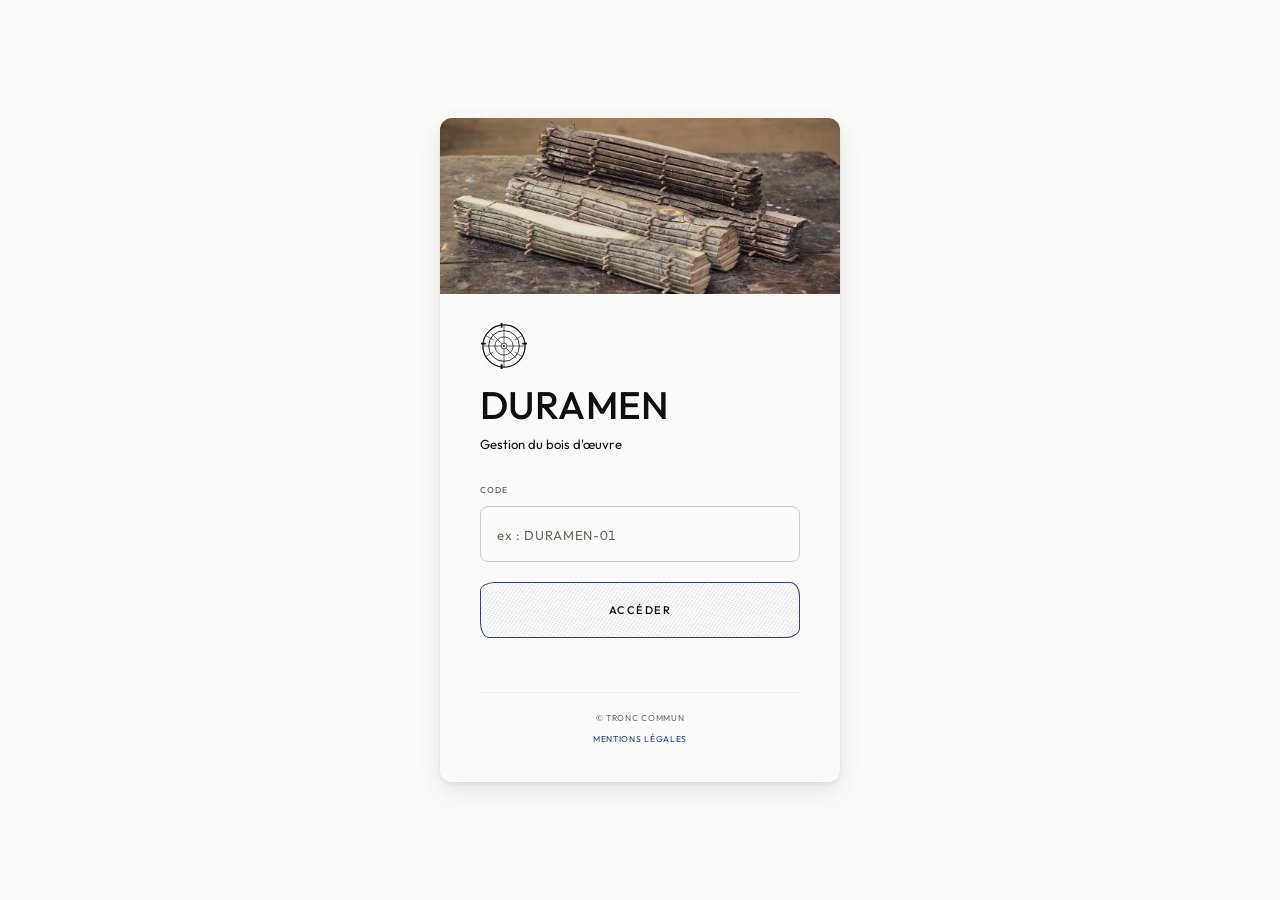
<file: index.html>
<!DOCTYPE html>
<html lang="fr">
<head>
<meta charset="UTF-8">
<meta name="viewport" content="width=device-width, initial-scale=1.0">
<title>DURAMEN — Tronc Commun</title>

<!-- PWA -->
<link rel="manifest" href="manifest.json">
<meta name="theme-color" content="#0F0F0E">
<meta name="apple-mobile-web-app-capable" content="yes">
<meta name="apple-mobile-web-app-status-bar-style" content="black-translucent">
<meta name="apple-mobile-web-app-title" content="DURAMEN">
<link rel="apple-touch-icon" href="icon-192.png">
<link rel="icon" type="image/png" sizes="192x192" href="icon-192.png">
<link rel="icon" type="image/png" sizes="512x512" href="icon-512.png">

<!-- Fonts -->
<link href="https://fonts.googleapis.com/css2?family=Outfit:wght@200;300;400;500;600&display=swap" rel="stylesheet">
<link rel="stylesheet" href="theme.css">
<link rel="stylesheet" href="ui.css">
</head>
<body>

<!-- ─── HEADER ─── -->
<header>
  <div class="header-inner">

    <!-- Logo : bouton noir + duramen blanc -->
    <div class="logo-mark">
      <!-- Duramen SVG en blanc -->
      <svg xmlns="http://www.w3.org/2000/svg" viewBox="0 0 200 200" fill="none" aria-label="Duramen" style="color:#fff">
        <g transform="translate(100,100)">
          <circle cx="0" cy="0" r="88" stroke="currentColor" stroke-width="5"/>
          <rect x="-96" y="-14" width="20" height="8" rx="2" fill="currentColor"/>
          <rect x="76"  y="-14" width="20" height="8" rx="2" fill="currentColor"/>
          <rect x="-14" y="-96" width="8" height="20" rx="2" fill="currentColor"/>
          <rect x="-14" y="76"  width="8" height="20" rx="2" fill="currentColor"/>
          <circle cx="0" cy="0" r="64" stroke="currentColor" stroke-width="3.5"/>
          <circle cx="0" cy="0" r="38" stroke="currentColor" stroke-width="3"/>
          <circle cx="0" cy="0" r="12" stroke="currentColor" stroke-width="3"/>
          <circle cx="0" cy="0" r="4" fill="currentColor"/>
          <line x1="-88" y1="0" x2="-12" y2="0" stroke="currentColor" stroke-width="2.5"/>
          <line x1="12"  y1="0" x2="88"  y2="0" stroke="currentColor" stroke-width="2.5"/>
          <line x1="-52" y1="-52" x2="-9"  y2="-9"  stroke="currentColor" stroke-width="2.5"/>
          <line x1="9"   y1="9"   x2="52"  y2="52"  stroke="currentColor" stroke-width="2.5"/>
          <line x1="0"   y1="-88" x2="0"   y2="-12" stroke="currentColor" stroke-width="2.5"/>
          <line x1="0"   y1="88"  x2="0"   y2="12"  stroke="currentColor" stroke-width="2.5"/>
          <line x1="76"  y1="-44" x2="44"  y2="-25" stroke="currentColor" stroke-width="2.5"/>
          <line x1="76"  y1="44"  x2="44"  y2="25"  stroke="currentColor" stroke-width="2.5"/>
          <line x1="-76" y1="-44" x2="-44" y2="-25" stroke="currentColor" stroke-width="2.5"/>
          <line x1="-76" y1="44"  x2="-44" y2="25"  stroke="currentColor" stroke-width="2.5"/>
        </g>
      </svg>
    </div>

    <div class="header-title">
      <div class="title-duramen">DURAMEN</div>
      <div class="title-sub">Dynamique pour un Usage Raisonné des Arbres de la MEtropole Nantaise</div>
      <div class="title-tc">Tronc Commun — Gestion du stock bois d'œuvre</div>
    </div>

    <div class="header-right" id="header-stats">
      <div class="stat-pill">Stock : <strong id="hs-vol">—</strong> m³ bruts</div>
      <div class="stat-pill"><strong id="hs-lots">—</strong> grumes · <strong id="hs-essences">—</strong> essences</div>
    </div>
  </div>
</header>

<!-- ─── TABS ─── -->
<div class="tabs-wrap">
  <div class="tabs">
    <button class="tab active" onclick="switchTab('saisie',this)">
      <span class="tab-icon">
        <svg width="14" height="14" viewBox="0 0 24 24" aria-hidden="true"><path class="picto-trait" d="M10.2 6.2c4.1-.2 7.3 3 7.2 7-.1 4.1-3.3 7.2-7.3 7.1-3.9-.1-7-3.2-6.9-7.2.1-3.8 3.1-6.8 7-6.9z"/><circle class="picto-point" cx="10.3" cy="13.3" r="1.4"/><path class="picto-trait" d="M19.8 1.8v5.4M17.1 4.5h5.4"/></svg>
      </span>
      Nouvelle grume
    </button>
    <button class="tab" onclick="switchTab('historique',this)">
      <span class="tab-icon">
        <svg width="14" height="14" viewBox="0 0 24 24" aria-hidden="true"><path class="picto-trait" d="M14.6 4.4c2.6 0 4.7 2.1 4.6 4.7 0 2.6-2.1 4.6-4.7 4.6"/><path class="picto-trait" d="M7.4 7.6c3.5-.2 6.3 2.6 6.2 6.1-.1 3.5-2.8 6.2-6.3 6.1C3.9 19.8 1.2 17 1.3 13.6c.1-3.3 2.8-5.9 6.1-6z"/><path class="picto-trait" d="M16.7 9.7c3.3 0 5.9 2.7 5.9 6 0 3.2-2.6 5.8-5.9 5.8-1.4 0-2.7-.5-3.7-1.3"/><circle class="picto-point" cx="7.4" cy="13.7" r="1.3"/></svg>
      </span>
      Stock
    </button>
    <button class="tab" onclick="switchTab('stock',this)">
      <span class="tab-icon">
        <svg width="14" height="14" viewBox="0 0 24 24" aria-hidden="true"><path class="picto-trait" d="M10.2 6.2c4.1-.2 7.3 3 7.2 7-.1 4.1-3.3 7.2-7.3 7.1-3.9-.1-7-3.2-6.9-7.2.1-3.8 3.1-6.8 7-6.9z"/><path class="picto-fin" d="M5.1 11.6c3.4-.1 6.9-.1 10.3 0M5 15.1c3.5-.1 6.9-.1 10.4 0"/><circle class="picto-point" cx="10.3" cy="9.3" r="1.3"/><path class="picto-trait" d="M17 7l5.2-5.2M18.1 1.8h4.1v4.1"/></svg>
      </span>
      Extraction
    </button>
  </div>
</div>

<!-- ─── BOTTOM NAV mobile ─── -->
<nav class="bottom-nav" aria-label="Navigation principale">
  <div class="bottom-nav-inner">
    <button class="bnav-btn" onclick="switchTab('accueil',this)" data-panel="accueil">
      <svg viewBox="0 0 24 24" aria-hidden="true"><path class="picto-trait" d="M12 3.4c4.8-.2 8.7 3.6 8.6 8.5-.1 4.9-3.9 8.6-8.7 8.5-4.7-.1-8.4-3.9-8.3-8.6.1-4.6 3.8-8.2 8.4-8.4z"/><circle class="picto-point" cx="12" cy="12" r="1.6"/></svg>
      Accueil
    </button>
    <button class="bnav-btn active" onclick="switchTab('saisie',this)" data-panel="saisie">
      <svg viewBox="0 0 24 24" aria-hidden="true"><path class="picto-trait" d="M10.2 6.2c4.1-.2 7.3 3 7.2 7-.1 4.1-3.3 7.2-7.3 7.1-3.9-.1-7-3.2-6.9-7.2.1-3.8 3.1-6.8 7-6.9z"/><circle class="picto-point" cx="10.3" cy="13.3" r="1.4"/><path class="picto-trait" d="M19.8 1.8v5.4M17.1 4.5h5.4"/></svg>
      Nouveau
    </button>
    <button class="bnav-btn" onclick="switchTab('historique',this)" data-panel="historique">
      <svg viewBox="0 0 24 24" aria-hidden="true"><path class="picto-trait" d="M14.6 4.4c2.6 0 4.7 2.1 4.6 4.7 0 2.6-2.1 4.6-4.7 4.6"/><path class="picto-trait" d="M7.4 7.6c3.5-.2 6.3 2.6 6.2 6.1-.1 3.5-2.8 6.2-6.3 6.1C3.9 19.8 1.2 17 1.3 13.6c.1-3.3 2.8-5.9 6.1-6z"/><path class="picto-trait" d="M16.7 9.7c3.3 0 5.9 2.7 5.9 6 0 3.2-2.6 5.8-5.9 5.8-1.4 0-2.7-.5-3.7-1.3"/><circle class="picto-point" cx="7.4" cy="13.7" r="1.3"/></svg>
      Stock
    </button>
    <button class="bnav-btn" onclick="switchTab('stock',this)" data-panel="stock">
      <svg viewBox="0 0 24 24" aria-hidden="true"><path class="picto-trait" d="M10.2 6.2c4.1-.2 7.3 3 7.2 7-.1 4.1-3.3 7.2-7.3 7.1-3.9-.1-7-3.2-6.9-7.2.1-3.8 3.1-6.8 7-6.9z"/><path class="picto-fin" d="M5.1 11.6c3.4-.1 6.9-.1 10.3 0M5 15.1c3.5-.1 6.9-.1 10.4 0"/><circle class="picto-point" cx="10.3" cy="9.3" r="1.3"/><path class="picto-trait" d="M17 7l5.2-5.2M18.1 1.8h4.1v4.1"/></svg>
      Extraction
    </button>
  </div>
</nav>

<main>

  <!-- ═══ ACCUEIL MOBILE ═══ -->
  <div class="panel" id="panel-accueil">
    <div class="accueil-commune-row">
      <span class="commune-chip home-commune-badge" id="accueil-commune">—</span>
    </div>
    <div class="accueil-stock">
      <div class="accueil-stock-val" id="accueil-stock-val">—</div>
      <div class="home-stock-unit">m³ en grumes brutes</div>
    </div>
    <div class="accueil-actions">
      <button class="btn-home btn-home-primary" onclick="switchTab('saisie',this)" data-panel="saisie">
        <span class="btn-home-icon-box">
          <svg class="btn-home-icon-svg" viewBox="0 0 24 24" aria-hidden="true"><path class="picto-trait" d="M10.2 6.2c4.1-.2 7.3 3 7.2 7-.1 4.1-3.3 7.2-7.3 7.1-3.9-.1-7-3.2-6.9-7.2.1-3.8 3.1-6.8 7-6.9z"/><circle class="picto-point" cx="10.3" cy="13.3" r="1.4"/><path class="picto-trait" d="M19.8 1.8v5.4M17.1 4.5h5.4"/></svg>
        </span>
        <span class="btn-home-text">
          <span class="btn-home-label">Ajouter au stock</span>
          <span class="btn-home-sub">Saisir une nouvelle grume</span>
        </span>
        <span class="btn-home-arrow">›</span>
      </button>
      <button class="btn-home btn-home-secondary" onclick="switchTab('historique',this)" data-panel="historique">
        <span class="btn-home-icon-box btn-home-icon-voir">
          <svg class="btn-home-icon-svg" viewBox="0 0 24 24" aria-hidden="true"><path class="picto-trait" d="M14.6 4.4c2.6 0 4.7 2.1 4.6 4.7 0 2.6-2.1 4.6-4.7 4.6"/><path class="picto-trait" d="M7.4 7.6c3.5-.2 6.3 2.6 6.2 6.1-.1 3.5-2.8 6.2-6.3 6.1C3.9 19.8 1.2 17 1.3 13.6c.1-3.3 2.8-5.9 6.1-6z"/><path class="picto-trait" d="M16.7 9.7c3.3 0 5.9 2.7 5.9 6 0 3.2-2.6 5.8-5.9 5.8-1.4 0-2.7-.5-3.7-1.3"/><circle class="picto-point" cx="7.4" cy="13.7" r="1.3"/></svg>
        </span>
        <span class="btn-home-text">
          <span class="btn-home-label">Voir le stock</span>
          <span class="btn-home-sub">Par essence, en temps réel</span>
        </span>
        <span class="btn-home-arrow">›</span>
      </button>
      <button class="btn-home btn-home-secondary" onclick="switchTab('stock',this)" data-panel="stock">
        <span class="btn-home-icon-box">
          <svg class="btn-home-icon-svg" viewBox="0 0 24 24" aria-hidden="true"><path class="picto-trait" d="M10.2 6.2c4.1-.2 7.3 3 7.2 7-.1 4.1-3.3 7.2-7.3 7.1-3.9-.1-7-3.2-6.9-7.2.1-3.8 3.1-6.8 7-6.9z"/><path class="picto-fin" d="M5.1 11.6c3.4-.1 6.9-.1 10.3 0M5 15.1c3.5-.1 6.9-.1 10.4 0"/><circle class="picto-point" cx="10.3" cy="9.3" r="1.3"/><path class="picto-trait" d="M17 7l5.2-5.2M18.1 1.8h4.1v4.1"/></svg>
        </span>
        <span class="btn-home-text">
          <span class="btn-home-label">Sortir des produits bois</span>
          <span class="btn-home-sub">Planches, avivés, destination</span>
        </span>
        <span class="btn-home-arrow">›</span>
      </button>
      <a class="btn-home btn-home-secondary btn-home-carte" href="../cartographie/" target="_blank" rel="noopener">
        <span class="btn-home-icon-box btn-home-icon-carte">
          <svg class="btn-home-icon-svg" viewBox="0 0 24 24" aria-hidden="true"><path class="picto-trait" d="M3.8 5.6l6.6-2.6 9 1.6 1.5 8.8-1.5 3.2"/><path class="picto-trait" d="M2.5 14.4l1.3-8.8"/><path class="picto-hach" d="M4.2 13.1l7.4-7.6M19.6 6.9l-2 2"/><path class="picto-trait" d="M2.2 17.6c3.4-1.7 6 .6 9.7.4 3.6-.2 6.1-2.3 9.9-1"/><path class="picto-fin" d="M12 6.5c2 0 3.6 1.6 3.6 3.6 0 2-1.6 3.6-3.6 3.6-2 0-3.6-1.6-3.6-3.6 0-2 1.6-3.6 3.6-3.6z"/><circle class="picto-point" cx="12" cy="10.1" r="1.4"/></svg>
        </span>
        <span class="btn-home-text">
          <span class="btn-home-label">Voir la carte</span>
          <span class="btn-home-sub">Mes grumes sur la carte</span>
        </span>
        <span class="btn-home-arrow">↗</span>
      </a>
      <div class="accueil-actions-sep"></div>
      <button class="btn-home btn-home-feedback" onclick="switchTab('feedback',this)" data-panel="feedback">
        <span class="btn-home-icon-box">
          <svg class="btn-home-icon-svg" viewBox="0 0 24 24" aria-hidden="true"><path class="picto-trait" d="M5.2 3.8c4.6-.4 9.2-.3 13.7.1 1.1.1 1.7.9 1.8 1.9.1 2.8.1 5.7-.1 8.5-.1 1.1-.9 1.8-1.9 1.8-2.6.1-5.1.1-7.7.1l-4.6 4 .4-4c-1 0-1.7-.8-1.8-1.8-.2-2.9-.2-5.7 0-8.6.1-1.1.9-1.9 2.2-2z"/><circle class="picto-point" cx="12" cy="10.1" r="1.4"/></svg>
        </span>
        <span class="btn-home-text">
          <span class="btn-home-label">Ticket retour</span>
          <span class="btn-home-sub">Donner mon avis — phase de test</span>
        </span>
        <span class="btn-home-arrow">›</span>
      </button>
    </div>
  </div>

  <!-- ═══ ONGLET 1 : NOUVELLE GRUME ═══ -->
  <div class="panel active" id="panel-saisie">
  </div>

  <!-- ═══ ONGLET 2 : STOCK ═══ -->
  <div class="panel" id="panel-stock">
    <div id="ext-content"></div>
    <div id="grume-sel-sheet-wrap">
      <div id="grume-sel-sheet-overlay" onclick="fermerGrumeSelSheet()"></div>
      <div id="grume-sel-sheet">
        <div class="grume-sel-handle"></div>
        <div id="grume-sel-content"></div>
      </div>
    </div>
  </div>

  <!-- ═══ ONGLET 4 : HISTORIQUE ═══ -->
  <div class="panel" id="panel-historique">
    <div class="histo-toggle-bar">
      <button class="histo-toggle-btn active" id="histo-btn-commune" onclick="switchHistoVue('commune')">Ma commune</button>
      <button class="histo-toggle-btn" id="histo-btn-communaute" onclick="switchHistoVue('communaute')">Communauté</button>
    </div>
    <div id="histo-content"></div>
  </div>


  <!-- ═══ PANEL : TICKET RETOUR ═══ -->
  <div class="panel" id="panel-feedback">
    <div class="feedback-header">
      <button class="feedback-retour-btn" onclick="retourAccueil()">← Accueil</button>
      <div class="feedback-titre">Ticket retour — phase de test</div>
    </div>
    <div class="feedback-card">
      <div class="feedback-section-label">Type de retour</div>
      <div class="feedback-types">
        <button class="feedback-type-btn" onclick="selFeedbackType(this,'usage-design')">Usage / Design</button>
        <button class="feedback-type-btn" onclick="selFeedbackType(this,'amelioration')">Amélioration</button>
        <button class="feedback-type-btn" onclick="selFeedbackType(this,'bug')">Bug</button>
        <button class="feedback-type-btn" onclick="selFeedbackType(this,'message-libre')">Message libre</button>
      </div>
      <div class="feedback-section-label">Votre message</div>
      <textarea class="feedback-textarea" id="feedback-message" placeholder="Décrivez votre retour en détail..."></textarea>
      <div class="feedback-actions">
        <button class="feedback-btn-envoyer" onclick="envoyerTicket()">Envoyer le ticket</button>
        <button class="feedback-btn-effacer" onclick="effacerTicket()">Effacer</button>
      </div>
    </div>
  </div>

  <!-- ═══ GRUME SHEET ═══ -->
  <div id="grume-sheet-wrap">
    <div id="grume-sheet-overlay" onclick="fermerGrumeSheet()"></div>
    <div id="grume-sheet">
      <div class="grume-sheet-handle"></div>
      <div id="grume-sheet-content"></div>
    </div>
  </div>

</main>

<!-- ─── ÉCRAN DE CONNEXION ─── -->
<div id="ecran-connexion" class="visible">
  <div class="login-card">
    <div class="login-logo">
      <svg xmlns="http://www.w3.org/2000/svg" viewBox="0 0 200 200" fill="none" aria-label="Duramen" style="color:var(--sumi)">
        <g transform="translate(100,100)">
          <circle cx="0" cy="0" r="88" stroke="currentColor" stroke-width="5"/>
          <rect x="-96" y="-14" width="20" height="8" rx="2" fill="currentColor"/>
          <rect x="76"  y="-14" width="20" height="8" rx="2" fill="currentColor"/>
          <rect x="-14" y="-96" width="8" height="20" rx="2" fill="currentColor"/>
          <rect x="-14" y="76"  width="8" height="20" rx="2" fill="currentColor"/>
          <circle cx="0" cy="0" r="64" stroke="currentColor" stroke-width="3.5"/>
          <circle cx="0" cy="0" r="38" stroke="currentColor" stroke-width="3"/>
          <circle cx="0" cy="0" r="12" stroke="currentColor" stroke-width="3"/>
          <circle cx="0" cy="0" r="4" fill="currentColor"/>
          <line x1="-88" y1="0" x2="-12" y2="0" stroke="currentColor" stroke-width="2.5"/>
          <line x1="12"  y1="0" x2="88"  y2="0" stroke="currentColor" stroke-width="2.5"/>
          <line x1="-52" y1="-52" x2="-9"  y2="-9"  stroke="currentColor" stroke-width="2.5"/>
          <line x1="9"   y1="9"   x2="52"  y2="52"  stroke="currentColor" stroke-width="2.5"/>
          <line x1="0"   y1="-88" x2="0"   y2="-12" stroke="currentColor" stroke-width="2.5"/>
          <line x1="0"   y1="88"  x2="0"   y2="12"  stroke="currentColor" stroke-width="2.5"/>
          <line x1="76"  y1="-44" x2="44"  y2="-25" stroke="currentColor" stroke-width="2.5"/>
          <line x1="76"  y1="44"  x2="44"  y2="25"  stroke="currentColor" stroke-width="2.5"/>
          <line x1="-76" y1="-44" x2="-44" y2="-25" stroke="currentColor" stroke-width="2.5"/>
          <line x1="-76" y1="44"  x2="-44" y2="25"  stroke="currentColor" stroke-width="2.5"/>
        </g>
      </svg>
    </div>
    <div class="login-title">DURAMEN</div>
    <div class="login-sub">Gestion du bois d'œuvre</div>
    <label class="login-field-label" for="login-code">CODE</label>
    <input class="login-input" type="text" id="login-code"
      placeholder="ex : DURAMEN-01"
      autocomplete="off" autocorrect="off" autocapitalize="characters" spellcheck="false"
      onkeydown="if(event.key==='Enter') tentativeConnexion()">
    <button class="login-btn" id="btn-login" onclick="tentativeConnexion()">ACCÉDER</button>
    <div class="login-error" id="login-erreur"></div>
    <div class="login-footer-links">
      <span class="login-copyright">© Tronc Commun</span>
      <a href="#" onclick="afficherMentions();return false;">Mentions légales</a>
    </div>
  </div>
</div>

<!-- ─── MENTIONS LÉGALES ─── -->
<div id="panel-mentions" class="hidden">
  <div id="panel-mentions-inner">
    <div class="mentions-body">
      <h2>Mentions légales &amp; Conditions d'utilisation</h2>
      <div class="date">Version 1.0 — 2026</div>
      <h3>1. Éditeur</h3>
      <p><strong>Tronc Commun</strong><br>La Montagne — 44620 · <a href="mailto:contact.tronccommun@gmail.com">contact.tronccommun@gmail.com</a> · SIRET 985 323 146 00011<br>Responsable de publication : Tronc Commun</p>
      <h3>2. Hébergement</h3>
      <p><strong>GitHub Pages</strong> — GitHub, Inc., San Francisco, CA, États-Unis.</p>
      <p><strong>Supabase</strong> — Supabase Inc. Données stockées dans l'Union européenne (région eu-west).</p>
      <h3>3. Nature de l'application</h3>
      <div class="mentions-highlight">DURAMEN est un <strong>outil expérimental de recensement de ressources naturelles</strong>, mis à disposition gratuitement dans le cadre d'une phase de test. Il ne constitue pas un logiciel certifié et ne saurait engager la responsabilité de son éditeur en cas d'interruption de service, de perte de données ou d'inexactitude des informations saisies.</div>
      <h3>4. Données collectées</h3>
      <p>DURAMEN ne collecte <strong>aucune donnée personnelle</strong> au sens du RGPD. Les données enregistrées sont exclusivement : volumes et essences de bois d'œuvre, noms de communes (données publiques), informations techniques sur les grumes, codes d'accès anonymisés.</p>
      <h3>5. Partage des données entre communes</h3>
      <p>Toutes les grumes enregistrées sont <strong>partagées automatiquement</strong> avec les autres communes de la métropole. Elles les consultent en lecture seule. Seule la commune propriétaire ajoute ou extrait du bois de son stock. Les codes d'accès restent privés.</p>
      <h3>6. Accès et contrôle</h3>
      <p>L'accès est conditionné à un code d'accès communal attribué par l'éditeur. Ce code est partageable uniquement avec les agents habilités de la même commune (maximum 3 agents par code). L'éditeur se réserve le droit de désactiver tout code sans préavis en cas d'usage non conforme.</p>
      <h3>7. Responsabilité</h3>
      <p>La responsabilité de l'éditeur ne peut être engagée en cas d'interruption de service (GitHub, Supabase), de perte de données consécutive à une défaillance technique, d'usage non conforme, ou de dommages indirects.</p>
      <h3>8. Propriété intellectuelle</h3>
      <p>L'application DURAMEN, son interface, ses graphismes et son code source sont la propriété exclusive de l'éditeur. Toute reproduction sans autorisation est interdite.</p>
      <h3>9. Contact</h3>
      <p><a href="mailto:contact.tronccommun@gmail.com">contact.tronccommun@gmail.com</a></p>
      <div style="margin-top:28px">
        <button class="btn btn-outline" onclick="fermerMentions()">← Retour</button>
      </div>
    </div>
  </div>
</div>

<footer>
  <span>DURAMEN</span> · Tronc Commun · Outil expérimental de recensement du bois d'œuvre ·
  <a href="#" onclick="afficherMentions();return false;" class="footer-link">Mentions légales</a>
</footer>

<script src="core.js"></script>
<script src="app.js"></script>
<script>
if ('serviceWorker' in navigator) {
  // Mise à jour en une seule ouverture : dès que la nouvelle version
  // est prête, l'app se recharge une fois pour l'afficher.
  // Pas de rechargement à la toute première installation.
  var swDejaActif = !!navigator.serviceWorker.controller;
  var swRecharge  = false;
  navigator.serviceWorker.addEventListener('controllerchange', function () {
    if (!swDejaActif || swRecharge) return;
    swRecharge = true;
    window.location.reload();
  });
  // App rouverte depuis l'arrière-plan : chercher une nouvelle version
  document.addEventListener('visibilitychange', function () {
    if (document.visibilityState !== 'visible') return;
    navigator.serviceWorker.getRegistration().then(function (r) { if (r) r.update(); });
  });
  navigator.serviceWorker.register('./sw.js');
}
</script>
</body>
</html>
</file>
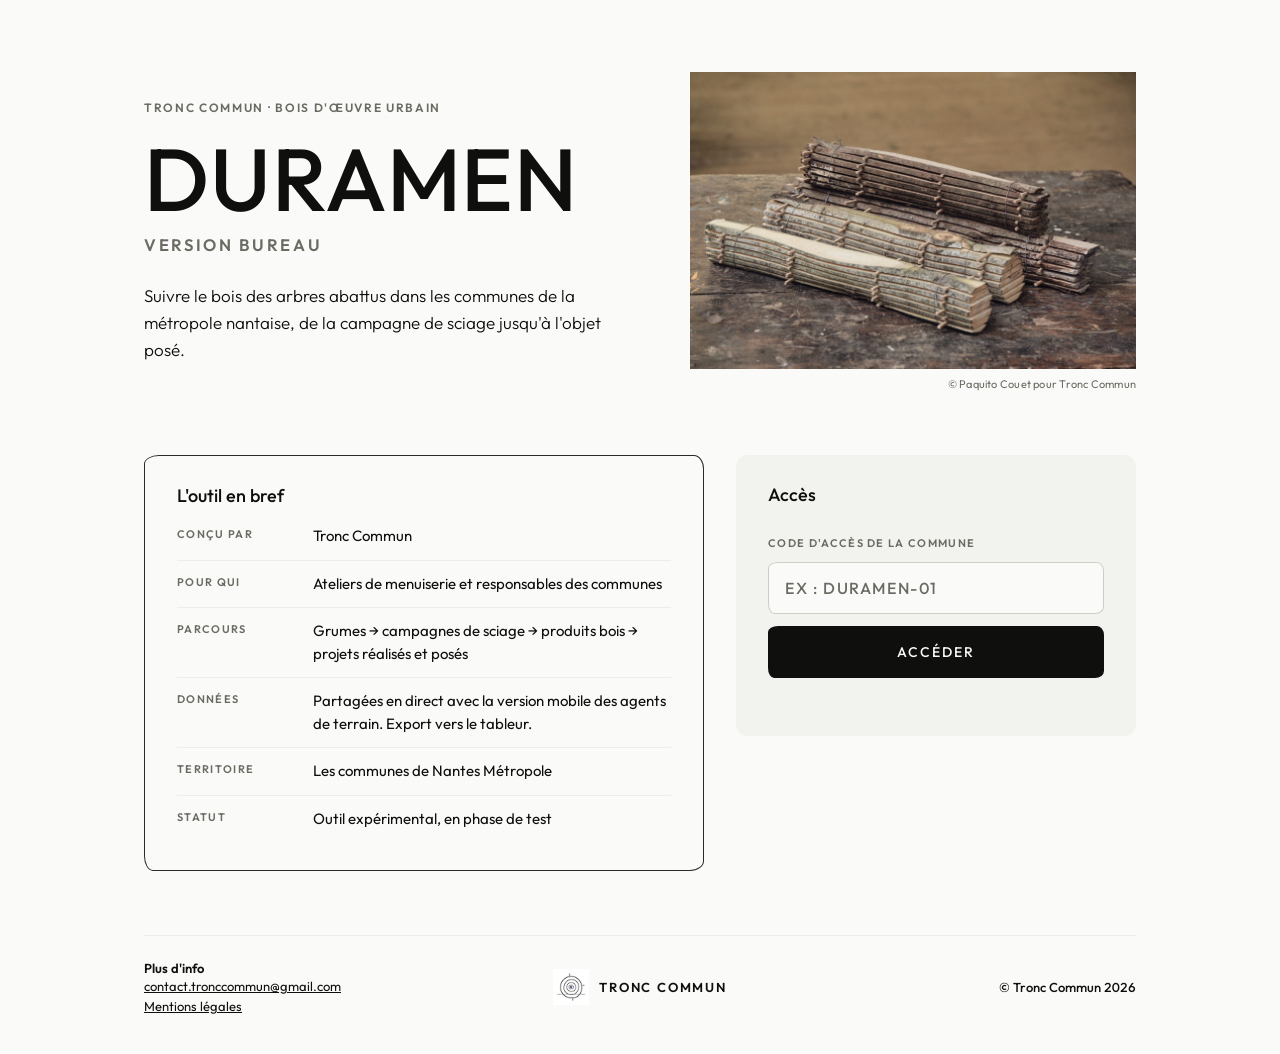
<file: bureau/index.html>
<!DOCTYPE html>
<html lang="fr">
<head>
<meta charset="UTF-8">
<meta name="viewport" content="width=device-width, initial-scale=1.0">
<title>DURAMEN Bureau — Tronc Commun</title>
<link href="https://fonts.googleapis.com/css2?family=Outfit:wght@200;300;400;500;600&display=swap" rel="stylesheet">
<link rel="stylesheet" href="../theme.css">
<link rel="stylesheet" href="ui.css">
</head>
<body>

<!-- ─── CONNEXION : fiche de présentation ─── -->
<div id="b-connexion">
  <div class="b-fiche">

    <header class="b-fiche-haut">
      <div class="b-fiche-titre-bloc">
        <div class="b-fiche-surtitre">Tronc Commun · bois d'œuvre urbain</div>
        <h1 class="b-fiche-titre">Duramen<span class="b-fiche-titre-petit">version bureau</span></h1>
        <p class="b-fiche-accroche">Suivre le bois des arbres abattus dans les communes de la métropole nantaise, de la campagne de sciage jusqu'à l'objet posé.</p>
      </div>
      <figure class="b-fiche-figure">
        <div class="b-fiche-illustration">
          <img class="b-fiche-image" src="illustration-accueil.jpg" width="1800" height="1200"
            alt="Planches sciées, empilées sur baguettes et cerclées de fil, sur un établi">
        </div>
        <figcaption class="b-fiche-credit">© Paquito Couet pour Tronc Commun</figcaption>
      </figure>
    </header>

    <div class="b-fiche-milieu">
      <section class="b-fiche-infos" aria-labelledby="b-fiche-infos-titre">
        <h2 class="b-fiche-h2" id="b-fiche-infos-titre">L'outil en bref</h2>
        <dl class="b-fiche-dl">
          <div class="b-fiche-ligne"><dt>Conçu par</dt><dd>Tronc Commun</dd></div>
          <div class="b-fiche-ligne"><dt>Pour qui</dt><dd>Ateliers de menuiserie et responsables des communes</dd></div>
          <div class="b-fiche-ligne"><dt>Parcours</dt><dd>Grumes → campagnes de sciage → produits bois → projets réalisés et posés</dd></div>
          <div class="b-fiche-ligne"><dt>Données</dt><dd>Partagées en direct avec la version mobile des agents de terrain. Export vers le tableur.</dd></div>
          <div class="b-fiche-ligne"><dt>Territoire</dt><dd>Les communes de Nantes Métropole</dd></div>
          <div class="b-fiche-ligne"><dt>Statut</dt><dd>Outil expérimental, en phase de test</dd></div>
        </dl>
      </section>

      <section class="b-fiche-acces" aria-labelledby="b-fiche-acces-titre">
        <h2 class="b-fiche-h2" id="b-fiche-acces-titre">Accès</h2>
        <label class="b-login-label" for="b-login-code">Code d'accès de la commune</label>
        <input class="b-login-input" type="text" id="b-login-code"
          placeholder="ex : DURAMEN-01"
          autocomplete="off" autocorrect="off" autocapitalize="characters" spellcheck="false"
          onkeydown="if(event.key==='Enter') bTentativeConnexion()">
        <button class="b-login-btn" onclick="bTentativeConnexion()">Accéder</button>
        <div class="b-login-erreur" id="b-login-erreur"></div>
      </section>
    </div>

    <footer class="b-fiche-pied">
      <div class="b-fiche-pied-bloc">
        <span class="b-fiche-pied-lbl">Plus d'info</span>
        <a href="mailto:contact.tronccommun@gmail.com">contact.tronccommun@gmail.com</a>
        <a href="#" onclick="bAfficherMentions();return false;">Mentions légales</a>
      </div>
      <div class="b-fiche-marque">
        <img src="../icon-192.png" alt="" class="b-fiche-logo">
        <span>Tronc Commun</span>
      </div>
      <div class="b-fiche-pied-bloc b-fiche-pied-droite">© Tronc Commun 2026</div>
    </footer>

  </div>
</div>

<!-- ─── APPLICATION ─── -->
<div id="b-app" class="hidden">

  <!-- BARRE LATÉRALE : le parcours du bois, puis les données -->
  <aside class="b-nav">
    <div class="b-nav-marque">
      <img src="../icon-192.png" alt="" class="b-nav-logo">
      <div>
        <div class="b-nav-nom">Duramen</div>
        <div class="b-nav-sous">version bureau</div>
      </div>
    </div>
    <div class="b-commune-badge" id="b-commune-badge">—</div>

    <nav class="b-nav-menu" aria-label="Navigation">
      <div class="b-nav-groupe">Parcours du bois</div>
      <ol class="b-nav-parcours">
        <li><button class="b-tab active" id="b-tab-grumes" onclick="bSwitchTab('grumes')"><span class="b-nav-num">1</span><span class="b-nav-txt"><span class="b-nav-lbl">Grumes</span><span class="b-nav-aide">Stock brut</span></span></button></li>
        <li><button class="b-tab" id="b-tab-campagnes" onclick="bSwitchTab('campagnes')"><span class="b-nav-num">2</span><span class="b-nav-txt"><span class="b-nav-lbl">Campagnes de sciage</span><span class="b-nav-aide">Préparer, scier</span></span></button></li>
        <li><button class="b-tab" id="b-tab-produits" onclick="bSwitchTab('produits')"><span class="b-nav-num">3</span><span class="b-nav-txt"><span class="b-nav-lbl">Produits bois</span><span class="b-nav-aide">Stock scié</span></span></button></li>
        <li><button class="b-tab" id="b-tab-projets" onclick="bSwitchTab('projets')"><span class="b-nav-num">4</span><span class="b-nav-txt"><span class="b-nav-lbl">Projets</span><span class="b-nav-aide">Réalisation, pose</span></span></button></li>
      </ol>
      <div class="b-nav-groupe">Données</div>
      <button class="b-tab b-nav-item" id="b-tab-metropole" onclick="bSwitchTab('metropole')"><svg class="b-nav-ico" viewBox="0 0 24 24" aria-hidden="true"><path d="M12 3.4c4.8-.2 8.7 3.6 8.6 8.5-.1 4.9-3.9 8.6-8.7 8.5-4.7-.1-8.4-3.9-8.3-8.6.1-4.6 3.8-8.2 8.4-8.4z"/><path class="b-picto-fin" d="M2.2 14.6c3.2-1.5 5.8.6 9.6.4 3.6-.2 6.2-2.1 10-.9"/><circle class="b-picto-point" cx="12" cy="9.4" r="1.6"/></svg><span>Métropole</span></button>
      <button class="b-tab b-nav-item" id="b-tab-export" onclick="bSwitchTab('export')"><svg class="b-nav-ico" viewBox="0 0 24 24" aria-hidden="true"><path d="M8.4 3.6c2.6-.1 4.6 1.9 4.5 4.4 0 2.5-2 4.5-4.5 4.4-2.4 0-4.4-2-4.3-4.5 0-2.4 1.9-4.3 4.3-4.3z"/><circle class="b-picto-point" cx="8.5" cy="8" r="1.3"/><path d="M17.2 5.8v9.6M13.9 12.6l3.3 3.3 3.3-3.3"/><path d="M3.4 20.2c5.7.2 11.4.2 17.1-.1"/></svg><span>Export tableur</span></button>
    </nav>

    <div class="b-nav-bas">
      <button class="b-tab b-nav-item b-tab-feedback" id="b-tab-feedback" onclick="bSwitchTab('feedback')"><svg class="b-nav-ico" viewBox="0 0 24 24" aria-hidden="true"><path d="M5.2 3.8c4.6-.4 9.2-.3 13.7.1 1.1.1 1.7.9 1.8 1.9.1 2.8.1 5.7-.1 8.5-.1 1.1-.9 1.8-1.9 1.8-2.6.1-5.1.1-7.7.1l-4.6 4 .4-4c-1 0-1.7-.8-1.8-1.8-.2-2.9-.2-5.7 0-8.6.1-1.1.9-1.9 2.2-2z"/><circle class="b-picto-point" cx="12" cy="10.1" r="1.4"/></svg><span>Ticket retour</span></button>
      <button class="b-nav-item b-mentions-btn" onclick="bAfficherMentions()"><svg class="b-nav-ico" viewBox="0 0 24 24" aria-hidden="true"><path d="M6.3 3.2c2.6-.1 5.2-.1 7.8 0l4 4.1c.1 4.5.1 9 0 13.5-3.9.2-7.8.2-11.8 0-.2-5.8-.2-11.7 0-17.6z"/><path d="M14 3.4v3.9h4"/><path class="b-picto-fin" d="M9 12c2-.1 4-.1 6 0M9 15.8c2-.1 4-.1 6 0"/></svg><span>Mentions légales</span></button>
      <button class="b-nav-item b-deconnexion-btn" onclick="bDeconnecter()"><svg class="b-nav-ico" viewBox="0 0 24 24" aria-hidden="true"><path d="M14 4.2c1.7-.1 3.4-.1 5 .1.2 5.2.2 10.4 0 15.5-1.6.2-3.3.2-5 .1"/><path d="M10.2 8l-4.1 4 4.1 4M6.3 12c3.2-.1 6.4-.1 9.6 0"/></svg><span>Déconnexion</span></button>
      <div class="b-nav-signature">Un outil conçu par Tronc Commun</div>
    </div>
  </aside>

  <div class="b-contenu">

    <!-- CHIFFRES CLÉS : les 4 étapes du bois -->
    <section class="b-chiffres" aria-label="Chiffres clés">
      <div class="b-stat-block">
        <div class="b-stat-lbl">Grumes en stock</div>
        <div class="b-stat-val b-stat-val-blue" id="b-stat-grumes">—</div>
        <div class="b-stat-sub" id="b-stat-grumes-sub">—</div>
      </div>
      <div class="b-stat-block">
        <div class="b-stat-lbl">Campagnes de sciage</div>
        <div class="b-stat-val" id="b-stat-camp">—</div>
        <div class="b-stat-sub" id="b-stat-camp-sub">—</div>
      </div>
      <div class="b-stat-block">
        <div class="b-stat-lbl">Produits bois</div>
        <div class="b-stat-val b-stat-val-blue" id="b-stat-produits">—</div>
        <div class="b-stat-sub" id="b-stat-produits-sub">—</div>
      </div>
      <div class="b-stat-block">
        <div class="b-stat-lbl">Projets</div>
        <div class="b-stat-val" id="b-stat-projets">—</div>
        <div class="b-stat-sub" id="b-stat-projets-sub">—</div>
      </div>
    </section>

  <!-- Bandeau : données non actualisées (pas de réseau) -->
  <div class="b-bandeau hidden" id="b-bandeau-reseau">
    Pas de réseau : les données affichées datent du dernier chargement. Les enregistrements se font avec réseau.
  </div>

  <!-- CONTENU -->
  <main class="b-main">

    <!-- ══ 1 · GRUMES ══ -->
    <div class="b-panel active" id="b-panel-grumes">
      <div class="b-page-tete">
        <h1 class="b-page-titre">Grumes</h1>
        <p class="b-page-accroche">Le stock brut de la commune. Les grumes les plus urgentes à débiter sont en haut.</p>
      </div>
      <div class="b-panel-pad">
        <div class="b-barre-titre">
          <div class="b-section-lbl">Répartition du stock de grumes par essence</div>
        </div>
        <div class="b-commune-donut-section">
          <div class="b-donut-wrap b-commune-donut-wrap">
            <svg class="b-donut-svg" viewBox="0 0 200 200" id="b-grumes-donut-svg"></svg>
          </div>
          <div class="b-commune-donut-legende" id="b-grumes-donut-legende"></div>
        </div>

        <div class="b-barre-titre">
          <div class="b-section-lbl">Grumes en stock</div>
          <button class="b-btn b-btn-ghost" onclick="bOuvrirSortieGrume()">Sortir une grume entière (exception)</button>
        </div>
        <div class="b-table-wrap">
          <table class="b-table">
            <thead>
              <tr><th>N° grume</th><th>Essence</th><th>Dimensions</th><th>Volume</th><th>Abattage</th><th>Provenance</th><th>Débit</th><th>État</th></tr>
            </thead>
            <tbody id="b-grumes-tbody"></tbody>
          </table>
        </div>
        <p class="b-note">La saisie des grumes et leur numérotation se font sur le terrain, dans la version mobile.</p>
      </div>
    </div>

    <!-- ══ 2 · CAMPAGNES DE SCIAGE ══ -->
    <div class="b-panel" id="b-panel-campagnes">
      <div class="b-page-tete">
        <h1 class="b-page-titre">Campagnes de sciage</h1>
        <p class="b-page-accroche">Préparer le débit avec le scieur, imprimer la feuille de débit, puis noter ce qui a été scié.</p>
      </div>
      <div class="b-panel-pad">
        <div class="b-barre-titre">
          <div class="b-section-lbl">Campagnes en préparation</div>
          <button class="b-btn b-btn-primary" onclick="bOuvrirPreparation()">+ Préparer une campagne de sciage</button>
        </div>
        <div id="b-camp-ouvertes"></div>

        <div class="b-barre-titre b-mt">
          <div class="b-section-lbl">Campagnes clôturées</div>
        </div>
        <div class="b-table-wrap">
          <table class="b-table">
            <thead>
              <tr><th>Campagne</th><th>Sciée le</th><th>Grumes sciées</th><th>Pièces obtenues</th><th>Volume de grumes</th><th>Volume de produits</th></tr>
            </thead>
            <tbody id="b-camp-closes-tbody"></tbody>
          </table>
        </div>
      </div>
    </div>

    <!-- ══ 3 · PRODUITS BOIS ══ -->
    <div class="b-panel" id="b-panel-produits">
      <div class="b-page-tete">
        <h1 class="b-page-titre">Produits bois</h1>
        <p class="b-page-accroche">Les plots et avivés issus du sciage, prêts à partir vers un projet.</p>
      </div>
      <div class="b-panel-pad">
        <div class="b-barre-titre">
          <div class="b-section-lbl">Produits bois en stock</div>
          <button class="b-btn b-btn-primary" onclick="bOuvrirSortieProduits()">Sortir des produits pour un projet</button>
        </div>
        <div class="b-table-wrap">
          <table class="b-table">
            <thead>
              <tr><th>Essence</th><th>Produit</th><th>Grume d'origine</th><th>En stock</th><th>Volume</th><th>Scié le</th><th>Séchage</th></tr>
            </thead>
            <tbody id="b-produits-tbody"></tbody>
          </table>
        </div>
        <p class="b-note">Séchage à l'air : 1 cm par an et par face. C'est une information : un produit en séchage peut être sorti.</p>
      </div>
    </div>

    <!-- ══ 4 · PROJETS : sortie → réalisation → pose ══ -->
    <div class="b-panel" id="b-panel-projets">
      <div class="b-page-tete">
        <h1 class="b-page-titre">Projets</h1>
        <p class="b-page-accroche">Le bois sorti du stock, jusqu'à l'objet réalisé et posé.</p>
      </div>
      <div class="b-panel-pad">
        <div class="b-barre-titre">
          <div class="b-section-lbl">Suivi des projets</div>
          <select class="b-select-sm" id="b-projets-filtre" onchange="bAfficherProjets()">
            <option value="">Toutes les étapes</option>
            <option value="sorti">À réaliser</option>
            <option value="realise">Réalisés, à poser</option>
            <option value="pose">Posés</option>
          </select>
        </div>
        <div id="b-projets-liste"></div>
      </div>
    </div>

    <!-- ══ MÉTROPOLE ══ -->
    <div class="b-panel" id="b-panel-metropole">
      <div class="b-page-tete">
        <h1 class="b-page-titre">Métropole</h1>
        <p class="b-page-accroche">Le bois disponible dans les communes de la métropole, en lecture seule.</p>
      </div>
      <div class="b-metro-topbar">
        <div class="b-metro-filtres">
          <select class="b-select-sm" id="b-metro-filtre-commune" onchange="bAfficherMetropole()">
            <option value="">Toutes communes</option>
          </select>
          <select class="b-select-sm" id="b-metro-filtre-essence" onchange="bAfficherMetropole()">
            <option value="">Toutes essences</option>
          </select>
        </div>
      </div>
      <div class="b-metro-layout">
        <div class="b-metro-gauche">
          <div class="b-section-lbl">Grumes par commune</div>
          <div class="b-donut-section b-metro-donut-section">
            <div class="b-donut-wrap">
              <svg class="b-donut-svg" viewBox="0 0 200 200" id="b-donut-svg"></svg>
              <div class="b-donut-center" id="b-donut-center"></div>
            </div>
            <div class="b-donut-legende" id="b-donut-legende"></div>
          </div>
        </div>
        <div class="b-metro-droite">
          <div class="b-section-lbl">Bois disponible</div>
          <div class="b-table-wrap">
            <table class="b-table">
              <thead>
                <tr><th>Commune</th><th>Essence</th><th>Grumes</th><th>Volume de grumes</th><th>Pièces de produits</th><th>Volume de produits</th></tr>
              </thead>
              <tbody id="b-metro-tbody"></tbody>
            </table>
          </div>
        </div>
      </div>
    </div>

    <!-- ══ EXPORT TABLEUR ══ -->
    <div class="b-panel" id="b-panel-export">
      <div class="b-page-tete">
        <h1 class="b-page-titre">Export tableur</h1>
        <p class="b-page-accroche">Choisissez les données, puis exportez. Le fichier s'ouvre dans Excel ou LibreOffice.</p>
      </div>
      <div class="b-export-filtres">
        <div class="b-filtre-card">
          <div class="b-filtre-card-titre">Données</div>
          <div class="b-field">
            <label class="b-field-lbl" for="b-exp-donnees">Tableau à exporter</label>
            <select class="b-select-filtre" id="b-exp-donnees" onchange="bMajExport()">
              <option value="grumes_stock">Grumes en stock</option>
              <option value="grumes_toutes">Toutes les grumes saisies, avec leur état</option>
              <option value="campagnes">Campagnes de sciage : demandé et réalisé</option>
              <option value="produits">Produits bois en stock</option>
              <option value="projets">Projets : sorties, réalisation, pose</option>
            </select>
          </div>
          <div class="b-field">
            <label class="b-field-lbl" for="b-exp-source">Périmètre</label>
            <select class="b-select-filtre" id="b-exp-source" onchange="bMajExport()">
              <option value="commune">Ma commune</option>
              <option value="metropole">Métropole (toutes les communes)</option>
            </select>
          </div>
        </div>
        <div class="b-filtre-card">
          <div class="b-filtre-card-titre">Filtres</div>
          <div class="b-field">
            <label class="b-field-lbl" for="b-exp-essence">Essence</label>
            <select class="b-select-filtre" id="b-exp-essence" onchange="bMajExport()">
              <option value="">Toutes essences</option>
            </select>
          </div>
          <div class="b-field">
            <label class="b-field-lbl" for="b-exp-annee" id="b-exp-annee-lbl">ANNÉE</label>
            <select class="b-select-filtre" id="b-exp-annee" onchange="bMajExport()">
              <option value="">Toutes années</option>
            </select>
          </div>
        </div>
      </div>
      <div class="b-export-actions">
        <span class="b-export-compte" id="b-exp-compte">—</span>
        <a class="b-btn b-btn-ghost b-lien-carte" href="../../cartographie/" target="_blank" rel="noopener">Voir la carte ↗</a>
        <button class="b-btn b-btn-primary" onclick="bExporter()">↓ Exporter vers le tableur</button>
      </div>
    </div>

    <!-- ══ TICKET RETOUR ══ -->
    <div class="b-panel" id="b-panel-feedback">
      <div class="b-page-tete">
        <h1 class="b-page-titre">Ticket retour</h1>
        <p class="b-page-accroche">Une remarque, une idée, un bug : écrivez-nous pendant la phase de test.</p>
      </div>
      <div class="b-feedback-card">
        <div class="b-section-lbl">Type de retour</div>
        <div class="b-feedback-types">
          <button class="b-feedback-type-btn" onclick="bSelFeedbackType(this,'usage-design')">Usage / Design</button>
          <button class="b-feedback-type-btn" onclick="bSelFeedbackType(this,'amelioration')">Amélioration</button>
          <button class="b-feedback-type-btn" onclick="bSelFeedbackType(this,'bug')">Bug</button>
          <button class="b-feedback-type-btn" onclick="bSelFeedbackType(this,'message-libre')">Message libre</button>
        </div>
        <div class="b-section-lbl">Votre message</div>
        <textarea class="b-feedback-textarea" id="b-feedback-message" placeholder="Décrivez votre retour en détail..."></textarea>
        <div class="b-feedback-actions">
          <button class="b-feedback-btn-envoyer" onclick="bEnvoyerTicket()">Envoyer le ticket</button>
          <button class="b-feedback-btn-effacer" onclick="bEffacerTicket()">Effacer</button>
        </div>
      </div>
    </div>

  </main>

    <!-- PIED : état des données -->
    <footer class="b-footer">
      <span id="b-footer-gauche">—</span>
      <span id="b-footer-droite">—</span>
    </footer>

  </div><!-- fin b-contenu -->
</div><!-- fin b-app -->

<!-- ─── MENTIONS LÉGALES ─── -->
<!-- Hors de #b-app : la page s'ouvre aussi bien depuis la fiche de connexion
     que depuis la barre latérale, une fois la commune connectée. -->
<div id="b-mentions" class="hidden">
  <div class="b-mentions-feuille">
    <div class="b-mentions-tete">
      <div>
        <h1 class="b-mentions-titre">Mentions légales</h1>
        <p class="b-mentions-sous">Conditions d'utilisation · Version 1.0 — 2026</p>
      </div>
      <button class="b-btn b-btn-ghost" onclick="bFermerMentions()">Fermer</button>
    </div>

    <div class="b-mentions-corps">
      <h2>1. Éditeur</h2>
      <p><strong>Tronc Commun</strong><br>La Montagne — 44620 · <a href="mailto:contact.tronccommun@gmail.com">contact.tronccommun@gmail.com</a> · SIRET 985 323 146 00011<br>Responsable de publication : Tronc Commun</p>

      <h2>2. Hébergement</h2>
      <p><strong>GitHub Pages</strong> — GitHub, Inc., San Francisco, CA, États-Unis.</p>
      <p><strong>Supabase</strong> — Supabase Inc. Données stockées dans l'Union européenne (région eu-west).</p>

      <h2>3. Nature de l'application</h2>
      <p>La version bureau de DURAMEN s'adresse aux ateliers de menuiserie et aux responsables des communes. Elle partage les données de la version mobile utilisée sur le terrain.</p>
      <div class="b-mentions-encadre">DURAMEN est un <strong>outil expérimental de recensement de ressources naturelles</strong>, mis à disposition gratuitement dans le cadre d'une phase de test. Il ne constitue pas un logiciel certifié et ne saurait engager la responsabilité de son éditeur en cas d'interruption de service, de perte de données ou d'inexactitude des informations saisies.</div>

      <h2>4. Données collectées</h2>
      <p>DURAMEN ne collecte <strong>aucune donnée personnelle</strong> au sens du RGPD. Les données enregistrées sont exclusivement : volumes et essences de bois d'œuvre, noms de communes (données publiques), informations techniques sur les grumes et les produits bois, codes d'accès anonymisés.</p>
      <p>Les données exportées vers un tableur sortent de l'application. Leur conservation et leur diffusion relèvent ensuite de la commune.</p>

      <h2>5. Partage des données entre communes</h2>
      <p>Toutes les grumes enregistrées sont <strong>partagées automatiquement</strong> avec les autres communes de la métropole. Elles les consultent en lecture seule. Seule la commune propriétaire ajoute ou extrait du bois de son stock. Les codes d'accès restent privés.</p>

      <h2>6. Accès et contrôle</h2>
      <p>L'accès est conditionné à un code d'accès communal attribué par l'éditeur. Ce code est partageable uniquement avec les agents habilités de la même commune. L'éditeur se réserve le droit de désactiver tout code sans préavis en cas d'usage non conforme.</p>

      <h2>7. Responsabilité</h2>
      <p>La responsabilité de l'éditeur ne peut être engagée en cas d'interruption de service (GitHub, Supabase), de perte de données consécutive à une défaillance technique, d'usage non conforme, ou de dommages indirects.</p>

      <h2>8. Propriété intellectuelle</h2>
      <p>L'application DURAMEN, son interface, ses graphismes et son code source sont la propriété exclusive de l'éditeur. Toute reproduction sans autorisation est interdite. La photographie de la page d'accueil est de Paquito Couet pour Tronc Commun.</p>

      <h2>9. Contact</h2>
      <p><a href="mailto:contact.tronccommun@gmail.com">contact.tronccommun@gmail.com</a></p>
    </div>

    <div class="b-mentions-pied">
      <button class="b-btn b-btn-primary" onclick="bFermerMentions()">Retour</button>
    </div>
  </div>
</div>

<!-- Les fenêtres (campagne, clôture, sortie, suivi) sont construites par app.js -->
<div id="b-modales"></div>

<div id="b-toast" class="b-toast hidden"></div>
<div id="b-loading" class="b-loading hidden"><div class="b-loading-box">Chargement...</div></div>

<script src="../core.js"></script>
<script src="app.js"></script>
</body>
</html>
</file>
<file: theme.css>
/* ═══════════════════════════════════════
   DESIGN SYSTEM — Duramen / theme.css
   Tokens de design : couleurs, typographie, espacement
   Ce fichier est la seule source de vérité pour la palette et les polices.
═══════════════════════════════════════ */
:root {
  /* ─── Fonds ─── */
  --washi:        #FAFAF9;   /* fond principal */
  --neige:        #F2F2EE;   /* fond secondaire, stats */
  --brume:        #EEEEE9;   /* séparateurs, fond cards légères */

  /* ─── Textes ─── */
  --sumi:         #0F0F0E;   /* texte principal, header, CTA */
  --cendre:       #6b6b63;   /* labels, secondaire, placeholders */
  --pierre:       #CECEC8;   /* éléments inactifs, nav off, bordures légères */

  /* ─── Accent unique ─── */
  --indigo:       #2B3F8C;   /* onglet actif, champ focus, valeur calculée, badge commune, barre stock */
  --indigo-clair: #EEF0FA;   /* fond badge indigo */

  /* ─── Statuts ─── */
  --rouge:        #c0392b;
  --orange:       #d35400;
  --vert:         #788d5d;   /* validation, enregistrement */
  --mousse:       #56705A;   /* fond du pictogramme « Voir la carte » (25 nov. 2026) */

  /* ─── Pictogrammes de l'accueil : harmonie « Terre et sépia » (25 nov. 2026) ───
     Cinq tons de même intensité, symbole blanc. */
  --picto-ajouter:  #2E2B26;   /* sépia noir */
  --picto-voir:     #34458A;   /* indigo */
  --picto-sortir:   #8A6F4E;   /* ocre brun */
  --picto-carte:    #5F7A5B;   /* mousse */
  --picto-ticket:   #A8573A;   /* rouille */

  /* ─── État de la grume (24 nov. 2026) ─── */
  --or:           #E8B93A;   /* grume exceptionnelle — texte --sumi (contraste 10:1) */
  --ardoise:      #4A4A44;   /* grume en mauvais état — texte --washi (contraste 8:1) */

  /* ─── Typographie ─── */
  --font-display:         'Outfit', sans-serif;
  --font-body:            'Outfit', sans-serif;
  --font-weight-thin:     300;
  --font-weight-light:    400;
  --font-weight-regular:  500;
  --font-weight-medium:   500;
  --font-weight-semibold: 600;

  /* ─── Bordures ─── */
  --border-thin:    1px solid var(--brume);
  --border-field:   1px solid var(--pierre);
  --border-active:  1px solid var(--indigo);
  --border-filled:  1px solid var(--sumi);

  /* ─── Rayons ─── */
  --border-radius-sm:    2px;
  --border-radius-md:    4px;
  --border-radius-bar:   3px;   /* barres de progression */
  --border-radius-btn:   10px;  /* boutons icône et toggles */
  --border-radius-inner: 8px;   /* cards internes, cadre valeur calculée */
  --border-radius-card:  12px;  /* cartes et boutons mobiles */
  --border-radius-pill:  20px;  /* badge commune, chips pilule */
  --border-radius-sheet: 14px;  /* arrondis top des bottom sheets */
  --border-radius-lg:    18px;  /* cadre téléphone uniquement */

  /* ─── Couleurs composées ─── */
  --indigo-border:  rgba(43, 63, 140, 0.2);    /* séparateur indigo léger */
  --indigo-sombre:  #1f2e6a;                    /* hover bouton indigo */
  --overlay-light:  rgba(15, 15, 14, 0.4);     /* fond overlay bottom sheets */
  --overlay:        rgba(15, 15, 14, 0.5);     /* fond overlay chargement */
  --overlay-dark:   rgba(15, 15, 14, 0.6);     /* fond overlay modales */
  --blanc-semi:     rgba(255, 255, 255, 0.65); /* labels sur fond sombre */
  --blanc-alpha:    rgba(255, 255, 255, 0.12); /* icône sur bouton sumi */
  --rouge-rgb:      192, 57, 43;               /* pour dégradés rouge semi-transparent */

  /* ─── Ombres portées (relief léger des cartes et des fenêtres) ─── */
  --ombre-carte:  0 1px 2px rgba(15, 15, 14, 0.04), 0 2px 8px rgba(15, 15, 14, 0.05);
  --ombre-posee:  0 2px 4px rgba(15, 15, 14, 0.06), 0 8px 24px rgba(15, 15, 14, 0.10);
  --ombre-nav:    0 -1px 14px rgba(15, 15, 14, 0.07);

  /* ─── Couleurs d'essences : palette « Atelier » (25 nov. 2026) ───
     Tons doux de design textile, les mêmes que la carte des grumes.
     Une essence garde toujours sa couleur. Aucun jaune ni or : l'or
     marque les grumes exceptionnelles. L'indigo reste l'accent de ce
     qu'on touche. */
  --ec-aulne:        #DF9081;   /* saumon */
  --ec-cedre:        #147590;   /* bleu canard */
  --ec-chataignier:  #86623C;   /* brun noisette */
  --ec-chene:        #6E3A69;   /* prune */
  --ec-chene-marais: #56827C;   /* vert de gris */
  --ec-chene-rouge:  #EA753E;   /* orange brûlé */
  --ec-cypres:       #045F3B;   /* vert sapin */
  --ec-douglas:      #A9605E;   /* vieux rose */
  --ec-epicea:       #A8CFC0;   /* vert d'eau */
  --ec-frene:        #709567;   /* vert sauge */
  --ec-hetre:        #E2B19C;   /* rose poudré */
  --ec-meleze:       #B97942;   /* cuivre */
  --ec-merisier:     #A03454;   /* framboise */
  --ec-noyer:        #462C1F;   /* brun chocolat */
  --ec-peuplier:     #8A78A5;   /* lavande */
  --ec-pin-m:        #88AAE6;   /* bleu ciel */
  --ec-platane:      #C3432A;   /* rouge brique */
  --ec-robinier:     #D67EA8;   /* rose orchidée */
  --ec-sequoia:      #771F04;   /* brun rouge */
  --ec-tilleul:      #506715;   /* vert olive */
  --ec-autre:        #9A9A90;   /* gris neutre, essence non listée */

  /* ─── Trait à main levée (25 nov. 2026) ───
     Dans l'esprit du document de synthèse : un trait d'encre, des coins
     un peu inégaux, comme dessinés à la main. Sans excès : tout reste
     lisible en plein soleil. */
  --encre:             #2a2a26;   /* trait des cadres */
  --trait-main:        1px solid var(--encre);      /* trait fin (25 nov. 2026, option B) */
  --rayon-main:        15px 10px 14px 9px / 9px 14px 10px 15px;   /* cartes, boutons de l'accueil */
  --rayon-main-doux:   10px 7px 9px 6px / 6px 9px 7px 10px;       /* champs, boutons */
  --rayon-picto:       12px 9px 13px 8px / 9px 13px 8px 12px;     /* carré des pictogrammes */
  --hachures-indigo:   repeating-linear-gradient(-55deg, rgba(43, 63, 140, 0.13) 0 0.6px, transparent 0.6px 3px);
  --hachures-encre:    repeating-linear-gradient(-55deg, rgba(15, 15, 14, 0.12) 0 0.6px, transparent 0.6px 3px);     /* repère validé (bureau) */
  --hachures-rouge:    repeating-linear-gradient(-55deg, rgba(192, 57, 43, 0.20) 0 0.6px, transparent 0.6px 3px);    /* repère « problème » (bureau) */
  --hachures-rouille:  repeating-linear-gradient(-55deg, rgba(168, 87, 58, 0.30) 0 0.6px, transparent 0.6px 3px);   /* carré du Ticket retour */
  --hachures-indigo-dense: repeating-linear-gradient(-55deg, rgba(255, 255, 255, 0.22) 0 0.6px, transparent 0.6px 3px);   /* blanc sur indigo : commune, Métropole, choix actif */
  --hachures-or:       repeating-linear-gradient(0deg, var(--or) 0 1.5px, var(--washi) 1.5px 3px);
  --hachures-standard: repeating-linear-gradient(-45deg, var(--pierre) 0 1px, var(--brume) 1px 3.5px);   /* qualité standard : rayures gris clair */
  --hachures-ardoise:  repeating-linear-gradient(45deg, var(--ardoise) 0 1.5px, var(--pierre) 1.5px 3px);

  /* ─── Impression (feuille de débit) ─── */
  --print-encre:   #000000;     /* texte et bordures imprimés */
  --print-papier:  #FFFFFF;     /* fond papier */
}
</file>
<file: ui.css>
/* ═══════════════════════════════════════
   UI — Duramen / ui.css
   Composants visuels : layout, cartes, boutons, formulaires…
   Ce fichier est le terrain de jeu du graphiste.
   Les valeurs de couleur viennent toutes de theme.css (var(--…)).
═══════════════════════════════════════ */

*, *::before, *::after { box-sizing: border-box; margin: 0; padding: 0; }

body {
  font-family: var(--font-body);
  background: var(--washi);
  color: var(--sumi);
  min-height: 100vh;
  font-size: 13px;
  font-weight: var(--font-weight-light);
  line-height: 1.7;
}

/* ─── UTILITAIRES ─── */
.hidden { display: none !important; }

/* ─── HEADER ─── */
header {
  background: var(--washi);
  border-bottom: var(--border-thin);
  position: relative;
}

.header-inner {
  max-width: 1160px;
  margin: 0 auto;
  padding: 20px 32px 18px;
  display: flex;
  align-items: center;
  gap: 24px;
}

.logo-mark {
  flex-shrink: 0;
  width: 64px; height: 64px;
  background: transparent;
  display: flex; align-items: center; justify-content: center;
}
.logo-mark svg {
  width: 64px; height: 64px;
  color: var(--sumi);
  opacity: 0.9;
}

.header-title { flex: 1; min-width: 0; }

.title-duramen {
  font-family: var(--font-display);
  font-size: 1.55rem;
  font-weight: var(--font-weight-thin);
  color: var(--sumi);
  letter-spacing: 0.2em;
  line-height: 1;
  text-transform: uppercase;
}
.title-sub {
  font-family: var(--font-body);
  font-size: 0.78rem;
  color: var(--cendre);
  letter-spacing: 0.04em;
  margin-top: 5px;
  line-height: 1.4;
}
.title-tc {
  font-family: var(--font-body);
  font-size: 0.62rem;
  color: var(--indigo);
  font-weight: var(--font-weight-medium);
  letter-spacing: 0.12em;
  text-transform: uppercase;
  margin-top: 8px;
  display: flex; align-items: center; gap: 8px;
}
.title-tc::before {
  content: '';
  display: inline-block;
  width: 16px; height: 1px;
  background: var(--indigo);
}

.header-right { text-align: right; flex-shrink: 0; }
.stat-pill {
  background: var(--neige);
  border: var(--border-thin);
  border-radius: var(--border-radius-sm);
  padding: 5px 12px;
  margin-bottom: 5px;
  font-size: 0.72rem;
  color: var(--cendre);
  letter-spacing: 0.06em;
}
.stat-pill strong {
  color: var(--sumi);
  font-family: var(--font-display);
  font-size: 1rem;
  font-weight: var(--font-weight-light);
  letter-spacing: -0.02em;
}

/* ─── TABS desktop ─── */
.tabs-wrap {
  background: var(--washi);
  border-bottom: var(--border-thin);
}
.tabs {
  display: flex;
  max-width: 1160px;
  margin: 0 auto;
  padding: 0 32px;
  gap: 0;
}
.tab {
  padding: 10px 20px;
  cursor: pointer;
  font-family: var(--font-body);
  font-size: 0.62rem;
  font-weight: var(--font-weight-medium);
  color: var(--cendre);
  border: none;
  background: none;
  letter-spacing: 0.12em;
  text-transform: uppercase;
  display: flex; align-items: center; gap: 7px;
  border-bottom: 2px solid transparent;
  margin-bottom: -1px;
  transition: all 0.15s;
  white-space: nowrap;
  border-radius: 6px 6px 0 0;
}
.tab:hover { color: var(--sumi); background: var(--neige); }
.tab.active {
  background: var(--indigo);
  color: var(--washi);
  font-weight: var(--font-weight-semibold);
  border-bottom-color: transparent;
}
.tab .tab-icon { font-size: 0.85rem; flex-shrink: 0; }

/* ─── BOTTOM NAV mobile ─── */
.bottom-nav {
  display: none;
  position: fixed;
  bottom: 0; left: 0; right: 0;
  background: var(--washi);
  border-top: var(--border-thin);
  z-index: 50;
  padding-bottom: env(safe-area-inset-bottom);
}
.bottom-nav-inner { display: flex; justify-content: space-around; }
.bnav-btn {
  flex: 1;
  display: flex;
  flex-direction: column;
  align-items: center;
  background: none;
  border: none;
  cursor: pointer;
  font-family: var(--font-body);
  letter-spacing: 0.06em;
  text-transform: uppercase;
  transition: color 0.15s;
  -webkit-tap-highlight-color: transparent;
}
.bnav-btn svg { width: 22px; height: 22px; }
.bnav-btn.active { color: var(--indigo); font-weight: var(--font-weight-semibold); }
.bnav-btn.active svg { color: var(--indigo); }

/* ─── MAIN ─── */
main {
  max-width: 1160px;
  margin: 0 auto;
  padding: 28px 20px 80px;
}
.panel { display: none; }
.panel.active { display: block; }

/* ══════════════════════
   MOBILE
   Attention : ce bloc est écrit AVANT les règles de base qu'il modifie.
   À priorité égale, c'est la dernière règle écrite qui gagne, donc les
   tailles de police fixées ici sont écrasées plus bas. Le rattrapage est
   en fin de fichier, section « Taille minimale des champs ».
══════════════════════ */
@media (max-width: 1199px) {
  .header-inner { padding: 12px 14px 10px; gap: 10px; }
  .logo-mark { width: 42px; height: 42px; }
  .logo-mark svg { width: 42px; height: 42px; }
  .title-duramen { font-size: 1.2rem; }
  .title-sub { display: none; }
  .title-tc { font-size: 0.6rem; margin-top: 4px; letter-spacing: 0.06em; }
  .header-right { display: none; }
  header { display: none; }
  .tabs-wrap { display: none; }
  .bottom-nav { display: block; }
  footer { display: none; }
  main { padding: 14px 12px 84px; }

  .login-title { font-size: 1.8rem; }
  .login-sub { font-weight: var(--font-weight-regular); }
  .login-input { font-weight: var(--font-weight-regular); }
  .login-btn { font-weight: var(--font-weight-regular); }

}

/* ─── FORM ─── */
.field { display: flex; flex-direction: column; gap: 6px; }
.field label {
  font-family: var(--font-body);
  color: var(--cendre);
  text-transform: uppercase;
}
.field input, .field select, .field textarea {
  padding: 9px 0;
  border: none;
  border-bottom: var(--border-field);
  border-radius: 0;
  font-size: 0.92rem;
  font-family: var(--font-body);
  font-weight: var(--font-weight-light);
  background: transparent;
  color: var(--sumi);
  transition: border-color 0.2s;
  outline: none;
  appearance: none;
}
.field input:focus, .field select:focus, .field textarea:focus {
  border-bottom-color: var(--indigo);
}
.field input:not(:placeholder-shown):not(:focus) {
  border-bottom: var(--border-filled);
}
.commune-readonly-val {
  padding: 9px 0;
  border-bottom: 1px solid var(--pierre);
  font-size: 0.92rem;
  font-family: var(--font-body);
  font-weight: var(--font-weight-medium);
  color: var(--indigo);
}
.field input::placeholder, .field textarea::placeholder {
  font-family: var(--font-body);
  font-weight: var(--font-weight-light);
  color: var(--pierre);
}
.field textarea {
  resize: vertical; min-height: 70px; line-height: 1.5;
  border: var(--border-field); padding: 9px 12px;
}
.field textarea:focus { border-color: var(--indigo); }
select {
  background-image: url("data:image/svg+xml,%3Csvg xmlns='http://www.w3.org/2000/svg' width='10' height='6'%3E%3Cpath d='M0 0l5 6 5-6z' fill='%23B0B0AA'/%3E%3C/svg%3E");
  background-repeat: no-repeat;
  background-position: right 4px center;
  padding-right: 22px;
  cursor: pointer;
}

/* ─── BUTTONS ─── */
.btn {
  padding: 10px 20px;
  border: var(--border-thin);
  font-family: var(--font-body);
  font-weight: var(--font-weight-medium);
  text-transform: uppercase;
  cursor: pointer;
  transition: all 0.15s;
  display: inline-flex; align-items: center; gap: 7px;
  background: transparent;
  color: var(--sumi);
}
.btn:hover { background: var(--neige); }

.btn-primary {
  background: var(--sumi);
  color: var(--washi);
  border: none;
}
.btn-primary:hover { background: var(--sumi); }

.btn-outline {
  background: transparent;
  color: var(--cendre);
  border: none;
}
.btn-outline:hover { color: var(--sumi); }

.btn-sm { padding: 5px 12px; }

.btn-deconnexion {
  color: var(--cendre);
  border-color: var(--brume);
  font-size: 0.6rem;
  margin-top: 2px;
  padding: 3px 10px;
}

/* ─── MODAL ─── */
.extract-modal-bg {
  display: none;
  position: fixed; inset: 0;
  background: var(--overlay-dark);
  z-index: 100;
  align-items: center; justify-content: center;
  padding: 20px;
}
.extract-modal-bg.open { display: flex; }
.extract-modal {
  background: var(--washi);
  padding: 28px 30px;
  max-width: 580px; width: 100%;
  max-height: 90vh; overflow-y: auto;
  border: var(--border-thin);
}
.extract-modal h2 {
  font-family: var(--font-display);
  font-size: 0.95rem;
  font-weight: var(--font-weight-light);
  letter-spacing: 0.04em;
  color: var(--sumi);
  margin-bottom: 4px;
}
.extract-modal .modal-sub {
  font-family: var(--font-body);
  color: var(--cendre);
  font-size: 0.88rem;
  margin-bottom: 22px;
}
.extract-modal .modal-close {
  float: right;
  background: none; border: none;
  font-size: 1.2rem;
  cursor: pointer; color: var(--cendre); margin-top: -4px;
}
.extract-modal .modal-close:hover { color: var(--sumi); }

/* ─── INFO BOX ─── */
.info-box {
  background: var(--neige);
  font-family: var(--font-body);
  font-size: 0.88rem;
  color: var(--sumi);
  margin-bottom: 16px;
  line-height: 1.6;
}

/* ─── EMPTY STATE ─── */
.empty-state { text-align: center; padding: 44px 20px; color: var(--cendre); }
.empty-state .icon { font-size: 2rem; margin-bottom: 12px; }
.empty-state p { font-size: 0.85rem; line-height: 1.6; }

/* ─── UTIL ─── */
.mt-16 { margin-top: 16px; }
.flex-end { display: flex; justify-content: flex-end; gap: 10px; margin-top: 18px; }

/* ─── ÉCRAN DE CONNEXION ─── */
#ecran-connexion {
  display: none;
  position: fixed; inset: 0;
  background: var(--washi);
  z-index: 1000;
  flex-direction: column;
  align-items: center; justify-content: center;
  padding: 24px;
}
#ecran-connexion.visible { display: flex; }
.login-card {
  padding: 44px 40px 36px;
  max-width: 400px; width: 100%;
}
.login-logo { display: flex; }
.login-logo svg { color: var(--sumi); display: block; }
.login-title {
  font-family: var(--font-display);
  color: var(--sumi); line-height: 1;
  text-transform: uppercase;
}
.login-sub {
  font-family: var(--font-body); font-size: 0.82rem; line-height: 1.6;
}
.login-field-label {
  font-size: 0.54rem; font-weight: var(--font-weight-medium); color: var(--cendre);
  text-transform: uppercase; letter-spacing: 0.12em;
  text-align: left; display: block; margin-bottom: 8px;
}
.login-input {
  width: 100%; padding: 14px 16px;
  font-size: 1rem; font-family: var(--font-display);
  font-weight: var(--font-weight-medium); letter-spacing: 0.08em;
  text-transform: uppercase;
  color: var(--sumi);
  outline: none; margin-bottom: 20px;
  transition: border-color 0.2s, box-shadow 0.2s;
}
.login-input:focus { border-color: var(--indigo); box-shadow: 0 0 0 3px rgba(43,63,140,0.12); }
.login-input::placeholder { font-family: var(--font-body); font-weight: var(--font-weight-light); letter-spacing: 0.05em; color: var(--cendre); font-size: 0.82rem; text-transform: none; }
.login-btn {
  width: 100%; padding: 13px;
  min-height: 56px;
  background: var(--sumi); color: var(--washi);
  border: none;
  font-family: var(--font-body); font-size: 0.69rem;
  font-weight: var(--font-weight-medium); letter-spacing: 0.14em; text-transform: uppercase;
  cursor: pointer; transition: background 0.15s;
}
.login-btn:hover { background: var(--sumi); }
.login-error { color: var(--rouge); font-size: 0.78rem; margin-top: 12px; min-height: 18px; }
.login-footer-links {
  margin-top: 24px; padding-top: 18px;
  border-top: var(--border-thin);
  font-size: 0.54rem; color: var(--cendre);
  letter-spacing: 0.08em; text-transform: uppercase;
  display: flex; flex-direction: column; align-items: center; gap: 6px;
}
.login-footer-links a { color: var(--indigo); text-decoration: none; }
.login-copyright { color: var(--cendre); }
.commune-chip {
  display: inline-flex; align-items: center; gap: 6px;
  background: var(--indigo-clair); color: var(--indigo);
  border: 1px solid var(--indigo);
  border-radius: var(--border-radius-sm); padding: 3px 10px;
  font-size: 0.62rem; letter-spacing: 0.08em; text-transform: uppercase;
  font-weight: var(--font-weight-medium);
}
#header-stats .commune-chip { margin-bottom: 5px; }
.home-commune-badge {
  background: var(--indigo);
  color: var(--washi);
  border-color: var(--indigo);
  font-weight: var(--font-weight-semibold);
  font-size: 0.85rem;
  padding: 10px 20px;
  letter-spacing: 0.1em;
  border-radius: var(--border-radius-pill);
}

/* ─── MENTIONS LÉGALES ─── */
#panel-mentions {
  max-width: 760px; margin: 0 auto; padding: 32px 20px;
}
.mentions-body {
  background: var(--washi); border: var(--border-thin);
  border-radius: var(--border-radius-md); padding: 36px 40px;
  font-size: 0.85rem; line-height: 1.8; color: var(--sumi);
}
.mentions-body h2 {
  font-family: var(--font-display); font-size: 1.1rem;
  font-weight: var(--font-weight-light); letter-spacing: 0.04em; margin-bottom: 4px;
}
.mentions-body .date { font-family: var(--font-body); color: var(--cendre); font-size: 0.78rem; margin-bottom: 28px; }
.mentions-body h3 {
  font-family: var(--font-display); font-size: 0.62rem;
  font-weight: var(--font-weight-medium); letter-spacing: 0.12em; text-transform: uppercase;
  color: var(--cendre); margin: 24px 0 8px;
  padding-bottom: 6px; border-bottom: var(--border-thin);
}
.mentions-body p { margin-bottom: 8px; }
.mentions-highlight {
  background: var(--neige); border-left: 2px solid var(--sumi);
  border-radius: 0 var(--border-radius-sm) var(--border-radius-sm) 0;
  padding: 12px 16px; margin: 14px 0; font-size: 0.82rem;
}

/* ─── FOOTER ─── */
footer {
  background: var(--washi);
  border-top: var(--border-thin);
  color: var(--cendre);
  text-align: center;
  padding: 14px;
  font-size: 0.62rem;
  letter-spacing: 0.1em;
  text-transform: uppercase;
}
footer span { color: var(--sumi); font-family: var(--font-display); font-weight: var(--font-weight-light); letter-spacing: 0.04em; }
.footer-link { color: var(--cendre); text-decoration: none; letter-spacing: 0.08em; }

/* ─── TOAST ERREUR ─── */
.toast-erreur {
  position: fixed;
  bottom: 90px;
  left: 50%;
  transform: translateX(-50%);
  background: var(--rouge);
  color: var(--washi);
  padding: 10px 22px;
  font-size: 0.78rem;
  z-index: 3000;
  max-width: 90vw;
  text-align: center;
}

/* ─── LOADING OVERLAY ─── */
.loading-overlay {
  position: fixed; inset: 0;
  background: var(--overlay);
  z-index: 2000;
  display: flex; align-items: center; justify-content: center;
}
.loading-box {
  background: var(--washi);
  border: var(--border-thin);
  padding: 24px 40px;
  font-size: 0.85rem;
  color: var(--sumi);
  letter-spacing: 0.05em;
}

/* ─── ACCUEIL MOBILE ─── */
@media (min-width: 1200px) {
  #panel-accueil { display: none !important; }
}

.accueil-commune-row {
  display: flex;
  align-items: center;
  justify-content: space-between;
}

.accueil-stock {
  text-align: center;
  margin-bottom: 28px;
}

.accueil-stock-val {
  font-family: var(--font-display);
  font-size: 3.5rem;
  color: var(--sumi);
  line-height: 1;
  letter-spacing: -0.03em;
}

.home-stock-unit {
  font-size: 16px;
  color: var(--sumi);
  font-weight: var(--font-weight-regular);
  text-transform: uppercase;
  letter-spacing: 0.12em;
  margin-top: 10px;
}

.accueil-actions {
  display: flex;
  flex-direction: column;
  gap: 12px;
}

.btn-home {
  display: flex;
  align-items: center;
  gap: 14px;
  min-height: 72px;
  width: calc(100% - 32px);
  margin: 0 16px;
  padding: 14px 20px;
  font-family: var(--font-body);
  border-radius: var(--border-radius-card);
  cursor: pointer;
  text-align: left;
  transition: all 0.15s;
  -webkit-tap-highlight-color: transparent;
}

.btn-home-icon-box {
  flex-shrink: 0;
  display: flex;
  align-items: center;
  justify-content: center;
  width: 44px;
  height: 44px;
  border-radius: var(--border-radius-btn);
}

.btn-home-primary .btn-home-icon-box {
  background: var(--sumi);
  color: var(--washi);
}

.btn-home-secondary .btn-home-icon-box {
  background: var(--neige);
}

.btn-home-icon-box.btn-home-icon-voir {
  background: var(--indigo);
  color: var(--washi);
}

.btn-home-icon-svg {
  width: 26px;   /* pictogrammes cernes : un peu plus grands que les anciens (marges du dessin) */
  height: 26px;
}

/* ── Pictogrammes « cernes » (25 nov. 2026) ──
   Un cerne au trait d'encre, un point indigo au centre, un signe par action.
   Exception à la règle de l'indigo : le point est la signature du logo Duramen.
   Sur un fond coloré (noir, indigo, mousse, orange), le point prend la couleur du trait. */
.picto-trait { fill: none; stroke: currentColor; stroke-width: 1.7; stroke-linecap: round; stroke-linejoin: round; }
.picto-fin   { fill: none; stroke: currentColor; stroke-width: 1.2; stroke-linecap: round; }
.picto-hach  { fill: none; stroke: currentColor; stroke-width: 0.85; stroke-linecap: round; opacity: 0.7; }
.picto-point { fill: var(--indigo); }
.btn-home-primary .picto-point,
.btn-home-icon-voir .picto-point,
.btn-home-icon-carte .picto-point,
.btn-home-feedback .picto-point { fill: currentColor; }

/* Bouton « Voir la carte » : un lien qui ouvre la carte des grumes */
.btn-home-icon-box.btn-home-icon-carte {
  background: var(--mousse);
  color: var(--washi);
}
a.btn-home {
  box-sizing: border-box;
  text-decoration: none;
}

.btn-home-text {
  flex: 1;
  display: flex;
  flex-direction: column;
  gap: 3px;
}

.btn-home-label {
  font-size: 17px;
  font-weight: var(--font-weight-medium);
  letter-spacing: 0.02em;
  line-height: 1.2;
}

.btn-home-sub {
  font-size: 13px;
  font-weight: var(--font-weight-regular);
  letter-spacing: 0.01em;
  opacity: 0.6;
}

.btn-home-arrow {
  flex-shrink: 0;
  font-size: 22px;
  font-weight: var(--font-weight-light);
  opacity: 0.4;
  line-height: 1;
}

.btn-home-primary {
  background: transparent;
  color: var(--sumi);
  border: none;
}
.btn-home-primary:hover,
.btn-home-primary:active { background: var(--neige); }

.btn-home-secondary {
  background: transparent;
  color: var(--sumi);
  border: none;
}
.btn-home-secondary:hover,
.btn-home-secondary:active { background: var(--neige); }

.accueil-actions-sep {
  height: 1px;
  background: var(--brume);
  margin: 4px 16px 0;
}

.btn-home-feedback {
  background: transparent;
  color: var(--sumi);
  border: none;
}
.btn-home-feedback:hover,
.btn-home-feedback:active { background: var(--neige); }

.btn-home-feedback .btn-home-icon-box {
  background: var(--orange);
  color: var(--washi);
}

/* ── Panel feedback ── */
.feedback-header {
  display: flex;
  align-items: center;
  gap: 12px;
  padding: 16px 16px 8px;
}
.feedback-retour-btn {
  background: none;
  border: none;
  font-family: var(--font-body);
  font-size: 14px;
  color: var(--cendre);
  cursor: pointer;
  padding: 4px 0;
}
.feedback-titre {
  font-size: 17px;
  font-weight: var(--font-weight-medium);
  color: var(--sumi);
}
.feedback-card {
  margin: 8px 16px 32px;
  background: var(--neige);
  padding: 20px;
  display: flex;
  flex-direction: column;
  gap: 14px;
}
.feedback-section-label {
  color: var(--cendre);
  text-transform: uppercase;
}
.feedback-types {
  display: grid;
  grid-template-columns: 1fr 1fr;
  gap: 10px;
}
.feedback-type-btn {
  background: var(--washi);
  border: 1px solid var(--pierre);
  font-family: var(--font-body);
  font-size: 14px;
  font-weight: var(--font-weight-regular);
  color: var(--sumi);
  padding: 14px 10px;
  cursor: pointer;
  transition: all 0.15s;
  text-align: center;
}
.feedback-type-btn.active {
  border-color: var(--orange);
  background: var(--washi);
  color: var(--orange);
  font-weight: var(--font-weight-medium);
}
.feedback-textarea {
  width: 100%;
  min-height: 130px;
  background: var(--sumi);
  color: var(--washi);
  border: none;
  border-radius: var(--border-radius-inner);
  font-family: var(--font-body);
  font-size: 15px;
  padding: 14px;
  resize: vertical;
  box-sizing: border-box;
}
.feedback-textarea::placeholder { color: var(--pierre); }
.feedback-actions {
  display: grid;
  grid-template-columns: 1fr auto;
  gap: 10px;
}
.feedback-btn-envoyer {
  background: var(--orange);
  color: var(--washi);
  border: none;
  font-family: var(--font-body);
  font-size: 15px;
  font-weight: var(--font-weight-medium);
  padding: 16px 20px;
  cursor: pointer;
}
.feedback-btn-effacer {
  background: none;
  border: 1px solid var(--pierre);
  font-family: var(--font-body);
  font-size: 15px;
  color: var(--sumi);
  padding: 16px 20px;
  cursor: pointer;
}

/* ═══════════════════════════════════════
   SAISIE — Formulaire "Ajouter au stock"
═══════════════════════════════════════ */

/* ─── Chips méta (date + GPS) ─── */
.saisie-meta {
  display: flex;
  gap: 8px;
  flex-wrap: wrap;
  margin-bottom: 20px;
}
.saisie-chip {
  display: inline-flex;
  align-items: center;
  gap: 5px;
  background: var(--indigo);
  color: var(--washi);
  border-radius: var(--border-radius-lg);
  font-weight: var(--font-weight-medium);
  letter-spacing: 0.06em;
  pointer-events: none;
  user-select: none;
}
#saisie-gps-chip {
  pointer-events: auto;
  cursor: pointer;
}

/* ─── Année de coupe ─── */
.saisie-annee-row {
  display: flex;
  align-items: center;
  gap: 10px;
  margin-bottom: 20px;
  background: var(--neige);
  border: var(--border-thin);
}
.saisie-annee-lbl {
  color: var(--cendre);
  text-transform: uppercase;
  flex: 1;
}
.saisie-annee-val {
  font-size: 1rem;
  font-weight: var(--font-weight-semibold);
  color: var(--sumi);
}
.saisie-annee-btn {
  font-weight: var(--font-weight-medium);
  color: var(--indigo);
  background: none;
  border: none;
  cursor: pointer;
  letter-spacing: 0.06em;
  text-decoration: underline;
  padding: 2px 4px;
}
.saisie-annee-input {
  width: 72px;
  font-size: 1rem;
  font-weight: var(--font-weight-semibold);
  color: var(--sumi);
  border: none;
  border-bottom: 2px solid var(--indigo);
  background: transparent;
  text-align: center;
  outline: none;
  font-family: var(--font-body);
}

/* ─── Grille des sélects ─── */
.saisie-selects {
  display: grid;
  grid-template-columns: 1fr 1fr 1fr;
  gap: 14px;
  margin-bottom: 24px;
}
@media (max-width: 1199px) {
  .saisie-selects { grid-template-columns: 1fr; }
}

/* ─── Section grumes ─── */
.saisie-grumes-section { margin-bottom: 16px; }

.saisie-grumes-header {
  display: flex;
  align-items: center;
  justify-content: space-between;
  margin-bottom: 14px;
  padding-bottom: 10px;
  border-bottom: var(--border-thin);
}
.saisie-grumes-title {
  font-family: var(--font-body);
  color: var(--sumi);
  text-transform: uppercase;
}
.saisie-add-btn {
  background: var(--indigo);
  color: var(--washi);
  border: none;
  padding: 10px 18px;
  font-family: var(--font-body);
  font-weight: var(--font-weight-medium);
  text-transform: uppercase;
  cursor: pointer;
  min-height: 56px;
  transition: opacity 0.15s;
  -webkit-tap-highlight-color: transparent;
}
.saisie-add-btn:hover { opacity: 0.85; }

/* ─── Drum picker (molette de défilement) ─── */
.drum-wrap {
  position: relative;
  width: 100%;
  height: 120px;
  overflow: hidden;
  border-radius: var(--border-radius-sm);
  background: var(--neige);
}
/* Fondu haut */
.drum-wrap::before {
  content: '';
  position: absolute;
  top: 0; left: 0; right: 0;
  height: 42px;
  background: linear-gradient(to bottom, var(--neige) 25%, transparent);
  pointer-events: none;
  z-index: 2;
}
/* Fondu bas */
.drum-wrap::after {
  content: '';
  position: absolute;
  bottom: 0; left: 0; right: 0;
  height: 42px;
  background: linear-gradient(to top, var(--neige) 25%, transparent);
  pointer-events: none;
  z-index: 2;
}
/* Lignes de sélection centrale */
.drum-center {
  position: absolute;
  top: 40px; left: 6px; right: 6px;
  height: 40px;
  border-top: 1px solid var(--brume);
  border-bottom: 1px solid var(--brume);
  pointer-events: none;
  z-index: 1;
}
/* Piste défilante */
.drum-track {
  height: 120px;
  overflow-y: scroll;
  scroll-snap-type: y mandatory;
  -webkit-overflow-scrolling: touch;
  scrollbar-width: none;
}
.drum-track::-webkit-scrollbar { display: none; }
/* Espacement haut/bas pour centrer le premier/dernier item */
.drum-pad { height: 40px; flex-shrink: 0; }
/* Item de la molette */
.drum-item {
  height: 40px;
  scroll-snap-align: center;
  display: flex;
  align-items: center;
  justify-content: center;
  font-size: 16px;
  font-weight: var(--font-weight-semibold);
  color: var(--sumi);
  white-space: nowrap;
  font-family: var(--font-body);
}

/* ─── Barre de synthèse ─── */
.saisie-synthese {
  display: flex;
  background: var(--indigo-clair);
  border: 1px solid var(--indigo);
  padding: 14px 8px;
  margin-top: 14px;
  margin-bottom: 14px;
}
.saisie-synth-item {
  flex: 1;
  text-align: center;
  border-right: 1px solid var(--indigo-border);
}
.saisie-synth-item:last-child { border-right: none; }
.saisie-synth-val {
  font-size: 1.2rem;
  font-weight: var(--font-weight-semibold);
  color: var(--indigo);
  line-height: 1;
  font-family: var(--font-body);
  letter-spacing: -0.02em;
}
.saisie-synth-lbl {
  font-weight: var(--font-weight-medium);
  color: var(--indigo);
  text-transform: uppercase;
  margin-top: 5px;
  opacity: 0.7;
}

/* ─── Actions bas de page ─── */
.saisie-actions {
  display: flex;
  gap: 12px;
  padding: 16px 0 32px;
}
.saisie-btn {
  padding: 16px;
  min-height: 56px;
  font-family: var(--font-body);
  font-weight: var(--font-weight-medium);
  text-transform: uppercase;
  cursor: pointer;
  transition: all 0.15s;
  -webkit-tap-highlight-color: transparent;
}
.saisie-btn-annuler {
  flex: 1;
  background: var(--washi);
  color: var(--cendre);
  border: var(--border-thin);
}
.saisie-btn-annuler:hover { background: var(--neige); color: var(--sumi); }
.saisie-btn-nommer {
  flex: 2;
  background: var(--sumi);
  color: var(--washi);
  border: none;
}
.saisie-btn-nommer:hover { filter: brightness(0.85); }

/* ═══════════════════════════════════════
   HISTORIQUE — Toggle Ma commune / Communauté
═══════════════════════════════════════ */

/* ─── Toggle ─── */
.histo-toggle-bar {
  display: flex;
  margin-bottom: 24px;
}
.histo-toggle-btn {
  font-family: var(--font-body);
  font-weight: var(--font-weight-medium);
  letter-spacing: 0.08em;
  cursor: pointer;
  transition: all 0.15s;
  -webkit-tap-highlight-color: transparent;
}

/* ─── Bloc total ─── */
.histo-total-block {
  background: var(--sumi);
  color: var(--washi);
  padding: 24px 28px;
  margin-bottom: 24px;
  display: flex;
  gap: 28px;
  align-items: center;
  flex-wrap: wrap;
}
.histo-total-vol {
  font-family: var(--font-display);
  font-size: 2.8rem;
  letter-spacing: -0.03em;
  line-height: 1;
}
.histo-total-lots {
  font-family: var(--font-display);
  font-size: 1.6rem;
  letter-spacing: -0.02em;
  line-height: 1;
}
.histo-total-unit {
  font-weight: var(--font-weight-medium);
  text-transform: uppercase;
  letter-spacing: 0.12em;
  margin-top: 5px;
}
.histo-total-divider {
  width: 1px;
  background: var(--washi);
  opacity: 0.2;
  align-self: stretch;
  min-height: 40px;
}

/* ─── Titre de section ─── */
.histo-section-title {
  color: var(--cendre);
  text-transform: uppercase;
  margin-bottom: 10px;
  padding-bottom: 8px;
  border-bottom: var(--border-thin);
}

/* ─── Liste par essence ─── */
.histo-essence-item {
  border-bottom: var(--border-thin);
}
.histo-essence-item:last-child { border-bottom: none; }
.histo-essence-top {
  display: flex;
  justify-content: space-between;
  gap: 10px;
  margin-bottom: 4px;
}
.histo-essence-name {
  font-size: 17px;
  font-weight: var(--font-weight-medium);
  color: var(--sumi);
}
.histo-essence-vol {
  font-family: var(--font-display);
  font-size: 0.95rem;
  font-weight: var(--font-weight-semibold);
  color: var(--indigo);
  letter-spacing: -0.02em;
  white-space: nowrap;
}
.histo-essence-meta {
  font-size: 13px;
  color: var(--cendre);
  margin-bottom: 8px;
}
.histo-bar-track {
  background: var(--brume);
  overflow: hidden;
}
.histo-bar-fill {
  width: var(--barre-pct, 0%);
  background: var(--indigo);
  transition: width 0.4s ease;
}

/* ─── Cartes lots récents ─── */
.histo-lot-card {
  margin-bottom: 8px;
}
.histo-lot-header {
  display: flex;
  justify-content: space-between;
  align-items: flex-start;
  gap: 12px;
  margin-bottom: 8px;
}
.histo-lot-nom {
  font-family: var(--font-display);
  font-size: 0.88rem;
  font-weight: var(--font-weight-light);
  color: var(--sumi);
  letter-spacing: 0.01em;
  flex: 1;
}
.histo-lot-vol {
  font-family: var(--font-display);
  font-size: 0.88rem;
  font-weight: var(--font-weight-semibold);
  color: var(--indigo);
  white-space: nowrap;
  letter-spacing: -0.02em;
}
.histo-badges {
  display: flex;
  flex-wrap: wrap;
  gap: 5px;
}
.histo-badge {
  display: inline-block;
  font-size: 12px;
  font-weight: var(--font-weight-medium);
  letter-spacing: 0.08em;
  text-transform: uppercase;
}
.histo-badge-commune {
  background: var(--indigo-clair);
  color: var(--indigo);
  border: 1px solid var(--indigo);
}

/* ─── Extractions dans la vue commune ─── */
.histo-ext-list { margin-top: 8px; }
.histo-ext-item {
  display: flex;
  align-items: center;
  flex-wrap: wrap;
  gap: 10px;
  padding: 8px 0;
  border-bottom: var(--border-thin);
  font-size: 0.82rem;
}
.histo-ext-item:last-child { border-bottom: none; }
.histo-ext-dest {
  flex-basis: 100%;
  font-size: 0.75rem;
  color: var(--cendre);
}
.histo-ext-essence {
  font-weight: var(--font-weight-medium);
  color: var(--sumi);
  min-width: 80px;
}
.histo-ext-vol {
  font-family: var(--font-display);
  font-weight: var(--font-weight-semibold);
  color: var(--indigo);
}
.histo-ext-type {
  font-size: 0.68rem;
  color: var(--cendre);
  background: var(--neige);
  border-radius: 3px;
  padding: 2px 6px;
}
.histo-ext-date {
  margin-left: auto;
  font-size: 0.72rem;
  color: var(--cendre);
}

/* ─── Toast succès ─── */
.toast-succes {
  position: fixed;
  bottom: 90px;
  left: 50%;
  transform: translateX(-50%);
  background: var(--sumi);
  color: var(--washi);
  padding: 12px 24px;
  font-size: 0.82rem;
  z-index: 3000;
  max-width: 90vw;
  text-align: center;
  transition: opacity 0.3s;
}
.toast-succes.hidden { opacity: 0; }

/* ════════════════════════════════════════════
   GRUME SHEET — bottom sheet de saisie grume
════════════════════════════════════════════ */

#grume-sheet-wrap {
  display: none;
  position: fixed;
  inset: 0;
  z-index: 200;
  flex-direction: column;
  justify-content: flex-end;
}
#grume-sheet-wrap.open { display: flex; }

#grume-sheet-overlay {
  position: absolute;
  inset: 0;
  background: var(--overlay-light);
}
#grume-sheet {
  position: relative;
  z-index: 1;
  background: var(--washi);
  padding-bottom: 80px;
}
.grume-sheet-handle {
  width: 28px;
  height: 3px;
  background: var(--pierre);
  border-radius: var(--border-radius-sm);
  margin: 12px auto 8px;
}
#grume-sheet-content { padding: 20px; }

.grume-methode-toggle {
  display: grid;
  grid-template-columns: 1fr 1fr;
  margin-bottom: 16px;
}
.grume-methode-btn {
  padding: 10px 0;
  font-family: var(--font-body);
  font-size: 0.8rem;
  font-weight: var(--font-weight-medium);
  cursor: pointer;
}
.grume-methode-btn.active {
  font-weight: 600;
  border-color: var(--indigo);
}

.grume-sheet-row {
  display: flex;
  align-items: center;
  justify-content: space-between;
  margin-bottom: 16px;
}
.grume-sheet-label {
  font-family: var(--font-body);
  font-size: 0.75rem;
  font-weight: var(--font-weight-medium);
  color: var(--cendre);
  text-transform: uppercase;
  letter-spacing: 0.1em;
}
.grume-sheet-vol {
  font-family: var(--font-display);
  font-size: 1.4rem;
  font-weight: var(--font-weight-semibold);
  color: var(--indigo);
  text-align: center;
  padding: 14px 0 6px;
  letter-spacing: -0.02em;
}
.grume-sheet-btns {
  display: flex;
  gap: 10px;
  margin-top: 16px;
}
.grume-sheet-btn-ann {
  flex: 1;
  height: 48px;
  background: transparent;
  color: var(--sumi);
  border: var(--border-field);
  font-family: var(--font-body);
  font-size: 0.88rem;
  font-weight: var(--font-weight-medium);
  cursor: pointer;
  -webkit-tap-highlight-color: transparent;
}
.grume-sheet-btn-save {
  flex: 2;
  height: 56px;
  background: var(--indigo);
  color: var(--washi);
  border: none;
  font-family: var(--font-body);
  font-size: 0.88rem;
  font-weight: var(--font-weight-medium);
  cursor: pointer;
  -webkit-tap-highlight-color: transparent;
}

/* ─── Carte grume sommaire ─── */
.grume-summary-card {
  display: flex;
  align-items: center;
  margin-bottom: 8px;
  gap: 10px;
}
.grume-summary-dims {
  flex: 1;
  font-family: var(--font-body);
  font-size: 0.88rem;
  font-weight: var(--font-weight-regular);
  color: var(--sumi);
}
.grume-summary-right {
  display: flex;
  align-items: center;
  gap: 8px;
}
.grume-summary-vol {
  font-family: var(--font-display);
  font-size: 0.95rem;
  font-weight: var(--font-weight-semibold);
  color: var(--indigo);
}
.grume-summary-check {
  display: flex;
  align-items: center;
  justify-content: center;
  width: 28px;
  height: 28px;
  border-radius: 50%;
  background: var(--vert);
  color: var(--washi);
  font-size: 0.75rem;
  font-weight: var(--font-weight-medium);
  flex-shrink: 0;
}
.grume-summary-del {
  background: transparent;
  border: none;
  color: var(--pierre);
  font-size: 1.1rem;
  cursor: pointer;
  padding: 4px 6px;
  -webkit-tap-highlight-color: transparent;
}
.grume-summary-del:hover { color: var(--rouge); }

/* ════════════════════════════════════════════
   EXTRACTION — formulaire panel-stock
════════════════════════════════════════════ */

.ext-section {
  padding: 20px 16px 12px;
  border-bottom: var(--border-thin);
}
.ext-section-title {
  font-family: var(--font-body);
  color: var(--cendre);
  text-transform: uppercase;
  margin-bottom: 14px;
}

/* Chips essences */
.ext-essence-chips {
  display: flex;
  flex-wrap: wrap;
  gap: 8px;
  margin-bottom: 14px;
}
.ext-chip {
  padding: 6px 14px;
  background: var(--neige);
  color: var(--sumi);
  border: var(--border-thin);
  border-radius: var(--border-radius-card);
  font-family: var(--font-body);
  font-size: 0.82rem;
  font-weight: var(--font-weight-regular);
  cursor: pointer;
  -webkit-tap-highlight-color: transparent;
}
.ext-chip.active {
  background: var(--indigo);
  color: var(--washi);
  border-color: var(--indigo);
}

/* Bouton sélectionner */
.ext-sel-btn {
  width: 100%;
  height: 56px;
  background: var(--indigo-clair);
  color: var(--indigo);
  border: var(--border-active);
  font-family: var(--font-body);
  font-size: 0.88rem;
  font-weight: var(--font-weight-medium);
  cursor: pointer;
  margin-bottom: 12px;
  -webkit-tap-highlight-color: transparent;
}

/* Résumé sélection */
.ext-sel-summary {
  display: flex;
  align-items: center;
  justify-content: space-between;
  background: var(--neige);
  border: var(--border-thin);
  border-radius: var(--border-radius-md);
  padding: 12px 14px;
  margin-bottom: 4px;
}
.ext-sel-info {
  font-family: var(--font-body);
  font-size: 0.88rem;
  font-weight: var(--font-weight-regular);
  color: var(--sumi);
}
.ext-sel-modif {
  background: transparent;
  border: none;
  color: var(--indigo);
  font-family: var(--font-body);
  font-size: 0.82rem;
  font-weight: var(--font-weight-medium);
  cursor: pointer;
  padding: 4px 0;
}

/* Barre de synthèse */
.ext-synthese {
  display: flex;
  overflow: hidden;
}
.ext-syn-item {
  flex: 1;
  text-align: center;
  padding: 16px 8px;
}
#ext-synthese .ext-syn-item:nth-child(1) { background: var(--sumi); }
#ext-synthese .ext-syn-item:nth-child(2) { background: var(--vert); }
#ext-synthese .ext-syn-item:nth-child(3) { background: var(--orange); }
.ext-syn-val {
  font-family: var(--font-display);
  font-size: 1.2rem;
  font-weight: var(--font-weight-medium);
  color: var(--washi);
  line-height: 1;
  margin-bottom: 4px;
}
.ext-syn-lbl {
  font-family: var(--font-body);
  font-weight: var(--font-weight-regular);
  color: var(--blanc-semi);
  text-transform: uppercase;
}

/* Bouton valider */
.ext-valider-btn {
  display: block;
  width: calc(100% - 32px);
  margin: 20px 16px 32px;
  height: 56px;
  background: var(--indigo);
  color: var(--washi);
  border: none;
  font-family: var(--font-body);
  font-size: 1rem;
  font-weight: var(--font-weight-medium);
  letter-spacing: 0.04em;
  cursor: pointer;
  -webkit-tap-highlight-color: transparent;
}

.ext-empty {
  font-family: var(--font-body);
  font-size: 0.88rem;
  color: var(--cendre);
  text-align: center;
  padding: 24px 0 16px;
}

/* ─── Sheet sélection grumes ─── */
#grume-sel-sheet-wrap {
  display: none;
  position: fixed;
  inset: 0;
  z-index: 200;
  flex-direction: column;
  justify-content: flex-end;
}
#grume-sel-sheet-wrap.open { display: flex; }
#grume-sel-sheet-overlay {
  position: absolute;
  inset: 0;
  background: var(--overlay-light);
}
#grume-sel-sheet {
  position: relative;
  z-index: 1;
  background: var(--washi);
  max-height: 85vh;
  overflow-y: auto;
  padding-bottom: 80px;
}
.grume-sel-handle {
  width: 28px;
  height: 3px;
  background: var(--pierre);
  border-radius: var(--border-radius-sm);
  margin: 12px auto 8px;
}
#grume-sel-content { padding: 0 16px 16px; }

.grume-sel-lot-header {
  display: flex;
  align-items: center;
  gap: 8px;
  padding: 14px 0 8px;
  border-bottom: var(--border-thin);
  margin-bottom: 8px;
}
.grume-sel-lot-nom {
  font-family: var(--font-body);
  font-size: 0.88rem;
  font-weight: var(--font-weight-medium);
  color: var(--indigo);
}
.grume-sel-lot-ess {
  font-family: var(--font-body);
  font-size: 0.62rem;
  font-weight: var(--font-weight-medium);
  color: var(--indigo);
  background: var(--indigo-clair);
  padding: 2px 8px;
  border-radius: var(--border-radius-sm);
}
.grume-sel-item {
  display: flex;
  align-items: center;
  gap: 12px;
  padding: 10px 12px;
  border: var(--border-field);
  border-radius: var(--border-radius-md);
  margin-bottom: 6px;
  cursor: pointer;
  -webkit-tap-highlight-color: transparent;
}
.grume-sel-item.selected {
  background: var(--indigo-clair);
  border: var(--border-active);
}
.grume-sel-check {
  width: 20px;
  height: 20px;
  border: var(--border-field);
  border-radius: var(--border-radius-sm);
  display: flex;
  align-items: center;
  justify-content: center;
  flex-shrink: 0;
  font-size: 0.75rem;
  color: var(--washi);
}
.grume-sel-item.selected .grume-sel-check {
  background: var(--indigo);
  border-color: var(--indigo);
}
.grume-sel-info { flex: 1; }
.grume-sel-dims {
  font-family: var(--font-body);
  font-size: 0.82rem;
  font-weight: var(--font-weight-regular);
  color: var(--sumi);
  margin-bottom: 2px;
}
.grume-sel-vol {
  font-family: var(--font-display);
  font-size: 0.88rem;
  font-weight: var(--font-weight-semibold);
  color: var(--indigo);
  flex-shrink: 0;
}
.grume-sel-vol-total {
  font-family: var(--font-body);
  font-size: 0.95rem;
  font-weight: var(--font-weight-semibold);
  color: var(--indigo);
  text-align: center;
  padding: 14px 0 2px;
}
.grume-sel-vol-total.hidden { display: none; }

.ext-conf-btn {
  width: 100%;
  height: 56px;
  background: var(--indigo);
  color: var(--washi);
  border: none;
  border-radius: var(--border-radius-card);
  font-family: var(--font-body);
  font-size: 0.88rem;
  font-weight: var(--font-weight-medium);
  cursor: pointer;
  margin-top: 16px;
  -webkit-tap-highlight-color: transparent;
}

/* ─── Pastille de l'essence ───
   Un rond de la couleur de l'essence devant le nom, et la barre de stock au
   même ton. Ces règles viennent après .histo-bar-fill : à poids égal,
   la dernière écrite gagne, donc la couleur d'essence remplace l'indigo. */
.pastille-essence {
  display: inline-block;
  width: 11px;
  height: 11px;
  margin-right: 9px;
  border-radius: 50%;
  border: 1px solid rgba(15, 15, 14, 0.12);   /* les bois clairs restent visibles */
  flex-shrink: 0;
}
.histo-essence-top { align-items: center; }

.ec-aulne         { background: var(--ec-aulne); }
.ec-cedre         { background: var(--ec-cedre); }
.ec-chataignier   { background: var(--ec-chataignier); }
.ec-chene         { background: var(--ec-chene); }
.ec-chene-marais  { background: var(--ec-chene-marais); }
.ec-chene-rouge   { background: var(--ec-chene-rouge); }
.ec-cypres        { background: var(--ec-cypres); }
.ec-douglas       { background: var(--ec-douglas); }
.ec-epicea        { background: var(--ec-epicea); }
.ec-frene         { background: var(--ec-frene); }
.ec-hetre         { background: var(--ec-hetre); }
.ec-meleze        { background: var(--ec-meleze); }
.ec-merisier      { background: var(--ec-merisier); }
.ec-noyer         { background: var(--ec-noyer); }
.ec-peuplier      { background: var(--ec-peuplier); }
.ec-pin-m         { background: var(--ec-pin-m); }
.ec-platane       { background: var(--ec-platane); }
.ec-robinier      { background: var(--ec-robinier); }
.ec-sequoia       { background: var(--ec-sequoia); }
.ec-tilleul       { background: var(--ec-tilleul); }
.ec-autre         { background: var(--ec-autre); }

/* ════════════════════════════════════════════
   CAMPAGNE DE SCIAGE · STOCK PRODUITS · FEUILLE DE DÉBIT
════════════════════════════════════════════ */

/* ─── Badges d'urgence de débit ─── */
.badge-urgence,
.badge-sechage { line-height: 1.4; }
.badge-urgence-ok {                 /* date calculée par l'app */
  background: var(--indigo-clair);
  color: var(--indigo);
  border: 1px solid var(--indigo);
}
.badge-urgence-alerte {             /* noir sur orange : panneau d'alerte */
  background: var(--orange);
  color: var(--sumi);
  border: 1px solid var(--orange);
  font-weight: var(--font-weight-semibold);
}
.badge-urgence-depasse {
  background: var(--rouge);
  color: var(--washi);
  border: 1px solid var(--rouge);
  font-weight: var(--font-weight-semibold);
}

/* ─── Badges de statut ─── */
.badge-sechage-en-cours {
  background: var(--washi);
  color: var(--sumi);
  border: 1px dashed var(--sumi);
}
.badge-sechage-sec {
  background: var(--vert);
  color: var(--sumi);
  border: 1px solid var(--vert);
  font-weight: var(--font-weight-semibold);
}

/* ─── Bascules Grumes brutes / Produits bois · Produits / Grume brute ─── */
.stock-etat-bar,
.ext-mode-bar {
  margin-bottom: 18px;
}
.stock-etat-bar .histo-toggle-btn,
.ext-mode-bar .histo-toggle-btn {
  flex: 1;
  min-height: 44px;
  padding: 0 12px;
  font-size: 0.85rem;
}

/* ─── Section Campagnes de sciage ─── */
.sciage-section { margin-bottom: 28px; }
.sciage-campagne-card { border-left: 3px solid var(--sumi); }
.sciage-campagne-actions {
  display: flex;
  flex-wrap: wrap;
  gap: 8px;
  margin-top: 4px;
}
.sciage-campagne-actions .btn {
  flex: 1 1 auto;
  min-height: 44px;
  justify-content: center;
  font-size: 0.68rem;
}
.sciage-campagne-actions .btn-outline {
  border: var(--border-filled);
  border-radius: var(--border-radius-md);
  color: var(--sumi);
}
.sciage-campagne-actions .sciage-btn-supprimer {
  flex: 0 1 auto;
  border-color: var(--rouge);
  color: var(--rouge);
}
.sciage-btn-nouvelle {
  width: 100%;
  min-height: 56px;
  justify-content: center;
  margin-top: 8px;
  border-radius: var(--border-radius-card);
  font-size: 0.72rem;
}

/* ─── Modales sciage (préparation, feuille, clôture) ─── */
.sciage-modal { max-width: 640px; }
.sciage-modal .flex-end .btn {
  min-height: 44px;
  justify-content: center;
}
.sciage-modal .flex-end .btn-outline {
  border: var(--border-filled);
  border-radius: var(--border-radius-md);
  color: var(--sumi);
}
.sciage-modal > .field { margin-bottom: 16px; }

/* ─── Préparation : une ligne par grume ─── */
.sciage-grume-row { background: var(--washi); }
.sciage-grume-row:has(.sciage-grume-check input:checked) {
  background: var(--neige);
  border-color: var(--sumi);
}
.sciage-grume-check {
  display: flex;
  align-items: center;
  gap: 12px;
  min-height: 44px;
  cursor: pointer;
  -webkit-tap-highlight-color: transparent;
}
.sciage-grume-check input[type="checkbox"] {
  width: 22px;
  height: 22px;
  flex-shrink: 0;
  accent-color: var(--sumi);
  cursor: pointer;
}
.sciage-grume-check span {
  font-size: 0.95rem;
  color: var(--sumi);
}
.sciage-grume-row .histo-essence-meta { margin: 2px 0 8px 34px; }
.sciage-grume-row .histo-badges { margin-left: 34px; }
.sciage-choix {
  display: grid;
  grid-template-columns: minmax(0, 1fr);
  gap: 12px;
  margin-top: 12px;
  padding-top: 12px;
  border-top: var(--border-thin);
}
.sciage-type-bar {
  margin-bottom: 0;
}
.sciage-type-bar .histo-toggle-btn {
  flex: 1;
  min-height: 44px;
  font-size: 0.85rem;
}

/* Valeur calculée par l'app (estimation, volume) */
.sciage-estimation {
  background: var(--indigo-clair);
  color: var(--indigo);
  border-left: 3px solid var(--indigo);
  border-radius: 0 var(--border-radius-inner) var(--border-radius-inner) 0;
  padding: 10px 12px;
  font-size: 0.95rem;
  font-weight: var(--font-weight-semibold);
  line-height: 1.4;
}
.sciage-resume {
  margin-top: 16px;
  padding: 12px 16px;
  background: var(--neige);
  border: var(--border-thin);
  border-radius: var(--border-radius-card);
  text-align: center;
  font-size: 0.95rem;
  font-weight: var(--font-weight-semibold);
  color: var(--sumi);
}

/* ─── Clôture : saisie du réalisé ─── */
.sciage-cloture-grume { margin-bottom: 12px; }
.sciage-cloture-grume > .histo-lot-nom { font-size: 0.95rem; }
.sciage-cloture-grume .info-box { margin: 10px 0 0; }
.sciage-realise {
  margin-top: 10px;
  padding-top: 10px;
  border-top: var(--border-thin);
}
.sciage-produits {
  display: grid;
  grid-template-columns: minmax(0, 1fr);
  gap: 10px;
  margin-top: 10px;
}
.sciage-produit-ligne {
  display: grid;
  grid-template-columns: repeat(2, minmax(0, 1fr));
  gap: 12px;
  padding: 12px;
  background: var(--washi);
  border: var(--border-field);
  border-radius: var(--border-radius-inner);
}
.sciage-produit-ligne .field { min-width: 0; }
.sciage-produit-ligne .field input,
.sciage-produit-ligne .field select { width: 100%; min-width: 0; }
.sciage-produit-ligne .sciage-estimation,
.sciage-produit-ligne .sciage-btn-retirer { grid-column: 1 / -1; }
.sciage-btn-retirer {
  justify-self: end;
  min-height: 44px;
  justify-content: center;
  color: var(--rouge);
}
.sciage-btn-retirer:hover { color: var(--rouge); }
.sciage-btn-ajouter {
  width: 100%;
  min-height: 44px;
  justify-content: center;
  border: 1px dashed var(--sumi);
  border-radius: var(--border-radius-inner);
  color: var(--sumi);
}

/* ─── Stock produits ─── */
.produit-card { border-left: 3px solid var(--vert); }

/* ─── Extraction : produits sciés ─── */
.ext-produits-liste {
  display: grid;
  gap: 8px;
}
.ext-produits-liste .ext-produit-card { margin-bottom: 0; }
.ext-produit-card { transition: border-color 0.15s, background 0.15s; }
.ext-produit-card.selected {
  background: var(--washi);
  border: 1.5px solid var(--sumi);
}
.ext-qte {
  display: flex;
  align-items: center;
  gap: 8px;
  margin-top: 12px;
}
.ext-qte-btn,
.ext-qte-tout {
  min-width: 44px;
  min-height: 44px;
  padding: 0;
  justify-content: center;
  background: var(--washi);
  border: var(--border-filled);
  border-radius: var(--border-radius-btn);
  color: var(--sumi);
  -webkit-tap-highlight-color: transparent;
}
.ext-qte-btn {
  width: 44px;
  font-size: 1.3rem;
  letter-spacing: 0;
}
.ext-qte-tout {
  margin-left: auto;
  padding: 0 16px;
  font-size: 0.72rem;
}
.ext-qte-btn:active,
.ext-qte-tout:active { background: var(--brume); }
.ext-qte-input {
  width: 72px;
  height: 44px;
  text-align: center;
  font-family: var(--font-body);
  font-size: 1rem;                 /* 16px : évite le zoom iOS */
  font-weight: var(--font-weight-semibold);
  color: var(--sumi);
  background: var(--washi);
  border: var(--border-field);
  border-radius: var(--border-radius-btn);
  outline: none;
  -moz-appearance: textfield;
}
.ext-qte-input::-webkit-outer-spin-button,
.ext-qte-input::-webkit-inner-spin-button { -webkit-appearance: none; margin: 0; }
.ext-qte-input:focus { border: var(--border-active); }

/* ─── Feuille de débit (à l'écran) ─── */
.feuille-debit { overflow-x: auto; }
.feuille-debit h2 { margin-bottom: 6px; }
.feuille-debit > p {
  font-size: 0.88rem;
  color: var(--sumi);
  margin-bottom: 14px;
}
.feuille-table {
  width: 100%;
  min-width: 600px;
  border-collapse: collapse;
  font-size: 13px;
  line-height: 1.4;
}
.feuille-table th,
.feuille-table td {
  border: 1px solid var(--pierre);
  padding: 8px;
  text-align: left;
  vertical-align: top;
  color: var(--sumi);
}
.feuille-table th,
.feuille-table td:nth-child(1),
.feuille-table td:nth-child(3),
.feuille-table td:nth-child(4) { white-space: nowrap; }
.feuille-table th {
  background: var(--neige);
  font-weight: var(--font-weight-semibold);
  font-size: 0.68rem;
  text-transform: uppercase;
  letter-spacing: 0.08em;
}
.feuille-debit > p.feuille-pied {
  white-space: pre-wrap;
  margin-top: 18px;
  margin-bottom: 0;
}

/* ─── Feuille de débit imprimée (A4, noir sur blanc) ─── */
@media print {
  @page { size: A4 portrait; margin: 14mm; }
  html, body {
    background: var(--print-papier);
    color: var(--print-encre);
    min-height: 0;
  }
  .feuille-impression {
    width: 100%;
    padding: 0 1px;
    overflow: visible;
    font-family: var(--font-body);
    font-size: 11pt;
    line-height: 1.4;
    color: var(--print-encre);
    background: var(--print-papier);
  }
  .feuille-impression h2 {
    font-size: 16pt;
    font-weight: var(--font-weight-semibold);
    letter-spacing: 0;
    margin: 0 0 4pt;
    color: var(--print-encre);
  }
  .feuille-impression > p {
    font-size: 11pt;
    margin: 0 0 10pt;
    color: var(--print-encre);
  }
  .feuille-impression .feuille-table {
    width: 100%;
    min-width: 0;
    table-layout: fixed;
    border-collapse: collapse;
    font-size: 10pt;
  }
  /* Largeurs fixes : N°, Essence, Long., Diam., Demandé, Réalisé */
  .feuille-impression .feuille-table th:nth-child(1) { width: 14%; }
  .feuille-impression .feuille-table th:nth-child(2) { width: 15%; }
  .feuille-impression .feuille-table th:nth-child(3) { width: 9%; }
  .feuille-impression .feuille-table th:nth-child(4) { width: 9%; }
  .feuille-impression .feuille-table th:nth-child(5) { width: 25%; }
  .feuille-impression .feuille-table th:nth-child(6) { width: 28%; }
  .feuille-impression .feuille-table th,
  .feuille-impression .feuille-table td {
    border: 1px solid var(--print-encre);
    padding: 6pt 5pt;
    color: var(--print-encre);
    background: var(--print-papier);
  }
  .feuille-impression .feuille-table th {
    font-size: 9pt;
    font-weight: var(--font-weight-semibold);
    border-bottom-width: 2px;
  }
  .feuille-impression .feuille-table td { height: 26pt; }
  .feuille-impression thead { display: table-header-group; }
  .feuille-impression tr { page-break-inside: avoid; break-inside: avoid; }
  .feuille-impression > p.feuille-pied {
    margin-top: 24pt;
    font-size: 11pt;
    color: var(--print-encre);
  }
}

/* Mobile : un peu plus de place pour les modales sciage */
@media (max-width: 1199px) {
  .sciage-modal { padding: 22px 16px; max-height: 92vh; }
}

/* ═══════════════════════════════════════
   Présentation du 14 nov. 2026 — version mobile
   La photo reste à la connexion. Partout ailleurs :
   des cartes posées sur le fond, des coins arrondis,
   des libellés lisibles et des zones de touche larges.
   Ce bloc est visuel : il se retire d'un seul tenant.
═══════════════════════════════════════ */

/* ── Connexion : la photo en tête de carte, le titre à la manière du bureau ── */
.login-card {
  background: var(--washi);
  border: none;
  border-radius: var(--border-radius-card);
  box-shadow: var(--ombre-posee);
  padding-top: 0;
  overflow: hidden;
  text-align: left;
}
.login-card::before {
  content: '';
  display: block;
  height: 176px;
  margin: 0 -40px 28px;
  background: var(--neige) url('illustration-mobile.jpg') 50% 60% / cover no-repeat;
}
.login-logo { justify-content: flex-start; margin-bottom: 16px; }
.login-logo svg { width: 48px; height: 48px; }
.login-title {
  font-size: 2.4rem;
  font-weight: var(--font-weight-medium);
  letter-spacing: 0.01em;
}
.login-sub { color: var(--sumi); margin: 10px 0 28px; }
.login-input {
  min-height: 56px;
  text-align: left;
  background: var(--washi);
  border: var(--border-field);
  border-radius: var(--border-radius-inner);
}
.login-input:focus { border: var(--border-active); }
.login-btn { border-radius: var(--border-radius-inner); }

/* ── Accueil : le stock dans une carte, sans image ── */
.accueil-commune-row { padding: 8px 16px 16px; }
.accueil-stock {
  margin: 0 16px 24px;
  padding: 32px 20px 28px;
  background: var(--washi);
  border: var(--border-thin);
  border-bottom: var(--border-thin);
  border-radius: var(--border-radius-card);
  box-shadow: var(--ombre-carte);
}
.accueil-stock-val { font-weight: var(--font-weight-medium); }
.accueil-stock .home-stock-unit {
  font-size: 12px;
  font-weight: var(--font-weight-semibold);
  color: var(--cendre);
}
.histo-total-block { border-radius: var(--border-radius-card); }
.histo-total-vol,
.histo-total-lots { font-weight: var(--font-weight-medium); }
.histo-total-unit { font-size: 11px; opacity: 0.8; }

/* ── Navigation du bas : pastille sous l'onglet ouvert, libellés lisibles ── */
.bottom-nav { box-shadow: var(--ombre-nav); }
.bnav-btn {
  color: var(--cendre);
  font-size: 11px;
  min-height: 60px;
  padding: 8px 4px;
  gap: 4px;
}
.bnav-btn svg {
  box-sizing: content-box;
  padding: 4px 16px;
  border-radius: var(--border-radius-pill);
  transition: background 0.15s;
}
.bnav-btn.active svg { background: var(--indigo-clair); }

/* ── Libellés : 11 à 13 px au lieu de 7 à 10 px ── */
.field label,
.histo-section-title,
.ext-section-title,
.saisie-grumes-title,
.saisie-annee-lbl,
.feedback-section-label {
  font-size: 12px;
  font-weight: var(--font-weight-semibold);
  letter-spacing: 0.1em;
}
.saisie-chip { font-size: 12px; padding: 6px 12px; }
.saisie-annee-btn { font-size: 13px; }
.saisie-synth-lbl,
.ext-syn-lbl { font-size: 11px; letter-spacing: 0.08em; }
.btn,
.btn-sm,
.saisie-add-btn { font-size: 12px; letter-spacing: 0.08em; }
.saisie-btn { font-size: 13px; letter-spacing: 0.08em; }
.histo-toggle-btn { font-size: 13px; }

/* ── Champs : un cadre arrondi, comme au bureau ── */
.field input:not([type="checkbox"]):not([type="radio"]),
.field select {
  min-height: 48px;
  padding: 12px 14px;
  background-color: var(--washi);
  border: var(--border-field);
  border-radius: var(--border-radius-inner);
}
.field select {
  padding-right: 38px;
  background-image: url("data:image/svg+xml,%3Csvg xmlns='http://www.w3.org/2000/svg' width='10' height='6' viewBox='0 0 10 6'%3E%3Cpath d='M1 1l4 4 4-4' stroke='%236b6b63' stroke-width='1.5' fill='none' stroke-linecap='round'/%3E%3C/svg%3E");
  background-repeat: no-repeat;
  background-position: right 14px center;
}
.field input:not([type="checkbox"]):not([type="radio"]):focus,
.field select:focus { border: var(--border-active); }
.field input:not([type="checkbox"]):not([type="radio"]):not(:placeholder-shown):not(:focus) { border: var(--border-filled); }
.field textarea { border-radius: var(--border-radius-inner); }
.saisie-annee-row { border-radius: var(--border-radius-inner); padding: 12px 14px; }

/* ── Bascules : une seule forme, pleine largeur, 48 px de haut ── */
.histo-toggle-bar,
.stock-etat-bar,
.ext-mode-bar,
.sciage-type-bar,
.grume-methode-toggle {
  width: 100%;
  background: var(--neige);
  border: none;
  border-radius: var(--border-radius-pill);
  padding: 4px;
  gap: 4px;
}
.histo-toggle-btn,
.grume-methode-btn {
  flex: 1;
  min-height: 48px;
  border: none;
  border-radius: var(--border-radius-pill);
  background: transparent;
  color: var(--cendre);
}
.histo-toggle-btn { padding: 9px 16px; }
.histo-toggle-btn.active,
.grume-methode-btn.active {
  background: var(--indigo);
  color: var(--washi);
  border-radius: var(--border-radius-pill);
}

/* ── Boutons : coins arrondis, hauteur de doigt ── */
.btn,
.btn-primary,
.btn-outline {
  min-height: 48px;
  border-radius: var(--border-radius-inner);
}
.btn-sm, .btn-deconnexion { min-height: 0; }
.btn-primary { box-shadow: var(--ombre-carte); }
.saisie-add-btn,
.saisie-btn,
.ext-valider-btn,
.ext-sel-btn,
.feedback-type-btn,
.feedback-btn-envoyer,
.feedback-btn-effacer,
.grume-sheet-btn-ann,
.grume-sheet-btn-save { border-radius: var(--border-radius-inner); }

/* ── Cartes : fond clair, bord léger, ombre douce ── */
.histo-lot-card,
.grume-summary-card,
.feedback-card,
.saisie-synthese {
  border-radius: var(--border-radius-card);
  box-shadow: var(--ombre-carte);
}
.histo-lot-card,
.grume-summary-card {
  background: var(--washi);
  border: var(--border-thin);
  padding: 16px;
}
.info-box {
  border-left: none;
  border-radius: var(--border-radius-inner);
  padding: 12px 14px;
}

/* ── Barres de stock : plus épaisses, donc lisibles de loin ── */
.histo-bar-track,
.histo-bar-fill { height: 8px; border-radius: var(--border-radius-pill); }
.histo-essence-item { padding: 16px 0; }

/* ── Badges, fenêtres, messages ── */
.histo-badge,
.badge-urgence,
.badge-sechage { border-radius: var(--border-radius-pill); padding: 4px 11px; }
.extract-modal,
.modal-nommer,
.modal-extraction-dest {
  border-top: var(--border-thin);
  border-radius: var(--border-radius-card);
  box-shadow: var(--ombre-posee);
}
#grume-sheet,
#grume-sel-sheet {
  border-radius: var(--border-radius-sheet) var(--border-radius-sheet) 0 0;
  box-shadow: var(--ombre-posee);
}
.toast-succes,
.toast-erreur {
  border-radius: var(--border-radius-pill);
  box-shadow: var(--ombre-posee);
}
.loading-box { border-radius: var(--border-radius-card); box-shadow: var(--ombre-posee); }

/* Sur téléphone : 16 px au moins pour tout ce qui se lit ou se saisit à la connexion */
@media (max-width: 1199px) {
  .login-card { padding: 0 24px 28px; }
  .login-card::before { margin: 0 -24px 24px; }
  .login-sub { font-size: 1rem; }
  .login-field-label { font-size: 12px; font-weight: var(--font-weight-semibold); }
  .login-input { font-size: 1.125rem; }
  .login-input::placeholder { font-size: 1rem; }
  .login-btn { font-size: 1rem; letter-spacing: 0.1em; }
  .login-error { font-size: 1rem; }
  .login-footer-links { font-size: 12px; }

  /* Une épaisseur de débit par ligne : « Avivé » tenait mal à côté du menu */
  .sciage-produit-ligne { grid-template-columns: minmax(0, 1fr); }
}

/* ── Taille minimale des champs sur téléphone ──────────────────────────────
   Safari sur iPhone zoome l'écran dès qu'on touche un champ dont le texte
   est sous 16 px. L'agent doit alors repincer l'écran à chaque saisie.
   Ce bloc est placé en fin de fichier, après les règles de base : à
   priorité égale, la dernière écrite l'emporte. max(16px, 1rem) garde la
   taille choisie par l'agent dans son téléphone si elle est plus grande. */
@media (max-width: 1199px) {
  .field input,
  .field select,
  .field textarea,
  .feedback-textarea { font-size: max(16px, 1rem); }
}

/* ═══ Grumes à part, débit externe (24 nov. 2026) ═══ */
/* Trois choix côte à côte (état de la grume) */
.grume-methode-toggle.grume-choix-3 { grid-template-columns: repeat(3, 1fr); }

/* État de la grume : trois couleurs, trois clartés (clair, vif, foncé),
   reconnaissables au soleil et par les personnes qui voient mal les couleurs */
.badge-etat-standard,
.badge-etat-exceptionnelle,
.badge-etat-mauvais,
.badge-debit-externe {
  line-height: 1.4;
  padding: 3px 8px;
  font-weight: var(--font-weight-semibold);
}
.badge-etat-standard       { background: var(--neige);   color: var(--sumi);  border: 1px solid var(--pierre); }
.badge-etat-exceptionnelle { background: var(--or);      color: var(--sumi);  border: 1px solid var(--or); }
.badge-etat-mauvais        { background: var(--ardoise); color: var(--washi); border: 1px solid var(--ardoise); }
/* Débit hors scierie mobile : cadre orange */
.badge-debit-externe       { background: var(--washi);   color: var(--sumi);  border: 2px solid var(--orange); }

/* ═══ GPS : marge d'erreur trop grande (24 nov. 2026) ═══ */
/* Noir sur orange, comme les autres alertes */
.saisie-chip.saisie-chip-alerte { background: var(--orange); color: var(--sumi); }

/* ═══ Fiche de grume allégée (24 nov. 2026) ═══ */
/* L'état se lit à la bande de la fiche (25 nov. 2026) :
   standard = bande presque invisible, l'œil s'arrête sur les grumes à part ;
   or = exceptionnelle ; ardoise hachurée = mauvais état. Les hachures
   séparent l'ardoise des essences foncées (Noyer, Cyprès). */
.histo-lot-card.fiche-grume { border-left-width: 8px; border-left-style: solid; }
.fiche-etat-standard       { border-left-color: var(--brume); }
.fiche-etat-exceptionnelle { border-left-color: var(--or); }
.fiche-etat-mauvais_etat {
  border-left-color: transparent;
  background-image: var(--hachures-ardoise);
  background-size: 8px 100%;
  background-repeat: no-repeat;
  background-origin: border-box;
}
/* Toucher la fiche ouvre « Corriger » (fond seul : les hachures restent) */
.fiche-touchable { cursor: pointer; -webkit-tap-highlight-color: transparent; }
.fiche-touchable:active { background-color: var(--neige); }
.fiche-touchable:focus-visible { outline: 2px solid var(--sumi); outline-offset: 2px; }
/* Débit externalisé : cadre orange autour de la date de débit */
.badge-urgence.badge-debit-externalise { border: 2px solid var(--orange); }

/* ═══ Choix de l'état de la grume : mêmes couleurs que la bande de la fiche ═══ */
.grume-choix-3 .grume-methode-btn.active[data-valeur="standard"]       { background: var(--pierre);  color: var(--sumi);  border-color: var(--pierre); }
.grume-choix-3 .grume-methode-btn.active[data-valeur="exceptionnelle"] { background: var(--or);      color: var(--sumi);  border-color: var(--or); }
.grume-choix-3 .grume-methode-btn.active[data-valeur="mauvais_etat"]   { background: var(--ardoise); color: var(--washi); border-color: var(--ardoise); }

/* ═══ Tablette (24 nov. 2026) ═══
   De 601 à 1199 px, la tablette affiche la version téléphone (barre du bas,
   accueil, ticket retour). Le seuil des blocs « mobile » est passé de 600 à
   1199 px ; le même seuil est dans app.js (ouverture sur l'accueil).
   Ici, la tablette seule : le contenu reste centré sur une largeur de
   téléphone confortable, en portrait comme en paysage. Rien ne change
   sous 601 px (téléphone) ni à partir de 1200 px (ordinateur). */
@media (min-width: 601px) and (max-width: 1199px) {
  main,
  .bottom-nav-inner,
  #grume-sheet { width: 100%; max-width: 680px; margin-left: auto; margin-right: auto; }
}

/* ═══ Trait à main levée (25 nov. 2026) ═══
   Les cadres prennent un trait d'encre aux coins un peu inégaux, comme le
   document de synthèse. Les carrés des pictogrammes gardent un aplat de
   couleur, symbole blanc, forme un peu irrégulière. Tout est ici, à la fin :
   pour revenir en arrière, il suffit de retirer ce bloc. */

/* Cadres : accueil, fiches, cartes */
.btn-home,
.accueil-stock,
.histo-total-block,
.grume-summary-card,
.feedback-card,
.saisie-synthese,
.extract-modal,
.modal-nommer,
.modal-extraction-dest { border-radius: var(--rayon-main); }
.grume-summary-card,
.feedback-card { border: var(--trait-main); box-shadow: none; }
.histo-lot-card {
  border-radius: var(--rayon-main);
  border-top: var(--trait-main);
  border-right: var(--trait-main);
  border-bottom: var(--trait-main);
  box-shadow: none;
}
.histo-lot-card:not(.fiche-grume) { border-left: var(--trait-main); }

/* Total du stock (accueil) : cadre indigo, hachures légères, chiffre sur fond clair */
.accueil-stock {
  border: 1px solid var(--indigo);
  background-color: var(--washi);
  background-image: var(--hachures-indigo);
  box-shadow: none;
}
.accueil-stock-val {
  display: inline-block;
  padding: 0 14px;
  background: var(--washi);
  border-radius: var(--rayon-main-doux);
}

/* Bande « exceptionnelle » de la fiche : or haché */
.fiche-etat-exceptionnelle {
  border-left-color: transparent;
  background-image: var(--hachures-or);
  background-size: 8px 100%;
  background-repeat: no-repeat;
  background-origin: border-box;
}

/* Champs et boutons : coins doucement inégaux */
.field input:not([type="checkbox"]):not([type="radio"]),
.field select,
.field textarea,
.saisie-annee-row,
.btn,
.btn-primary,
.btn-outline,
.saisie-add-btn,
.saisie-btn,
.ext-valider-btn,
.ext-sel-btn,
.feedback-type-btn,
.feedback-btn-envoyer,
.feedback-btn-effacer,
.grume-sheet-btn-ann,
.grume-sheet-btn-save { border-radius: var(--rayon-main-doux); }
.btn-primary { box-shadow: none; }

/* Carrés des pictogrammes : aplat de couleur, symbole blanc */
.btn-home-icon-box { border-radius: var(--rayon-picto); }
.btn-home-secondary .btn-home-icon-box:not(.btn-home-icon-voir):not(.btn-home-icon-carte) {
  background: var(--cendre);
  color: var(--washi);
}
.btn-home .picto-point { fill: currentColor; }


/* Couleurs des pictogrammes de l'accueil : harmonie « Terre et sépia » */
.btn-home-primary .btn-home-icon-box { background: var(--picto-ajouter); }
.btn-home-icon-box.btn-home-icon-voir { background: var(--picto-voir); }
.btn-home-secondary .btn-home-icon-box:not(.btn-home-icon-voir):not(.btn-home-icon-carte) { background: var(--picto-sortir); }
.btn-home-icon-box.btn-home-icon-carte { background: var(--picto-carte); }
.btn-home-feedback .btn-home-icon-box { background: var(--picto-ticket); }

/* ═══ Accueil en liste reliée (25 nov. 2026) ═══
   À la manière de l'app Apnée : pas de cadres ni de flèches, un fil d'encre
   fin relie les carrés des pictogrammes. Le Ticket retour reste à part,
   sous le séparateur. Toute la ligne reste un bouton (64 px de haut). */
.accueil-actions { gap: 4px; }
.btn-home {
  position: relative;
  min-height: 64px;
  padding: 8px 12px;
  box-shadow: none;
}
.btn-home-icon-box { position: relative; z-index: 1; }
.btn-home-arrow { display: none; }
/* Le fil : du bas d'un carré au haut du carré suivant */
.btn-home-primary::after,
.btn-home-secondary:not(.btn-home-carte)::after {
  content: '';
  position: absolute;
  left: 34px;                          /* 12 px de marge + moitié du carré (22 px) */
  top: calc(50% + 22px);
  height: calc(100% - 40px);           /* hauteur de ligne − carré + écart entre lignes */
  width: 1px;
  background: var(--encre);
  opacity: 0.35;
}
.accueil-actions-sep { margin: 8px 28px 4px; }

/* ═══ Pages épurées (25 nov. 2026) ═══
   Validé par le porteur : Nouveau, Stock, Extraction et accueil sans cadres
   ni bandeaux gris, dans l'esprit Bouroullec. Un trait d'encre fin sous les
   champs, intitulés en minuscules noires et propositions en gris (comme
   l'accueil), une seule action pleine par écran : cadre indigo hachuré,
   comme le cubage de l'accueil. Tout est dans ce bloc : pour revenir en
   arrière, il suffit de le retirer. */

/* Date et GPS : du texte simple, un point pour le GPS */
.saisie-meta { gap: 16px; margin-bottom: 18px; }
.saisie-chip { background: none; color: var(--cendre); padding: 0; border-radius: 0; font-weight: 400; letter-spacing: .04em; }
#saisie-gps-chip::before { content: ''; width: 7px; height: 7px; border-radius: 50%; background: var(--indigo); margin-right: 3px; }
.saisie-chip.saisie-chip-alerte { color: var(--orange); }
.saisie-chip.saisie-chip-alerte::before { background: var(--orange); }

/* Abattue le : plus de bandeau gris, un trait dessous */
.saisie-annee-row { background: none; border: none; border-bottom: 1px solid var(--encre); border-radius: 0; padding: 2px 0 10px; margin-bottom: 26px; }
.saisie-annee-val { font-weight: 400; }

/* Listes et champs : un seul trait d'encre dessous */
.field label { font-size: 11px; letter-spacing: .14em; }
.field select,
.field input:not([type="checkbox"]):not([type="radio"]) {
  border: none; border-bottom: 1px solid var(--encre); border-radius: 0;
  background-color: transparent; box-shadow: none; padding-left: 0;
}
.field input:not([type="checkbox"]):not([type="radio"]):focus,
.field select:focus { border: none; border-bottom: 1px solid var(--indigo); }
.field input:not([type="checkbox"]):not([type="radio"]):not(:placeholder-shown):not(:focus) { border: none; border-bottom: 1px solid var(--encre); }
.saisie-selects { gap: 22px; margin-bottom: 30px; }

/* État : trois mots, chacun précédé de sa rayure */
.grume-methode-toggle.grume-choix-3 { background: none; border: none; padding: 0; gap: 22px; justify-content: flex-start; }
.grume-choix-3 .grume-methode-btn {
  flex: 0 0 auto; background: none; border: none; border-radius: 0;
  color: var(--cendre); font-weight: 400; padding: 12px 0; min-height: 44px;
  display: inline-flex; align-items: center; gap: 8px; box-shadow: none;
}
.grume-choix-3 .grume-methode-btn::before { content: ''; flex: none; width: 14px; height: 14px; border: 1px solid var(--encre); border-radius: 3px 2px 3px 2px / 2px 3px 2px 3px; }
.grume-choix-3 .grume-methode-btn[data-valeur="standard"]::before       { background: var(--pierre); }
.grume-choix-3 .grume-methode-btn[data-valeur="exceptionnelle"]::before { background-image: var(--hachures-or); }
.grume-choix-3 .grume-methode-btn[data-valeur="mauvais_etat"]::before   { background-image: var(--hachures-ardoise); }
.grume-choix-3 .grume-methode-btn.active[data-valeur] { background: none; border-color: transparent; color: var(--sumi); }
.grume-choix-3 .grume-methode-btn.active { color: var(--sumi); font-weight: 500; text-decoration: underline; text-decoration-thickness: 1px; text-underline-offset: 7px; }

/* Mesures */
.saisie-grumes-header { border-bottom: none; margin-top: 8px; }
.saisie-add-btn { background: none; color: var(--sumi); border: 1px solid var(--encre); min-height: 44px; border-radius: var(--rayon-main-doux); }
.grume-summary-card { border: none; border-bottom: 1px solid var(--encre); border-radius: 0; background: none; box-shadow: none; padding-left: 0; padding-right: 0; }
.saisie-synthese { background: none; border: none; box-shadow: none; justify-content: flex-start; padding-left: 0; }
.saisie-synth-item { align-items: flex-start; text-align: left; }
.saisie-synth-val { font-weight: 300; font-size: 40px; }

/* Actions : Annuler en texte, une seule action pleine */
.saisie-btn-annuler { background: none; border: none; color: var(--cendre); }
.saisie-btn-nommer { background: var(--picto-ajouter); border-radius: var(--rayon-main-doux); }

/* Fenêtre des mesures : molettes sans fond gris, deux traits d'encre */
.drum-wrap { background: transparent; }
.drum-wrap::before { background: linear-gradient(to bottom, var(--washi) 20%, transparent); }
.drum-wrap::after  { background: linear-gradient(to top, var(--washi) 20%, transparent); }
.drum-center { border-color: var(--encre); left: 18%; right: 18%; }
.drum-item { font-weight: 400; }
.grume-sheet-vol { font-weight: 300; }
.grume-sheet-btn-ann { background: none; border: none; color: var(--cendre); }
.grume-sheet-btn-save { background: var(--picto-ajouter); border-radius: var(--rayon-main-doux); }

/* Fenêtre « Nommer la grume » */
.modal-nommer { border: 1px solid var(--encre); box-shadow: none; }
.modal-nommer .btn-outline:first-child { border: none; background: none; color: var(--cendre); }
.modal-nommer .btn-outline { border: 1px solid var(--encre); }
.modal-nommer .btn-primary { background: var(--picto-ajouter); border-color: var(--picto-ajouter); }

/* ── Retours du 25 nov. 15 h ── */
/* Intitulés en minuscules noires, propositions en gris : comme l'accueil
   (« Ajouter au stock » en noir, « Saisir une nouvelle grume » en gris) */
.field label,
.saisie-annee-lbl,
.saisie-grumes-title,
.grume-sheet-label {
  text-transform: none; letter-spacing: .02em;
  font-size: 17px; font-weight: 500; color: var(--sumi);
}
.field select,
.field input:not([type="checkbox"]):not([type="radio"]),
.saisie-annee-val,
.drum-item { color: var(--cendre); font-size: 15px; font-weight: 400; }
.field input::placeholder { color: var(--pierre); }
.saisie-annee-row .saisie-annee-lbl { flex: 1; }

/* Actions pleines : cadre indigo et hachures, comme le cubage de l'accueil */
.saisie-btn-nommer,
.grume-sheet-btn-save,
.modal-nommer .btn-primary {
  background: var(--washi);
  background-image: var(--hachures-indigo);
  border: 1px solid var(--indigo);
  color: var(--sumi);
  border-radius: var(--rayon-main);
  font-weight: 500;
}
/* Boutons aussi en minuscules, comme l'accueil */
.saisie-btn, .saisie-add-btn, .modal-nommer .btn, .saisie-synth-lbl, .grume-sheet-btn-ann, .grume-sheet-btn-save {
  text-transform: none; letter-spacing: .02em; font-size: 16px;
}
.field { gap: 2px; }
.grume-sheet-label { font-size: 15px; }
/* Retours 15 h 06 : titre « Mesures de la grume » retiré ; hachures plus denses */
.saisie-grumes-title { display: none; }
.saisie-grumes-header { justify-content: stretch; }
.saisie-add-btn { flex: 1; }
/* ═══ Proposition pages Stock et Extraction + accueil équilibré (15 h 12) ═══ */
/* Nom de la commune et Métropole (et toute bascule active) */
.commune-chip,
.histo-toggle-btn.active {
  background-color: var(--indigo);
  background-image: var(--hachures-indigo-dense);
  color: var(--washi);
  border-radius: var(--rayon-main-doux);
}
.histo-toggle-bar { background: none; border: none; box-shadow: none; gap: 8px; padding: 0; }
.histo-toggle-btn:not(.active) { color: var(--cendre); }
.histo-toggle-btn { text-transform: none; letter-spacing: .02em; font-size: 16px; }

/* Titres de section : minuscules noires, comme l'accueil */
.histo-section-title, .ext-section-title {
  text-transform: none; letter-spacing: .02em;
  font-size: 17px; font-weight: 500; color: var(--sumi);
  border-bottom: none;
}

/* Total du stock : comme le cubage de l'accueil */
.histo-total-block {
  background-color: var(--washi); background-image: var(--hachures-indigo);
  border: 1px solid var(--indigo); border-radius: var(--rayon-main); color: var(--sumi);
}
.histo-total-vol, .histo-total-lots { font-weight: 300; background: var(--washi); padding: 0 6px; border-radius: var(--rayon-main-doux); }
.histo-total-unit { color: var(--cendre); text-transform: none; letter-spacing: .02em; font-size: 14px; padding-left: 6px; }
.histo-total-divider { background: var(--indigo); opacity: .4; }

/* Actions secondaires : un trait fin */
.sciage-btn-nouvelle, .ext-sel-btn {
  background: none; color: var(--sumi); border: 1px solid var(--encre);
  border-radius: var(--rayon-main-doux); text-transform: none; letter-spacing: .02em; font-size: 16px; box-shadow: none;
}
/* Action principale : cadre indigo hachuré */
.ext-valider-btn {
  background: var(--washi); background-image: var(--hachures-indigo);
  border: 1px solid var(--indigo); color: var(--sumi); border-radius: var(--rayon-main);
}

/* Fiches de grume : plus de cadre, un trait dessous ; la bande d'état reste à gauche */
.histo-lot-card {
  border-top: none; border-right: none; border-bottom: 1px solid var(--encre);
  border-radius: 0; box-shadow: none; background-color: transparent; margin-bottom: 0;
}
.histo-lot-card:not(.fiche-grume) { border-left: none; }
/* État écrit comme sur la page Nouveau : petit carré rayé + mot */
.badge-etat-exceptionnelle, .badge-etat-mauvais {
  background: none; color: var(--sumi); text-transform: none; letter-spacing: .02em;
  font-weight: 400; padding: 0; display: inline-flex; align-items: center; gap: 6px; border: none;
}
.badge-etat-exceptionnelle::before, .badge-etat-mauvais::before { content: ''; width: 12px; height: 12px; border: 1px solid var(--encre); border-radius: 3px 2px 3px 2px; }
.badge-etat-exceptionnelle::before { background-image: var(--hachures-or); }
.badge-etat-mauvais::before { background-image: var(--hachures-ardoise); }
/* Date de débit : texte indigo, sans pastille */
.badge-urgence { background: none; border: none; padding: 0; text-transform: none; letter-spacing: .02em; font-size: 14px; }

/* Extraction */
.info-box { background: none; border: none; color: var(--cendre); padding: 0; font-size: 14px; }
.ext-chip { background: none; border: 1px solid var(--encre); color: var(--sumi); border-radius: var(--rayon-main-doux); }
.ext-chip.active { background-color: var(--indigo); background-image: var(--hachures-indigo-dense); color: var(--washi); border-color: var(--indigo); }

/* Accueil équilibré : plus d'air entre les entrées, plus d'espace avant Ticket retour */
.accueil-actions { gap: 14px; }
.btn-home-primary::after,
.btn-home-secondary:not(.btn-home-carte)::after { height: calc(100% - 30px); }
.accueil-actions-sep { margin: 22px 28px 14px; }

/* Qualité de la grume : bande rayée de 14 px à gauche de la fiche, sans le mot */
.histo-lot-card.fiche-grume { position: relative; border-left: none; padding-left: 28px; background-image: none; }
.histo-lot-card.fiche-grume::before { content: ''; position: absolute; left: 0; top: 0; bottom: 0; width: 14px; background: var(--brume); }
.histo-lot-card.fiche-etat-exceptionnelle::before { background: var(--hachures-or); }
.histo-lot-card.fiche-etat-mauvais_etat::before { background: var(--hachures-ardoise); }
.fiche-grume .badge-etat-exceptionnelle,
.fiche-grume .badge-etat-mauvais { display: none; }

/* Fiche de grume : léger arrondi en bas à gauche, la bande de qualité et le trait du dessous le suivent */
.histo-lot-card.fiche-grume { border-bottom-left-radius: 10px; }
.histo-lot-card.fiche-grume::before { border-bottom-left-radius: 10px; }

/* ═══ Épuré, suite (25 nov. 2026, 17 h 30) ═══
   Une seule marge, icônes au trait, chiffres en colonne, plus d'aplat noir. */

/* Une seule marge de 24 px : tout part du même bord */
main { padding-left: 24px; padding-right: 24px; }
.accueil-commune-row { padding: 8px 0 16px; }
.accueil-stock { margin: 0 0 40px; }                 /* la liste respire sous le cubage */
.btn-home { width: 100%; margin: 0; padding-left: 0; padding-right: 0; }
.btn-home-primary::after,
.btn-home-secondary:not(.btn-home-carte)::after { left: 22px; }
.accueil-actions-sep { margin: 22px 0 14px; }
.ext-section { padding-left: 0; padding-right: 0; }
.ext-valider-btn { width: 100%; margin: 20px 0 32px; }

/* Chiffres alignés en colonne ; grands chiffres en graisse fine */
body, input, select, button { font-variant-numeric: tabular-nums; }
.accueil-stock-val, .histo-total-vol, .histo-total-lots, .saisie-synth-val, .grume-sheet-vol { font-weight: 300; }

/* Pictogrammes de l'accueil : carré au trait, symbole noir, point indigo (comme le logo) */
.btn-home .btn-home-icon-box,
.btn-home-primary .btn-home-icon-box,
.btn-home-icon-box.btn-home-icon-voir,
.btn-home-icon-box.btn-home-icon-carte,
.btn-home-secondary .btn-home-icon-box:not(.btn-home-icon-voir):not(.btn-home-icon-carte) {
  background: var(--washi);
  color: var(--sumi);
  border: 1px solid var(--encre);
}
.btn-home .picto-point { fill: var(--indigo); }
/* Ticket retour : hachures légères rouge brique */
.btn-home-feedback .btn-home-icon-box {
  background-color: var(--washi);
  background-image: var(--hachures-rouille);
  color: var(--sumi);
  border: 1px solid var(--picto-ticket);
}

/* Plus d'aplat noir : toutes les actions pleines (Attribuer un numéro, Enregistrer,
   Clôturer, Imprimer, connexion…) prennent le cadre indigo hachuré */
.btn-primary,
.login-btn {
  background-color: var(--washi);
  background-image: var(--hachures-indigo);
  border: 1px solid var(--indigo);
  color: var(--sumi);
  border-radius: var(--rayon-main);
  box-shadow: none;
}
.btn-primary:hover, .btn-primary:active,
.login-btn:hover, .login-btn:active { background-color: var(--neige); }
.btn-primary.sciage-btn-nouvelle { background: none; border: 1px solid var(--encre); border-radius: var(--rayon-main-doux); }

/* Messages : sur fond clair, au trait fin */
.toast-succes { background: var(--washi); color: var(--sumi); border: 1px solid var(--encre); border-radius: var(--rayon-main-doux); box-shadow: none; }
.toast-erreur { background: var(--washi); color: var(--rouge); border: 1px solid var(--rouge); border-radius: var(--rayon-main-doux); box-shadow: none; }

/* Ticket retour : zone de texte claire, un trait dessous */
.feedback-textarea { background: transparent; color: var(--sumi); border: none; border-bottom: 1px solid var(--encre); border-radius: 0; }

/* Extraction : m³ extrait en chiffre fin, sans aplat */
#ext-synthese .ext-syn-item:nth-child(1) { background: none; text-align: left; padding-left: 0; }
.ext-syn-val { color: var(--indigo); font-weight: 300; font-size: 2rem; }
.ext-syn-lbl { color: var(--cendre); text-transform: none; }

/* Boutons en minuscules partout, comme l'accueil */
.btn { text-transform: none; letter-spacing: .02em; }
/* Accueil : plus de pastille blanche derrière le cubage, le chiffre est posé sur les hachures */
.accueil-stock-val { background: none; padding: 0; }

/* Qualité standard : rayures gris clair (bande de la fiche et carré de la page Nouveau) */
.histo-lot-card.fiche-grume::before { background: var(--hachures-standard); }
.histo-lot-card.fiche-etat-exceptionnelle::before { background: var(--hachures-or); }
.histo-lot-card.fiche-etat-mauvais_etat::before { background: var(--hachures-ardoise); }
.grume-choix-3 .grume-methode-btn[data-valeur="standard"]::before { background: var(--hachures-standard); }

/* Total du stock : plus de pastille blanche derrière les chiffres */
.histo-total-vol, .histo-total-lots { background: none; padding: 0; }
</file>
<file: bureau/ui.css>
/* ═══════════════════════════════════════
   DURAMEN Bureau — ui.css
   Styles desktop. Préfixe b-. Tokens : ../theme.css
═══════════════════════════════════════ */

*, *::before, *::after { box-sizing: border-box; margin: 0; padding: 0; }

body {
  font-family: var(--font-body);
  background: var(--neige);
  color: var(--sumi);
  min-height: 100vh;
}

.hidden { display: none !important; }

/* ═══════════════════════════════════════
   Présentation inspirée d'une fiche produit :
   grand titre en capitales, beaucoup de blanc,
   informations en petits blocs titrés, signature en pied.
═══════════════════════════════════════ */

/* ── Connexion : la fiche de présentation ─────────────────────────────── */
#b-connexion {
  min-height: 100vh;
  background: var(--washi);
  display: flex;
  justify-content: center;
}

.b-fiche {
  width: 100%;
  max-width: 1120px;
  padding: 72px 64px 40px;
  display: flex;
  flex-direction: column;
  gap: 64px;
}

.b-fiche-haut {
  display: grid;
  grid-template-columns: 1.1fr 1fr;
  gap: 56px;
  align-items: center;
}

.b-fiche-surtitre {
  font-size: 12px;
  font-weight: var(--font-weight-semibold);
  letter-spacing: 0.14em;
  text-transform: uppercase;
  color: var(--cendre);
  margin-bottom: 20px;
}

.b-fiche-titre {
  font-family: var(--font-display);
  font-size: clamp(48px, 7vw, 88px);
  font-weight: var(--font-weight-medium);
  line-height: 1;
  letter-spacing: 0.01em;
  text-transform: uppercase;
  color: var(--sumi);
}

/* « version bureau » : une ligne discrète sous le nom, pas un second titre */
.b-fiche-titre-petit {
  display: block;
  margin-top: 14px;
  font-size: clamp(13px, 1.3vw, 17px);
  font-weight: var(--font-weight-semibold);
  letter-spacing: 0.16em;
  color: var(--cendre);
}

.b-fiche-accroche {
  margin-top: 28px;
  max-width: 460px;
  font-size: 17px;
  font-weight: var(--font-weight-thin);
  line-height: 1.6;
  color: var(--sumi);
}

/* Illustration : cadre gris clair au format de la photo (3:2), crédit en petit */
.b-fiche-figure { display: flex; flex-direction: column; gap: 8px; }
.b-fiche-credit { font-size: 11px; color: var(--cendre); letter-spacing: 0.02em; text-align: right; }
.b-fiche-illustration {
  aspect-ratio: 3 / 2;
  background: var(--neige);
  display: flex;
  align-items: center;
  justify-content: center;
  overflow: hidden;
}
.b-fiche-image { width: 100%; height: 100%; object-fit: cover; object-position: 50% 60%; display: block; }

.b-fiche-milieu {
  display: grid;
  grid-template-columns: 1.4fr 1fr;
  gap: 32px;
  align-items: start;
}

.b-fiche-h2 {
  font-size: 18px;
  font-weight: var(--font-weight-medium);
  color: var(--sumi);
  margin-bottom: 18px;
}

/* L'encadré « L'outil en bref » */
.b-fiche-infos {
  border: 1px solid var(--pierre);
  border-radius: var(--border-radius-card);
  padding: 28px 32px;
}
.b-fiche-ligne {
  display: grid;
  grid-template-columns: 120px 1fr;
  gap: 16px;
  padding: 12px 0;
  border-top: var(--border-thin);
}
.b-fiche-ligne:first-child { border-top: none; padding-top: 0; }
.b-fiche-ligne dt {
  font-size: 11px;
  font-weight: var(--font-weight-semibold);
  letter-spacing: 0.12em;
  text-transform: uppercase;
  color: var(--cendre);
  padding-top: 2px;
}
.b-fiche-ligne dd { font-size: 15px; line-height: 1.5; color: var(--sumi); }

/* Le bloc d'accès */
.b-fiche-acces {
  background: var(--neige);
  border-radius: var(--border-radius-card);
  padding: 28px 32px;
  display: flex;
  flex-direction: column;
  gap: 12px;
}
.b-login-label {
  font-size: 11px;
  font-weight: var(--font-weight-semibold);
  letter-spacing: 0.12em;
  text-transform: uppercase;
  color: var(--cendre);
}
.b-login-input {
  width: 100%;
  min-height: 52px;
  padding: 14px 16px;
  background: var(--washi);
  color: var(--sumi);
  border: var(--border-field);
  border-radius: var(--border-radius-inner);
  font-family: var(--font-body);
  font-size: 16px;
  font-weight: var(--font-weight-medium);
  letter-spacing: 0.1em;
  text-transform: uppercase;
}
.b-login-input::placeholder { color: var(--cendre); }
.b-login-input:focus { outline: none; border: var(--border-active); }
.b-login-btn {
  width: 100%;
  min-height: 52px;
  background: var(--sumi);
  color: var(--washi);
  border: none;
  border-radius: var(--border-radius-inner);
  font-family: var(--font-body);
  font-size: 14px;
  font-weight: var(--font-weight-medium);
  letter-spacing: 0.14em;
  text-transform: uppercase;
  cursor: pointer;
}
.b-login-btn:hover { opacity: 0.85; }
.b-login-erreur { font-size: 13px; color: var(--rouge); min-height: 18px; line-height: 1.4; }

/* Pied de fiche : info, marque, copyright */
.b-fiche-pied {
  display: grid;
  grid-template-columns: 1fr auto 1fr;
  align-items: center;
  gap: 24px;
  padding-top: 24px;
  border-top: var(--border-thin);
  font-size: 13px;
  color: var(--sumi);
}
.b-fiche-pied-bloc { display: flex; flex-direction: column; gap: 2px; }
.b-fiche-pied-lbl { font-weight: var(--font-weight-semibold); }
.b-fiche-pied a { color: var(--sumi); }
.b-fiche-pied-droite { text-align: right; font-weight: var(--font-weight-medium); }
.b-fiche-marque {
  display: flex;
  align-items: center;
  gap: 10px;
  font-size: 13px;
  font-weight: var(--font-weight-semibold);
  letter-spacing: 0.14em;
  text-transform: uppercase;
}
.b-fiche-logo { width: 36px; height: 36px; object-fit: contain; }

/* ── Application : barre latérale + contenu ───────────────────────────── */
#b-app {
  display: grid;
  grid-template-columns: 264px 1fr;
  min-height: 100vh;
}

.b-nav {
  position: sticky;
  top: 0;
  height: 100vh;
  overflow-y: auto;
  background: var(--washi);
  border-right: var(--border-thin);
  display: flex;
  flex-direction: column;
  padding: 24px 16px 16px;
  gap: 18px;
}

.b-nav-marque { display: flex; align-items: center; gap: 12px; padding: 0 8px; }
.b-nav-logo { width: 40px; height: 40px; object-fit: contain; }
.b-nav-nom {
  font-size: 18px;
  font-weight: var(--font-weight-medium);
  letter-spacing: 0.08em;
  text-transform: uppercase;
  line-height: 1.1;
}
.b-nav-sous { font-size: 12px; color: var(--cendre); letter-spacing: 0.06em; }

.b-commune-badge {
  align-self: flex-start;
  margin: 0 8px;
  background: var(--indigo);
  color: var(--washi);
  border-radius: var(--border-radius-pill);
  padding: 5px 14px;
  font-size: 12px;
  font-weight: var(--font-weight-medium);
}

.b-nav-menu { display: flex; flex-direction: column; gap: 2px; }
.b-nav-groupe {
  font-size: 10px;
  font-weight: var(--font-weight-semibold);
  letter-spacing: 0.14em;
  text-transform: uppercase;
  color: var(--cendre);
  padding: 16px 8px 8px;
}

/* Boutons de navigation (classe b-tab gardée : app.js s'en sert) */
.b-tab {
  width: 100%;
  min-height: 44px;
  display: flex;
  align-items: center;
  gap: 12px;
  padding: 8px 10px;
  background: none;
  border: none;
  border-radius: var(--border-radius-inner);
  font-family: var(--font-body);
  font-size: 14px;
  font-weight: var(--font-weight-regular);
  color: var(--sumi);
  text-align: left;
  cursor: pointer;
  transition: background 0.12s;
}
.b-tab:hover { background: var(--neige); }
.b-tab.active { background: var(--indigo-clair); color: var(--indigo); }

/* Le parcours du bois : 4 étapes reliées par un fil */
.b-nav-parcours { list-style: none; position: relative; }
.b-nav-parcours::before {
  content: '';
  position: absolute;
  left: 24px;
  top: 26px;
  bottom: 26px;
  width: 1px;
  background: var(--pierre);
}
.b-nav-parcours li { position: relative; }
.b-nav-num {
  flex-shrink: 0;
  width: 28px;
  height: 28px;
  border-radius: 50%;
  border: 1px solid var(--pierre);
  background: var(--washi);
  display: flex;
  align-items: center;
  justify-content: center;
  font-size: 12px;
  font-weight: var(--font-weight-semibold);
  color: var(--cendre);
  position: relative;
}
.b-tab.active .b-nav-num { background: var(--indigo); border-color: var(--indigo); color: var(--washi); }
.b-nav-txt { display: flex; flex-direction: column; gap: 1px; }
.b-nav-lbl { font-weight: var(--font-weight-medium); }
.b-nav-aide { font-size: 12px; color: var(--cendre); }

.b-nav-ico {
  flex-shrink: 0;
  width: 20px;
  height: 20px;
  margin: 0 4px;
  fill: none;
  stroke: currentColor;
  stroke-width: 1.6;
  stroke-linecap: round;
  stroke-linejoin: round;
}

.b-nav-bas {
  margin-top: auto;
  display: flex;
  flex-direction: column;
  gap: 2px;
  padding-top: 12px;
  border-top: var(--border-thin);
}
.b-tab-feedback { color: var(--orange); }
.b-tab-feedback.active { background: var(--neige); color: var(--orange); }
.b-deconnexion-btn {
  width: 100%;
  min-height: 44px;
  display: flex;
  align-items: center;
  gap: 12px;
  padding: 8px 10px;
  background: none;
  border: none;
  border-radius: var(--border-radius-inner);
  font-family: var(--font-body);
  font-size: 14px;
  color: var(--cendre);
  cursor: pointer;
}
.b-deconnexion-btn:hover { background: var(--neige); color: var(--sumi); }
.b-nav-signature {
  font-size: 11px;
  letter-spacing: 0.06em;
  color: var(--cendre);
  padding: 10px 10px 0;
}

/* Colonne de contenu */
.b-contenu {
  min-width: 0;
  display: flex;
  flex-direction: column;
  min-height: 100vh;
}

/* Chiffres clés : 4 tuiles */
.b-chiffres {
  display: grid;
  grid-template-columns: repeat(4, 1fr);
  gap: 16px;
  padding: 24px 32px 0;
  max-width: 1344px;
  width: 100%;
  margin: 0 auto;
}
.b-stat-block {
  background: var(--washi);
  border: var(--border-thin);
  border-radius: var(--border-radius-card);
  padding: 18px 20px;
  display: flex;
  flex-direction: column;
  gap: 6px;
}
.b-stat-lbl {
  font-size: 10px;
  font-weight: var(--font-weight-semibold);
  letter-spacing: 0.12em;
  color: var(--cendre);
  text-transform: uppercase;
}
.b-stat-val {
  font-size: 32px;
  font-weight: var(--font-weight-thin);
  letter-spacing: -0.01em;
  line-height: 1;
  color: var(--sumi);
}
.b-stat-val-blue { color: var(--indigo); }
.b-stat-sub { font-size: 12px; color: var(--cendre); }

.b-main { flex: 1; }
.b-panel { display: none; }
.b-panel.active { display: block; }

/* Titre de page, à la manière de la fiche */
.b-page-tete { padding: 40px 32px 8px; max-width: 1344px; margin: 0 auto; }
.b-page-titre {
  font-family: var(--font-display);
  font-size: 40px;
  font-weight: var(--font-weight-medium);
  line-height: 1.05;
  text-transform: uppercase;
  letter-spacing: 0.01em;
  color: var(--sumi);
}
.b-page-accroche {
  margin-top: 10px;
  max-width: 640px;
  font-size: 15px;
  font-weight: var(--font-weight-thin);
  line-height: 1.6;
  color: var(--sumi);
}

/* Pied : état des données */
.b-footer {
  position: sticky;
  bottom: 0;
  display: flex;
  justify-content: space-between;
  gap: 16px;
  padding: 8px 32px;
  background: var(--neige);
  border-top: var(--border-thin);
  font-size: 12px;
  color: var(--cendre);
  z-index: 50;
}

/* ── Communs ─────────────────────────────────────────────────────────────── */
.b-section-lbl {
  font-size: 11px;
  font-weight: var(--font-weight-semibold);
  letter-spacing: 0.1em;
  color: var(--cendre);
  text-transform: uppercase;
  margin-bottom: 10px;
}

.b-table-wrap {
  border: var(--border-thin);
  border-radius: var(--border-radius-inner);
  overflow: hidden;
  background: var(--washi);
}

.b-table {
  width: 100%;
  border-collapse: collapse;
  font-size: 13px;
}
.b-table th {
  background: var(--neige);
  text-align: left;
  padding: 10px 14px;
  font-size: 11px;
  font-weight: var(--font-weight-semibold);
  letter-spacing: 0.06em;
  color: var(--cendre);
  border-bottom: var(--border-thin);
  white-space: nowrap;
}
.b-table td { padding: 10px 14px; border-bottom: var(--border-thin); vertical-align: middle; }
.b-table tbody tr:last-child td { border-bottom: none; }
.b-table tbody tr:nth-child(even) { background: var(--brume); }
.b-table tbody tr:nth-child(odd) { background: var(--washi); }
.b-table tbody tr:hover { background: var(--indigo-clair); }

.b-tr-total td {
  background: var(--neige);
  font-weight: var(--font-weight-medium);
  border-top: var(--border-thin);
}
.b-tr-moi td { background: var(--indigo-clair); }
.b-tr-moi td:first-child { border-left: 3px solid var(--indigo); }

.b-vol { color: var(--indigo); font-weight: var(--font-weight-medium); }
.b-essence-nom { font-weight: var(--font-weight-medium); }
.b-provenance { color: var(--cendre); }

.b-field { display: flex; flex-direction: column; gap: 6px; }

.b-field-lbl {
  font-size: 10px;
  font-weight: var(--font-weight-semibold);
  letter-spacing: 0.1em;
  color: var(--cendre);
}

/* ── Onglet MÉTROPOLE ────────────────────────────────────────────────────── */
.b-metro-topbar {
  display: flex;
  align-items: center;
  justify-content: space-between;
  padding: 10px 24px;
  background: var(--washi);
  border-bottom: var(--border-thin);
}

.b-metro-filtres { display: flex; gap: 10px; }

.b-select-sm {
  padding: 8px 30px 8px 12px;
  font-family: var(--font-body);
  font-size: 13px;
  font-weight: var(--font-weight-medium);
  background: var(--sumi);
  color: var(--washi);
  border: none;
  border-radius: var(--border-radius-inner);
  cursor: pointer;
  appearance: none;
  background-image: url("data:image/svg+xml,%3Csvg xmlns='http://www.w3.org/2000/svg' width='10' height='6' viewBox='0 0 10 6'%3E%3Cpath d='M1 1l4 4 4-4' stroke='%23fff' stroke-width='1.5' fill='none' stroke-linecap='round'/%3E%3C/svg%3E");
  background-repeat: no-repeat;
  background-position: right 10px center;
}
.b-select-sm:focus { outline: none; }

.b-metro-layout {
  display: grid;
  grid-template-columns: 280px 1fr;
  gap: 24px;
  padding: 24px;
  align-items: start;
}

/* Donut chart */
.b-donut-section { display: flex; align-items: center; gap: 36px; margin-top: 16px; }

.b-donut-wrap {
  position: relative;
  flex-shrink: 0;
  width: 200px;
  height: 200px;
}
.b-donut-svg { width: 200px; height: 200px; transform: rotate(-90deg); }
.b-donut-center {
  position: absolute;
  inset: 0;
  display: flex;
  flex-direction: column;
  align-items: center;
  justify-content: center;
  text-align: center;
}
.b-donut-center-val { font-size: 26px; font-weight: var(--font-weight-thin); color: var(--sumi); }
.b-donut-center-lbl { font-size: 11px; color: var(--cendre); }

.b-donut-legende { flex: 1; display: flex; flex-direction: column; gap: 10px; }
.b-donut-legende-item { display: flex; align-items: center; gap: 8px; font-size: 13px; }
.b-donut-legende-dot { width: 10px; height: 10px; border-radius: 50%; flex-shrink: 0; }
.b-donut-legende-pct { font-weight: var(--font-weight-semibold); color: var(--sumi); opacity: 0.6; font-size: 12px; }

.b-export-filtres {
  display: grid;
  grid-template-columns: 1fr 1fr;
  gap: 16px;
  padding: 24px;
  max-width: 720px;
  margin: 0 auto;
}

.b-filtre-card {
  background: var(--neige);
  border: var(--border-thin);
  border-radius: var(--border-radius-inner);
  padding: 20px;
  display: flex;
  flex-direction: column;
  gap: 16px;
}

.b-filtre-card-titre {
  font-size: 11px;
  font-weight: var(--font-weight-semibold);
  letter-spacing: 0.1em;
  color: var(--sumi);
}

.b-select-filtre {
  width: 100%;
  padding: 11px 36px 11px 14px;
  font-family: var(--font-body);
  font-size: 14px;
  background: var(--washi);
  color: var(--sumi);
  border: var(--border-thin);
  border-radius: var(--border-radius-inner);
  cursor: pointer;
  appearance: none;
  background-image: url("data:image/svg+xml,%3Csvg xmlns='http://www.w3.org/2000/svg' width='10' height='6' viewBox='0 0 10 6'%3E%3Cpath d='M1 1l4 4 4-4' stroke='%23666' stroke-width='1.5' fill='none' stroke-linecap='round'/%3E%3C/svg%3E");
  background-repeat: no-repeat;
  background-position: right 12px center;
}
.b-select-filtre:focus { outline: none; border-color: var(--indigo); }

/* ── Onglet TICKET RETOUR ────────────────────────────────────────────────── */

.b-feedback-card {
  margin: 20px 24px;
  max-width: 620px;
  background: var(--neige);
  border-radius: var(--border-radius-card);
  padding: 24px;
  display: flex;
  flex-direction: column;
  gap: 14px;
}

.b-feedback-types {
  display: grid;
  grid-template-columns: 1fr 1fr;
  gap: 10px;
}

.b-feedback-type-btn {
  background: var(--washi);
  border: 1px solid var(--pierre);
  border-radius: var(--border-radius-card);
  font-family: var(--font-body);
  font-size: 14px;
  color: var(--sumi);
  padding: 16px;
  cursor: pointer;
  transition: all 0.12s;
}
.b-feedback-type-btn:hover { border-color: var(--orange); }
.b-feedback-type-btn.active { border-color: var(--orange); color: var(--orange); font-weight: var(--font-weight-medium); }

.b-feedback-textarea {
  width: 100%;
  min-height: 160px;
  background: var(--sumi);
  color: var(--washi);
  border: none;
  border-radius: var(--border-radius-inner);
  font-family: var(--font-body);
  font-size: 14px;
  padding: 16px;
  resize: vertical;
}
.b-feedback-textarea::placeholder { color: var(--pierre); }
.b-feedback-textarea:focus { outline: none; }

.b-feedback-actions { display: flex; gap: 12px; }

.b-feedback-btn-envoyer {
  flex: 1;
  padding: 15px;
  background: var(--orange);
  color: var(--washi);
  border: none;
  border-radius: var(--border-radius-inner);
  font-family: var(--font-body);
  font-size: 14px;
  font-weight: var(--font-weight-medium);
  cursor: pointer;
}
.b-feedback-btn-envoyer:hover { opacity: 0.9; }

.b-feedback-btn-effacer {
  padding: 15px 24px;
  background: none;
  border: 1px solid var(--pierre);
  border-radius: var(--border-radius-inner);
  font-family: var(--font-body);
  font-size: 14px;
  color: var(--sumi);
  cursor: pointer;
}
.b-feedback-btn-effacer:hover { background: var(--brume); }

.b-grume-row {
  display: flex;
  align-items: center;
  gap: 14px;
  padding: 12px 22px;
  border-bottom: var(--border-thin);
  cursor: pointer;
  transition: background 0.1s;
}
.b-grume-row:hover { background: var(--neige); }
.b-grume-row:last-child { border-bottom: none; }

.b-grume-check {
  width: 18px;
  height: 18px;
  border: 1.5px solid var(--pierre);
  border-radius: 4px;
  flex-shrink: 0;
  display: flex;
  align-items: center;
  justify-content: center;
  transition: all 0.12s;
}
.b-grume-row.checked .b-grume-check {
  background: var(--indigo);
  border-color: var(--indigo);
}
.b-grume-row.checked .b-grume-check::after {
  content: '✓';
  color: var(--washi);
  font-size: 12px;
  font-weight: 700;
}

.b-grume-info {
  flex: 1;
  font-size: 13px;
  color: var(--sumi);
  line-height: 1.4;
}
.b-grume-info .b-grume-metrics {
  display: block;
  font-size: 11px;
  color: var(--cendre);
  font-weight: var(--font-weight-regular);
  margin-top: 1px;
}
.b-grume-vol {
  font-size: 13px;
  font-weight: var(--font-weight-semibold);
  color: var(--indigo);
  white-space: nowrap;
}

/* ── Donut commune ───────────────────────────────────────────────────────── */
.b-commune-donut-section {
  display: flex;
  align-items: flex-start;
  gap: 28px;
  margin-bottom: 24px;
}
.b-commune-donut-wrap {
  width: 220px;
  height: 220px;
}
.b-commune-donut-wrap .b-donut-svg {
  width: 220px;
  height: 220px;
  transform: none;
}
.b-commune-donut-legende {
  flex: 1;
  display: flex;
  flex-direction: column;
  gap: 8px;
  padding-top: 8px;
}
.b-commune-donut-item {
  display: flex;
  align-items: center;
  gap: 8px;
  font-size: 13px;
}
.b-commune-donut-dot {
  width: 10px;
  height: 10px;
  border-radius: 50%;
  flex-shrink: 0;
}
.b-donut-pct {
  color: var(--indigo);
  font-weight: var(--font-weight-semibold);
  font-size: 12px;
}

/* ── Donut métropole (colonne gauche, vertical) ──────────────────────────── */
.b-metro-donut-section {
  flex-direction: column;
  align-items: center;
  gap: 16px;
  margin-top: 16px;
}
.b-metro-donut-section .b-donut-legende {
  width: 100%;
}

.b-modal-fermer {
  background: none;
  border: none;
  cursor: pointer;
  font-size: 18px;
  color: var(--cendre);
  padding: 4px 6px;
  line-height: 1;
}
.b-modal-fermer:hover { color: var(--sumi); }

/* ── Toast & Loading ─────────────────────────────────────────────────────── */
.b-toast {
  position: fixed;
  bottom: 60px;
  left: 50%;
  transform: translateX(-50%);
  background: var(--sumi);
  color: var(--washi);
  padding: 12px 22px;
  border-radius: var(--border-radius-pill);
  font-size: 13px;
  z-index: 999;
  max-width: min(720px, 90vw);
  text-align: center;
  line-height: 1.4;
}
.b-toast-erreur { background: var(--rouge); }

.b-loading {
  position: fixed;
  inset: 0;
  background: var(--overlay);
  display: flex;
  align-items: center;
  justify-content: center;
  z-index: 1000;
}
.b-loading-box {
  background: var(--washi);
  padding: 18px 32px;
  border-radius: var(--border-radius-inner);
  font-size: 14px;
}

.b-donut-vide { font-size: 13px; color: var(--cendre); }

/* ═══════════════════════════════════════
   Version bureau du 13 nov. 2026 :
   grumes → campagnes de sciage → produits bois → projets
═══════════════════════════════════════ */

/* Dégradé d'indigo des graphiques (parts et légendes) */
:root {
  --b-teinte-0: #1a2f6a; --b-teinte-1: #2B3F8C; --b-teinte-2: #3d55a8; --b-teinte-3: #5570c0;
  --b-teinte-4: #7088d4; --b-teinte-5: #8da0e0; --b-teinte-6: #aab8ec; --b-teinte-7: #c4d0f4;
}
.b-teinte-0 { fill: var(--b-teinte-0); background: var(--b-teinte-0); }
.b-teinte-1 { fill: var(--b-teinte-1); background: var(--b-teinte-1); }
.b-teinte-2 { fill: var(--b-teinte-2); background: var(--b-teinte-2); }
.b-teinte-3 { fill: var(--b-teinte-3); background: var(--b-teinte-3); }
.b-teinte-4 { fill: var(--b-teinte-4); background: var(--b-teinte-4); }
.b-teinte-5 { fill: var(--b-teinte-5); background: var(--b-teinte-5); }
.b-teinte-6 { fill: var(--b-teinte-6); background: var(--b-teinte-6); }
.b-teinte-7 { fill: var(--b-teinte-7); background: var(--b-teinte-7); }
.b-anneau { fill: none; stroke-width: 24; }
.b-anneau-fond { stroke: var(--brume); }
.b-trait-0 { stroke: var(--b-teinte-0); } .b-trait-1 { stroke: var(--b-teinte-1); }
.b-trait-2 { stroke: var(--b-teinte-2); } .b-trait-3 { stroke: var(--b-teinte-3); }
.b-trait-4 { stroke: var(--b-teinte-4); } .b-trait-5 { stroke: var(--b-teinte-5); }
.b-trait-6 { stroke: var(--b-teinte-6); } .b-trait-7 { stroke: var(--b-teinte-7); }
.b-donut-txt {
  fill: var(--washi);
  font-family: var(--font-body);
  font-size: 11px;
  font-weight: var(--font-weight-semibold);
  text-anchor: middle;
  dominant-baseline: middle;
}

.b-bandeau {
  background: var(--orange);
  color: var(--sumi);
  font-size: 13px;
  font-weight: var(--font-weight-medium);
  padding: 8px 24px;
}

/* ── Mise en page des onglets ───────────────────────────────────────────── */
.b-panel-pad { padding: 16px 32px 32px; max-width: 1344px; margin: 0 auto; }
.b-barre-titre {
  display: flex;
  align-items: center;
  justify-content: space-between;
  gap: 16px;
  margin-bottom: 10px;
}
.b-barre-titre .b-section-lbl { margin-bottom: 0; }
.b-mt { margin-top: 28px; }
.b-note { font-size: 12px; color: var(--cendre); margin-top: 10px; line-height: 1.5; }
.b-vide {
  background: var(--washi);
  border: var(--border-thin);
  border-radius: var(--border-radius-inner);
  padding: 22px;
  font-size: 13px;
  color: var(--cendre);
  text-align: center;
}
.b-table td.b-td-vide { text-align: center; color: var(--cendre); padding: 22px; }
.b-liste-cochable .b-td-vide { text-align: center; color: var(--cendre); padding: 22px; font-size: 13px; }

/* ── Boutons ────────────────────────────────────────────────────────────── */
.b-btn {
  min-height: 44px;
  padding: 10px 20px;
  border-radius: var(--border-radius-inner);
  font-family: var(--font-body);
  font-size: 13px;
  font-weight: var(--font-weight-medium);
  cursor: pointer;
  white-space: nowrap;
  border: 1px solid transparent;
}
.b-btn-primary { background: var(--sumi); color: var(--washi); border-color: var(--sumi); }
.b-btn-primary:hover { opacity: 0.85; }
.b-btn-ghost { background: var(--washi); color: var(--sumi); border-color: var(--pierre); }
.b-btn-ghost:hover { border-color: var(--sumi); }
/* Un lien présenté comme un bouton (ex. « Voir la carte ») */
a.b-btn { display: inline-flex; align-items: center; text-decoration: none; box-sizing: border-box; }
.b-btn-danger { background: var(--washi); color: var(--rouge); border-color: var(--rouge); }
.b-btn-danger:hover { background: var(--rouge); color: var(--washi); }
.b-btn-petit { min-height: 36px; padding: 6px 12px; font-size: 12px; }
.b-btn:focus-visible, .b-input:focus-visible, .b-tab:focus-visible { outline: 2px solid var(--indigo); outline-offset: 2px; }

/* ── Badges ─────────────────────────────────────────────────────────────── */
.b-badge {
  display: inline-block;
  padding: 3px 9px;
  border-radius: var(--border-radius-pill);
  font-size: 11px;
  font-weight: var(--font-weight-medium);
  line-height: 1.4;
  white-space: nowrap;
  border: 1px solid transparent;
}
.b-badge-ok       { background: var(--indigo-clair); color: var(--indigo); border-color: var(--indigo); } /* date calculée par l'app */
.b-badge-alerte   { background: var(--orange); color: var(--sumi); border-color: var(--orange); font-weight: var(--font-weight-semibold); }
.b-badge-depasse  { background: var(--rouge); color: var(--washi); border-color: var(--rouge); font-weight: var(--font-weight-semibold); }
.b-badge-campagne { background: var(--sumi); color: var(--washi); border-color: var(--sumi); }
.b-badge-neutre   { background: var(--neige); color: var(--sumi); border-color: var(--pierre); }
.b-badge-sechage  { background: var(--washi); color: var(--sumi); border: 1px dashed var(--sumi); }
.b-badge-sec      { background: var(--vert); color: var(--sumi); border-color: var(--vert); font-weight: var(--font-weight-semibold); }

/* ── Cartes (campagne, projet) ──────────────────────────────────────────── */
.b-carte {
  background: var(--washi);
  padding: 18px 20px;
  margin-bottom: 16px;
}
.b-carte-tete {
  display: flex;
  align-items: flex-start;
  justify-content: space-between;
  gap: 16px;
  margin-bottom: 14px;
}
.b-carte-titre { font-size: 17px; font-weight: var(--font-weight-medium); }
.b-carte-meta { font-size: 13px; color: var(--cendre); margin-top: 3px; }
.b-carte-actions { display: flex; gap: 8px; flex-shrink: 0; flex-wrap: wrap; justify-content: flex-end; }

/* ── Les 3 étapes d'un projet ───────────────────────────────────────────── */
.b-etapes {
  display: grid;
  grid-template-columns: repeat(3, 1fr);
  gap: 12px;
  background: var(--neige);
  border-radius: var(--border-radius-inner);
  padding: 14px 16px;
}
.b-etape { display: flex; gap: 10px; align-items: flex-start; color: var(--cendre); }
.b-etape-point {
  width: 14px;
  height: 14px;
  margin-top: 3px;
  border-radius: 50%;
  border: 2px solid var(--pierre);
  background: var(--washi);
  flex-shrink: 0;
}
.b-etape-nom { font-size: 11px; font-weight: var(--font-weight-semibold); letter-spacing: 0.08em; text-transform: uppercase; }
.b-etape-detail { font-size: 13px; margin-top: 2px; }
.b-etape-faite { color: var(--sumi); }
.b-etape-faite .b-etape-point { background: var(--vert); border-color: var(--vert); }
.b-projet-contenu { list-style: none; margin-top: 12px; font-size: 13px; color: var(--sumi); }
.b-projet-contenu li { padding: 4px 0; border-bottom: var(--border-thin); }
.b-projet-contenu li:last-child { border-bottom: none; }

/* ── Fenêtres de saisie ─────────────────────────────────────────────────── */
.b-modale-fond {
  position: fixed;
  inset: 0;
  background: var(--overlay-dark);
  display: flex;
  align-items: center;
  justify-content: center;
  z-index: 400;
  padding: 20px;
}
.b-modale {
  background: var(--washi);
  border-radius: var(--border-radius-card);
  width: 600px;
  max-width: 100%;
  max-height: 92vh;
  display: flex;
  flex-direction: column;
  overflow: hidden;
}
.b-modale-large { width: 1040px; }
.b-modale-tete { padding: 20px 24px 14px; border-bottom: var(--border-thin); flex-shrink: 0; }
.b-modale-tete-haut { display: flex; justify-content: space-between; align-items: center; gap: 12px; }
.b-modale-titre { font-size: 18px; font-weight: var(--font-weight-medium); }
.b-modale-sous { font-size: 13px; color: var(--cendre); margin-top: 6px; line-height: 1.5; }
.b-modale-corps { flex: 1; overflow-y: auto; padding: 20px 24px; display: flex; flex-direction: column; gap: 14px; }
.b-modale-pied {
  display: flex;
  align-items: center;
  justify-content: flex-end;
  gap: 10px;
  padding: 14px 24px;
  border-top: var(--border-thin);
  flex-shrink: 0;
  background: var(--neige);
}
.b-synthese { margin-right: auto; font-size: 13px; font-weight: var(--font-weight-medium); color: var(--indigo); } /* valeur calculée */
.b-modal-fermer { min-width: 44px; min-height: 44px; }

.b-champ { display: flex; flex-direction: column; gap: 6px; }
.b-champ-court { max-width: 240px; }
.b-champ-lbl {
  font-size: 10px;
  font-weight: var(--font-weight-semibold);
  letter-spacing: 0.1em;
  color: var(--cendre);
  text-transform: uppercase;
}
.b-input {
  min-height: 44px;
  padding: 9px 12px;
  background: var(--washi);
  color: var(--sumi);
  border: var(--border-field);
  border-radius: var(--border-radius-inner);
  font-family: var(--font-body);
  font-size: 14px;
  width: 100%;
}
.b-input:focus { outline: none; border-color: var(--indigo); }
.b-input::placeholder { color: var(--cendre); }

.b-liste-cochable {
  max-height: 280px;
  overflow-y: auto;
  border: var(--border-thin);
  border-radius: var(--border-radius-inner);
}
.b-qte { display: flex; gap: 8px; align-items: center; }
.b-qte .b-input { width: 96px; }

/* Préparation et clôture d'une campagne */
.b-prep-grume {
  border: var(--border-thin);
  border-radius: var(--border-radius-inner);
  padding: 12px 16px;
  background: var(--washi);
}
.b-prep-tete { display: flex; align-items: center; gap: 12px; flex-wrap: wrap; cursor: pointer; min-height: 32px; }
.b-prep-tete input, .b-coche input { width: 20px; height: 20px; accent-color: var(--indigo); flex-shrink: 0; }
.b-prep-nom { font-size: 14px; font-weight: var(--font-weight-semibold); }
.b-prep-meta { font-size: 13px; color: var(--cendre); margin-right: auto; }
.b-prep-choix { margin-top: 12px; padding-top: 12px; border-top: var(--border-thin); display: flex; flex-direction: column; gap: 10px; }
.b-coche { display: flex; align-items: center; gap: 10px; font-size: 13px; font-weight: var(--font-weight-medium); cursor: pointer; }
.b-debit-ligne { display: flex; align-items: flex-end; gap: 12px; flex-wrap: wrap; }
.b-debit-ligne .b-champ { width: 150px; }
.b-debit-estimation {
  min-height: 44px;
  display: flex;
  align-items: center;
  font-size: 13px;
  font-weight: var(--font-weight-medium);
  color: var(--indigo);            /* valeur calculée par l'app */
  margin-right: auto;
}
.b-debit-liste { display: flex; flex-direction: column; gap: 10px; }
.b-debit-bas { display: flex; align-items: center; gap: 16px; flex-wrap: wrap; }
.b-debit-diametre { font-size: 12px; color: var(--cendre); }
.b-debit-depasse { color: var(--rouge); font-weight: var(--font-weight-semibold); }

/* Export */
.b-export-actions { align-items: center; }
.b-export-compte { font-size: 13px; color: var(--indigo); font-weight: var(--font-weight-medium); }
.b-select-filtre:disabled { color: var(--cendre); cursor: default; background-color: var(--neige); }

/* ── Feuille de débit ───────────────────────────────────────────────────── */
.b-feuille h2 { font-size: 18px; font-weight: var(--font-weight-medium); margin-bottom: 6px; }
.b-feuille > p { font-size: 13px; margin-bottom: 14px; }
.b-feuille-table { width: 100%; border-collapse: collapse; font-size: 13px; line-height: 1.4; }
.b-feuille-table th, .b-feuille-table td {
  border: 1px solid var(--pierre);
  padding: 8px;
  text-align: left;
  vertical-align: top;
}
.b-feuille-table th {
  background: var(--neige);
  font-size: 11px;
  font-weight: var(--font-weight-semibold);
  letter-spacing: 0.08em;
  text-transform: uppercase;
  white-space: nowrap;
}
.b-feuille > p.b-feuille-pied { white-space: pre-wrap; margin: 18px 0 0; }

/* Feuille imprimée (A4, noir sur blanc) : seule la feuille sort */
.b-impression { display: none; }
@media print {
  @page { size: A4 portrait; margin: 14mm; }
  body.b-mode-impression { background: var(--print-papier); display: block; min-height: 0; }
  body.b-mode-impression > *:not(.b-impression) { display: none !important; }
  .b-impression {
    display: block;
    font-size: 11pt;
    color: var(--print-encre);
    background: var(--print-papier);
  }
  .b-impression h2 { font-size: 16pt; font-weight: var(--font-weight-semibold); margin: 0 0 4pt; }
  .b-impression > p { font-size: 11pt; margin: 0 0 10pt; }
  .b-impression .b-feuille-table { table-layout: fixed; font-size: 10pt; }
  /* Largeurs fixes : N°, Essence, Long., Diam., Demandé, Réalisé */
  .b-impression .b-feuille-table th:nth-child(1) { width: 14%; }
  .b-impression .b-feuille-table th:nth-child(2) { width: 15%; }
  .b-impression .b-feuille-table th:nth-child(3) { width: 9%; }
  .b-impression .b-feuille-table th:nth-child(4) { width: 9%; }
  .b-impression .b-feuille-table th:nth-child(5) { width: 25%; }
  .b-impression .b-feuille-table th:nth-child(6) { width: 28%; }
  .b-impression .b-feuille-table th, .b-impression .b-feuille-table td {
    border: 1px solid var(--print-encre);
    padding: 6pt 5pt;
    color: var(--print-encre);
    background: var(--print-papier);
    white-space: normal;
  }
  .b-impression .b-feuille-table td { height: 26pt; }
  .b-impression thead { display: table-header-group; }
  .b-impression tr { page-break-inside: avoid; break-inside: avoid; }
  .b-impression > p.b-feuille-pied { margin-top: 24pt; }
}

/* ── Écran étroit (< 900 px) ────────────────────────────────────────────── */
@media (max-width: 900px) {
  #b-app { grid-template-columns: 1fr; }
  .b-nav { position: static; height: auto; flex-direction: row; flex-wrap: wrap; align-items: center; padding: 12px; gap: 8px; border-right: none; border-bottom: var(--border-thin); }
  .b-nav-menu { flex-direction: row; flex-wrap: nowrap; overflow-x: auto; width: 100%; order: 3; }
  .b-nav-groupe, .b-nav-aide, .b-nav-signature, .b-nav-parcours::before { display: none; }
  .b-nav-parcours { display: flex; }
  .b-tab, .b-deconnexion-btn { width: auto; white-space: nowrap; }
  .b-nav-bas { margin: 0 0 0 auto; flex-direction: row; border-top: none; padding-top: 0; }
  .b-chiffres { grid-template-columns: 1fr 1fr; padding: 16px 16px 0; }
  .b-page-tete { padding: 24px 16px 4px; }
  .b-page-titre { font-size: 30px; }
  .b-fiche { padding: 40px 24px 24px; gap: 40px; }
  .b-fiche-haut, .b-fiche-milieu { grid-template-columns: 1fr; }
  .b-fiche-pied { grid-template-columns: 1fr; text-align: left; }
  .b-fiche-pied-droite { text-align: left; }
  .b-panel-pad { padding: 16px; }
  .b-barre-titre, .b-carte-tete { flex-direction: column; align-items: stretch; }
  .b-table-wrap { overflow-x: auto; }
  .b-metro-layout { grid-template-columns: 1fr; }
  .b-export-filtres { grid-template-columns: 1fr; }
  .b-etapes { grid-template-columns: 1fr; }
}

/* ── Mentions légales ──────────────────────────────────────────────────────
   Une feuille centrée, posée sur le reste de l'écran. Texte long : colonne
   étroite, interligne large, titres de section en petites capitales. */
#b-mentions {
  position: fixed;
  inset: 0;
  z-index: 500;
  background: var(--neige);
  overflow-y: auto;
  display: flex;
  justify-content: center;
  padding: 40px 24px;
}
#b-mentions.hidden { display: none !important; }

.b-mentions-feuille {
  width: 100%;
  max-width: 760px;
  align-self: flex-start;
  background: var(--washi);
  border-radius: var(--border-radius-card);
  padding: 36px 44px 28px;
}

.b-mentions-tete {
  display: flex;
  align-items: flex-start;
  justify-content: space-between;
  gap: 24px;
  padding-bottom: 22px;
  border-bottom: var(--border-thin);
}
.b-mentions-titre {
  font-family: var(--font-display);
  font-size: 34px;
  font-weight: var(--font-weight-medium);
  line-height: 1.05;
  text-transform: uppercase;
  letter-spacing: 0.01em;
  color: var(--sumi);
}
.b-mentions-sous { margin-top: 8px; font-size: 13px; color: var(--cendre); }

.b-mentions-corps { font-size: 15px; line-height: 1.75; color: var(--sumi); }
.b-mentions-corps h2 {
  font-size: 11px;
  font-weight: var(--font-weight-semibold);
  letter-spacing: 0.12em;
  text-transform: uppercase;
  color: var(--cendre);
  margin: 28px 0 8px;
  padding-bottom: 6px;
  border-bottom: var(--border-thin);
}
.b-mentions-corps p { margin-bottom: 10px; }
.b-mentions-corps a { color: var(--indigo); }

.b-mentions-encadre {
  background: var(--neige);
  border-radius: var(--border-radius-inner);
  padding: 16px 18px;
  margin: 14px 0;
  font-size: 14px;
  line-height: 1.7;
}

.b-mentions-pied {
  margin-top: 32px;
  padding-top: 20px;
  border-top: var(--border-thin);
  display: flex;
  justify-content: flex-end;
}

/* Entrée de la barre latérale, au même gabarit que la déconnexion */
.b-mentions-btn {
  width: 100%;
  min-height: 44px;
  display: flex;
  align-items: center;
  gap: 12px;
  padding: 8px 10px;
  background: none;
  border: none;
  border-radius: var(--border-radius-inner);
  font-family: var(--font-body);
  font-size: 14px;
  color: var(--cendre);
  text-align: left;
  cursor: pointer;
}
.b-mentions-btn:hover { background: var(--neige); color: var(--sumi); }

/* Lien « Mentions légales » du pied de la fiche de connexion */
.b-fiche-pied-bloc a + a { margin-top: 2px; }

@media (max-width: 900px) {
  #b-mentions { padding: 20px 14px; }
  .b-mentions-feuille { padding: 24px 20px 20px; }
  .b-mentions-titre { font-size: 26px; }
  .b-mentions-tete { flex-direction: column; }
}

/* ═══ Grumes à part, débit externe (24 nov. 2026) ═══ */
.b-badge-etat-standard       { background: var(--neige);   color: var(--sumi);  border: 1px solid var(--pierre); font-weight: var(--font-weight-semibold); }
.b-badge-etat-exceptionnelle { background: var(--or);      color: var(--sumi);  border: 1px solid var(--or); font-weight: var(--font-weight-semibold); }
.b-badge-etat-mauvais        { background: var(--ardoise); color: var(--washi); border: 1px solid var(--ardoise); font-weight: var(--font-weight-semibold); }
.b-badge-externe { background: var(--washi); color: var(--sumi); border: 2px solid var(--orange); font-weight: var(--font-weight-semibold); }
/* Liste avec « Autre… » : le champ du nom vient sous la liste */
.b-choix-autre { display: flex; flex-direction: column; gap: 6px; }

/* ═══ Carte : placer une grume sans position (24 nov. 2026) ═══ */
.b-carte { height: 60vh; min-height: 360px; border: 1px solid var(--pierre); border-radius: 8px; }
/* Les couleurs des points passent ici, pas dans le JS */
.b-carte-point { stroke: var(--sumi); stroke-width: 1; fill: var(--cendre); fill-opacity: 0.9; }
.b-carte-choix { stroke: var(--sumi); stroke-width: 2; fill: var(--orange); fill-opacity: 1; }

/* ═══ Trait à main levée (25 nov. 2026) ═══
   Même esprit que l'app mobile : trait d'encre, coins un peu inégaux
   (variables dans ../theme.css). Pour revenir en arrière, retirer ce bloc. */

/* Cadres */
.b-stat-block,
.b-filtre-card,
.b-table-wrap,
.b-fiche-infos,
.b-vide,
.b-liste-cochable,
.b-prep-grume { border: var(--trait-main); border-radius: var(--rayon-main); }
.b-modale,
.b-feedback-card,
.b-mentions-encadre,
.b-etapes,
.b-carte { border-radius: var(--rayon-main); }
.b-carte { border: var(--trait-main); }

/* Champs et boutons : coins doucement inégaux */
.b-btn,
.b-input,
.b-select-filtre,
.b-select-sm,
.b-login-input,
.b-login-btn,
.b-deconnexion-btn,
.b-feedback-type-btn,
.b-feedback-textarea,
.b-feedback-btn-envoyer,
.b-feedback-btn-effacer,
.b-mentions-btn { border-radius: var(--rayon-main-doux); }

/* ═══ Camembert des grumes : couleurs des essences (25 nov. 2026) ═══
   Les mêmes que le mobile et la carte (variables --ec-… de theme.css).
   Le dégradé d'indigo reste pour le camembert des communes (données d'ensemble). */
.b-part-essence { stroke: var(--washi); stroke-width: 1.5; }
/* Pourcentage lisible sur une couleur claire comme foncée : liseré sombre */
.b-donut-txt { paint-order: stroke; stroke: rgba(15, 15, 14, 0.55); stroke-width: 2.5px; stroke-linejoin: round; }
.b-ess-aulne { fill: var(--ec-aulne); background: var(--ec-aulne); }
.b-ess-autre { fill: var(--ec-autre); background: var(--ec-autre); }
.b-ess-cedre { fill: var(--ec-cedre); background: var(--ec-cedre); }
.b-ess-chataignier { fill: var(--ec-chataignier); background: var(--ec-chataignier); }
.b-ess-chene { fill: var(--ec-chene); background: var(--ec-chene); }
.b-ess-chene-marais { fill: var(--ec-chene-marais); background: var(--ec-chene-marais); }
.b-ess-chene-rouge { fill: var(--ec-chene-rouge); background: var(--ec-chene-rouge); }
.b-ess-cypres { fill: var(--ec-cypres); background: var(--ec-cypres); }
.b-ess-douglas { fill: var(--ec-douglas); background: var(--ec-douglas); }
.b-ess-epicea { fill: var(--ec-epicea); background: var(--ec-epicea); }
.b-ess-frene { fill: var(--ec-frene); background: var(--ec-frene); }
.b-ess-hetre { fill: var(--ec-hetre); background: var(--ec-hetre); }
.b-ess-meleze { fill: var(--ec-meleze); background: var(--ec-meleze); }
.b-ess-merisier { fill: var(--ec-merisier); background: var(--ec-merisier); }
.b-ess-noyer { fill: var(--ec-noyer); background: var(--ec-noyer); }
.b-ess-peuplier { fill: var(--ec-peuplier); background: var(--ec-peuplier); }
.b-ess-pin-m { fill: var(--ec-pin-m); background: var(--ec-pin-m); }
.b-ess-platane { fill: var(--ec-platane); background: var(--ec-platane); }
.b-ess-robinier { fill: var(--ec-robinier); background: var(--ec-robinier); }
.b-ess-sequoia { fill: var(--ec-sequoia); background: var(--ec-sequoia); }
.b-ess-tilleul { fill: var(--ec-tilleul); background: var(--ec-tilleul); }

/* ═══ Pictogrammes du menu : famille « cernes », trait à main levée (25 nov. 2026) ═══ */
.b-nav-ico .b-picto-point { fill: var(--indigo); stroke: none; }
.b-nav-ico .b-picto-fin   { stroke-width: 1.15; }

/* ═══ Bureau épuré (25 nov. 2026) ═══
   Même logique que le mobile : plus de cadres ni d'aplats, filets fins,
   titres en minuscules et graisse fine, chiffres en colonne. Les repères
   (pastilles) gardent un petit cadre aux hachures légères, comme le cubage
   de l'accueil mobile : encre = validé, rouge = problème. */
body { font-variant-numeric: tabular-nums; }

/* Barre de gauche : fond clair, un filet à droite ; onglet actif sans fond, point indigo */
.b-nav { background: var(--washi); border-right: 1px solid var(--brume); box-shadow: none; }
.b-tab.active { background: none; color: var(--sumi); }
.b-tab.active .b-nav-lbl { color: var(--sumi); font-weight: 500; }
.b-tab.active .b-nav-num { background: var(--indigo); color: var(--washi); border-color: var(--indigo); }
.b-nav-groupe, .b-nav-sous { text-transform: none; letter-spacing: .02em; color: var(--cendre); font-size: 13px; }
.b-commune-badge { background-color: var(--indigo); background-image: var(--hachures-indigo-dense); color: var(--washi); border-radius: var(--rayon-main-doux); }

/* Chiffres du haut : sans cadres, séparés par un filet */
.b-chiffres { gap: 0; border-bottom: 1px solid var(--encre); padding-bottom: 18px; }
.b-stat-block { border: none; border-left: 1px solid var(--brume); border-radius: 0; background: none; box-shadow: none; padding: 4px 24px; }
.b-stat-block:first-child { border-left: none; padding-left: 0; }
.b-stat-lbl { text-transform: none; letter-spacing: .02em; font-size: 14px; color: var(--sumi); font-weight: 500; }
.b-stat-val { font-weight: 300; }
.b-stat-sub { color: var(--cendre); }

/* Titres : minuscules, graisse fine */
.b-page-titre { text-transform: none; letter-spacing: -.01em; font-weight: 300; }
.b-section-lbl { text-transform: none; letter-spacing: .02em; font-size: 17px; font-weight: 500; color: var(--sumi); }
.b-page-accroche { color: var(--cendre); }

/* Tableaux : plus de cadre ni de zébrures, un filet par ligne */
.b-table-wrap { border: none; border-radius: 0; box-shadow: none; background: none; }
.b-table th { background: none; text-transform: none; letter-spacing: .02em; color: var(--cendre); font-weight: 400; font-size: 13px; border-bottom: 1px solid var(--encre); }
.b-table tbody tr:nth-child(even), .b-table tbody tr:nth-child(odd) { background: none; }
.b-table td { border-bottom: 1px solid var(--brume); }
.b-table tbody tr:hover { background: var(--neige); }

/* Boutons : action pleine en cadre indigo hachuré, les autres au trait fin */
.b-btn { text-transform: none; letter-spacing: .02em; border-radius: var(--rayon-main-doux); box-shadow: none; }
.b-btn-primary { background-color: var(--washi); background-image: var(--hachures-indigo); border: 1px solid var(--indigo); color: var(--sumi); border-radius: var(--rayon-main); }
.b-btn-ghost, .b-btn-petit { background: none; border: 1px solid var(--encre); color: var(--sumi); }

/* Filtres : un trait dessous, plus d'aplat noir */
.b-select-filtre, .b-select-sm, .b-input { background-color: transparent; color: var(--sumi); border: none; border-bottom: 1px solid var(--encre); border-radius: 0; }
.b-filtre-card { border: none; background: none; box-shadow: none; padding-left: 0; }
.b-filtre-card-titre, .b-field-lbl, .b-champ-lbl { text-transform: none; letter-spacing: .02em; color: var(--sumi); font-weight: 500; font-size: 15px; }
.b-metro-topbar { background: none; }
.b-vide { border: none; background: none; color: var(--cendre); text-align: left; padding-left: 0; }
.b-export-filtres .b-filtre-card { padding-top: 0; }

/* Repères : petit cadre aux hachures légères */
.b-badge {
  display: inline-flex; align-items: center; gap: 6px;
  padding: 2px 9px; border-radius: var(--rayon-main-doux);
  background-color: var(--washi); background-image: var(--hachures-encre);
  border: 1px solid var(--encre); color: var(--sumi);
  text-transform: none; letter-spacing: .02em; font-weight: 400; box-shadow: none;
}
.b-badge-alerte, .b-badge-depasse {
  background-image: var(--hachures-rouge); border-color: var(--rouge); color: var(--rouge);
}
/* État de la grume : petit carré rayé devant le mot */
.b-badge-etat-standard::before, .b-badge-etat-exceptionnelle::before, .b-badge-etat-mauvais::before {
  content: ''; width: 11px; height: 11px; border: 1px solid var(--encre); border-radius: 3px 2px 3px 2px;
}
.b-badge-etat-standard::before       { background: var(--hachures-standard); }
.b-badge-etat-exceptionnelle::before { background-image: var(--hachures-or); }
.b-badge-etat-mauvais::before        { background-image: var(--hachures-ardoise); }
/* Un trait très fin entre chaque grume (ou chaque ligne) des tableaux */
.b-table td { border-bottom: 0.5px solid var(--cendre); }

/* Camemberts hachurés (25 nov. 2026) : fond très léger de la couleur, puis les traits répétés */
.b-part-essence { fill-opacity: 0.16; stroke: var(--washi); stroke-width: 1.2; }
.b-part-hachure { stroke: var(--washi); stroke-width: 1.2; }
.b-donut-txt { fill: var(--sumi); stroke: none; paint-order: normal; font-weight: 400; }
.b-anneau:not(.b-anneau-fond):not(.b-anneau-hachure) { stroke-opacity: 0.16; }
.b-anneau-hachure { fill: none; }
</file>
